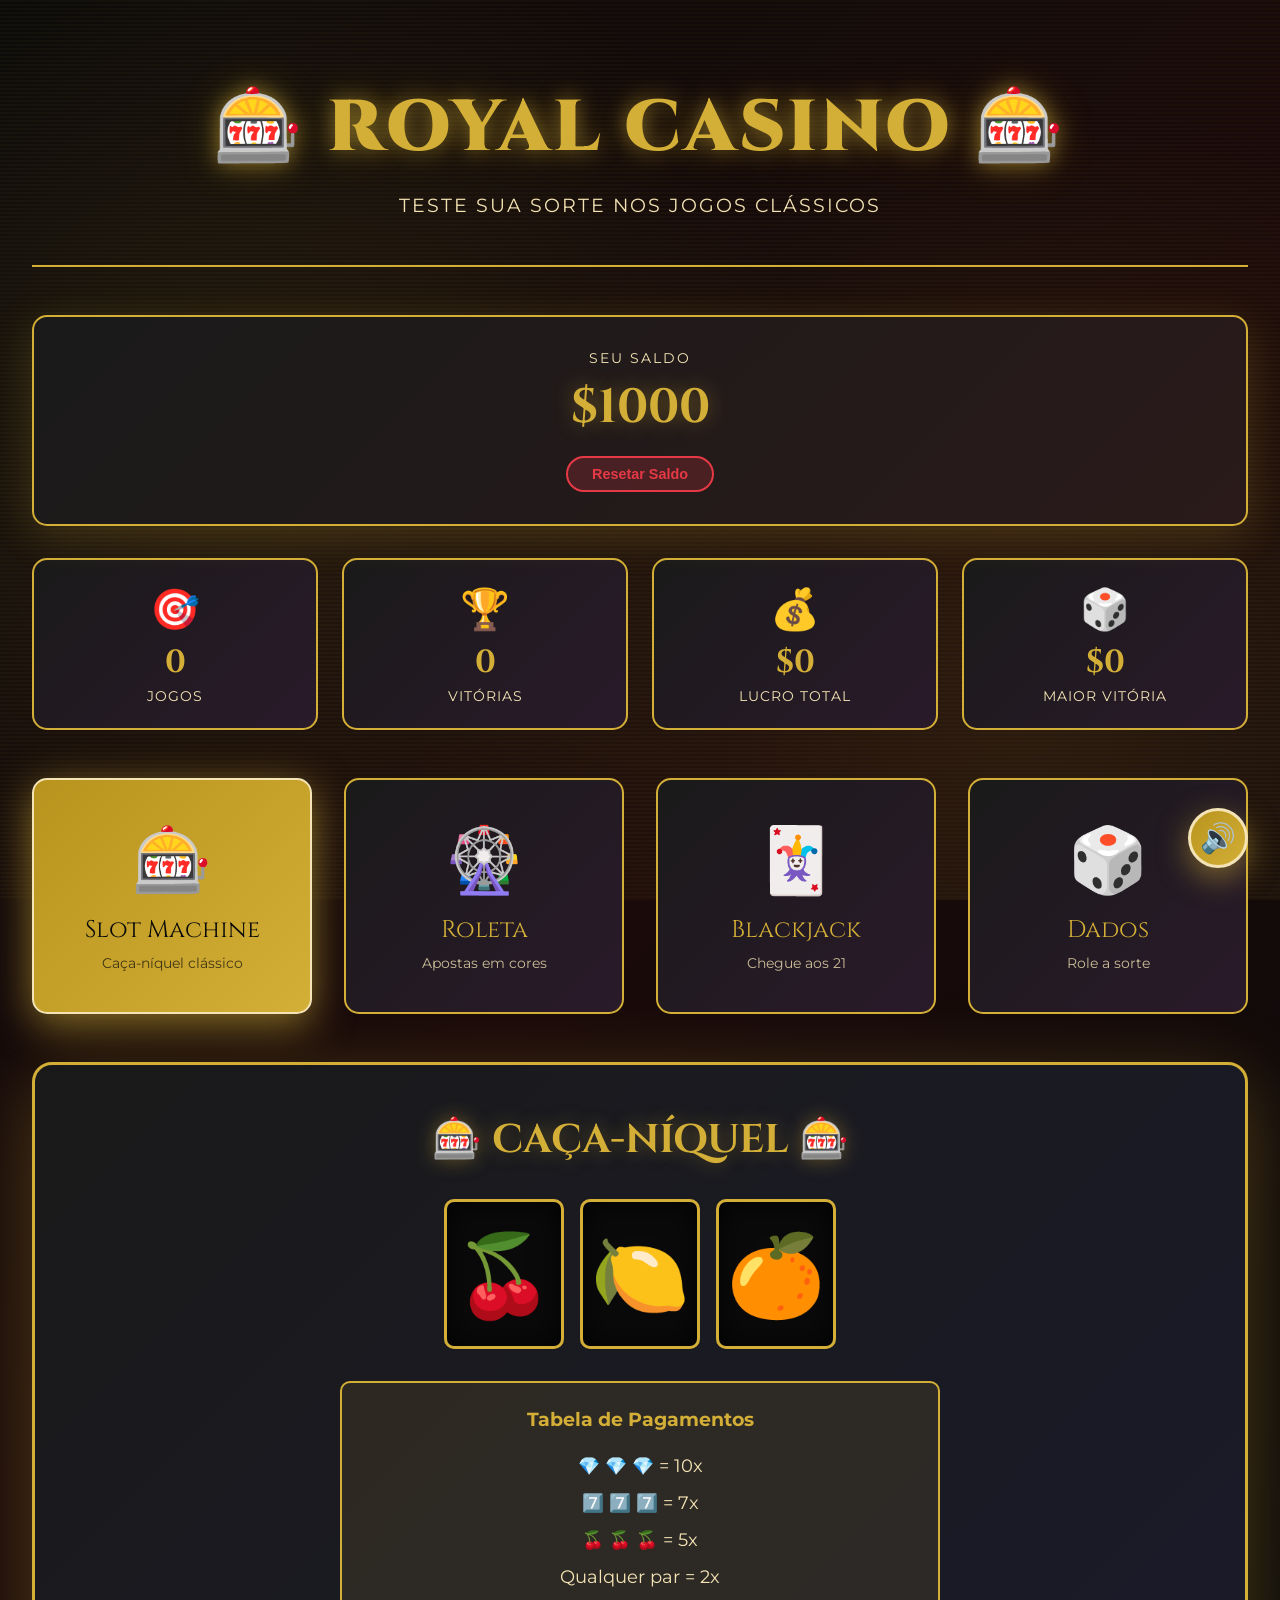
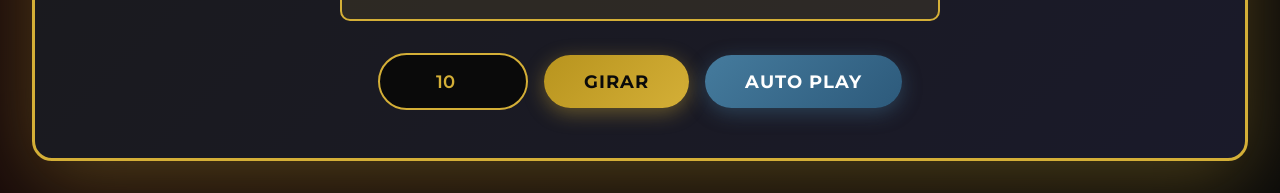
<file: cassino/index.html>
<!DOCTYPE html>
<html lang="pt-BR">
<head>
    <meta charset="UTF-8">
    <meta name="viewport" content="width=device-width, initial-scale=1.0">
    <meta name="description" content="Royal Casino - Jogue Slot Machine, Roleta, Blackjack e Dados online. Teste sua sorte nos melhores jogos de casino!">
    <meta name="keywords" content="casino, slots, roleta, blackjack, dados, jogos de azar">
    <title>🎰 Royal Casino - Jogos de Sorte Premium</title>
    
    <!-- Preconnect para performance -->
    <link rel="preconnect" href="https://fonts.googleapis.com">
    <link rel="preconnect" href="https://fonts.gstatic.com" crossorigin>
    
    <!-- Google Fonts -->
    <link href="https://fonts.googleapis.com/css2?family=Cinzel:wght@400;600;700;900&family=Montserrat:wght@300;400;500;600;700&display=swap" rel="stylesheet">
    
    <!-- CSS Externo -->
    <link rel="stylesheet" href="casino-style.css">
    
    <!-- Favicon -->
    <link rel="icon" href="data:image/svg+xml,<svg xmlns='http://www.w3.org/2000/svg' viewBox='0 0 100 100'><text y='.9em' font-size='90'>🎰</text></svg>">
</head>
<body>
    <div class="container">
        <!-- Header -->
        <header>
            <h1>🎰 ROYAL CASINO 🎰</h1>
            <p class="tagline">Teste sua sorte nos jogos clássicos</p>
        </header>

        <!-- Balance Display -->
        <div class="balance-container">
            <div class="balance-label">Seu Saldo</div>
            <div class="balance-amount" id="balance">$1000</div>
            <button class="reset-btn" onclick="resetBalance()">Resetar Saldo</button>
        </div>

        <!-- Statistics -->
        <div class="stats-container">
            <div class="stat-card">
                <div class="stat-icon">🎯</div>
                <div class="stat-value" id="total-games">0</div>
                <div class="stat-label">Jogos</div>
            </div>
            <div class="stat-card">
                <div class="stat-icon">🏆</div>
                <div class="stat-value" id="total-wins">0</div>
                <div class="stat-label">Vitórias</div>
            </div>
            <div class="stat-card">
                <div class="stat-icon">💰</div>
                <div class="stat-value" id="total-profit">$0</div>
                <div class="stat-label">Lucro Total</div>
            </div>
            <div class="stat-card">
                <div class="stat-icon">🎲</div>
                <div class="stat-value" id="biggest-win">$0</div>
                <div class="stat-label">Maior Vitória</div>
            </div>
        </div>

        <!-- Game Selection -->
        <div class="game-selection">
            <div class="game-btn" onclick="selectGame('slots')">
                <div class="game-icon">🎰</div>
                <div class="game-title">Slot Machine</div>
                <div class="game-desc">Caça-níquel clássico</div>
            </div>
            <div class="game-btn" onclick="selectGame('roulette')">
                <div class="game-icon">🎡</div>
                <div class="game-title">Roleta</div>
                <div class="game-desc">Apostas em cores</div>
            </div>
            <div class="game-btn" onclick="selectGame('blackjack')">
                <div class="game-icon">🃏</div>
                <div class="game-title">Blackjack</div>
                <div class="game-desc">Chegue aos 21</div>
            </div>
            <div class="game-btn" onclick="selectGame('craps')">
                <div class="game-icon">🎲</div>
                <div class="game-title">Dados</div>
                <div class="game-desc">Role a sorte</div>
            </div>
        </div>

        <!-- Slot Machine Game -->
        <div class="game-container" id="slots-game">
            <div class="slot-machine">
                <h2 class="game-header">🎰 CAÇA-NÍQUEL 🎰</h2>
                
                <div class="slots-display">
                    <div class="slot-reel" id="reel1">🍒</div>
                    <div class="slot-reel" id="reel2">🍋</div>
                    <div class="slot-reel" id="reel3">🍊</div>
                </div>

                <div class="payout-table">
                    <h3>Tabela de Pagamentos</h3>
                    <div class="payout-row">💎 💎 💎 = 10x</div>
                    <div class="payout-row">7️⃣ 7️⃣ 7️⃣ = 7x</div>
                    <div class="payout-row">🍒 🍒 🍒 = 5x</div>
                    <div class="payout-row">Qualquer par = 2x</div>
                </div>

                <div id="slot-message" class="message" style="display: none;"></div>

                <div class="game-controls">
                    <input type="number" class="bet-input" id="slot-bet" value="10" min="1" max="100">
                    <button class="control-btn" onclick="spinSlots()">GIRAR</button>
                    <button class="control-btn secondary" onclick="autoPlay('slots')">AUTO PLAY</button>
                </div>
            </div>
        </div>

        <!-- Roulette Game -->
        <div class="game-container" id="roulette-game">
            <div class="roulette-game">
                <h2 class="game-header">🎡 ROLETA 🎡</h2>
                
                <div class="roulette-wheel" id="roulette-wheel">
                    <div class="roulette-ball"></div>
                    <div class="roulette-center"></div>
                    <div class="roulette-pointer"></div>
                </div>

                <div class="betting-board">
                    <div class="bet-option red" onclick="betRoulette('red')">
                        <div class="bet-title">VERMELHO</div>
                        <div class="bet-multiplier">2x</div>
                    </div>
                    <div class="bet-option black" onclick="betRoulette('black')">
                        <div class="bet-title">PRETO</div>
                        <div class="bet-multiplier">2x</div>
                    </div>
                    <div class="bet-option green" onclick="betRoulette('green')">
                        <div class="bet-title">VERDE (0)</div>
                        <div class="bet-multiplier">35x</div>
                    </div>
                </div>

                <div class="roulette-history">
                    <div class="history-label">Últimos Resultados:</div>
                    <div class="history-items" id="roulette-history"></div>
                </div>

                <div id="roulette-message" class="message" style="display: none;"></div>

                <div class="game-controls">
                    <input type="number" class="bet-input" id="roulette-bet" value="10" min="1" max="100">
                    <span class="bet-label">Valor da Aposta</span>
                </div>
            </div>
        </div>

        <!-- Blackjack Game -->
        <div class="game-container" id="blackjack-game">
            <div class="blackjack-game">
                <h2 class="game-header">🃏 BLACKJACK 21 🃏</h2>
                
                <div class="blackjack-table">
                    <div class="hand-section">
                        <div class="hand-label">
                            <span>🎩 Dealer</span>
                            <span class="score" id="dealer-score"></span>
                        </div>
                        <div class="cards-container" id="dealer-cards"></div>
                    </div>

                    <div class="table-divider"></div>

                    <div class="hand-section">
                        <div class="hand-label">
                            <span>👤 Você</span>
                            <span class="score" id="player-score"></span>
                        </div>
                        <div class="cards-container" id="player-cards"></div>
                    </div>
                </div>

                <div class="blackjack-info">
                    <div class="info-box">
                        <strong>Regras:</strong> Chegue o mais perto de 21 sem estourar. 
                        Dealer para em 17. Blackjack paga 2x!
                    </div>
                </div>

                <div id="blackjack-message" class="message" style="display: none;"></div>

                <div class="game-controls">
                    <input type="number" class="bet-input" id="blackjack-bet" value="10" min="1" max="100">
                    <button class="control-btn" onclick="startBlackjack()" id="bj-start">JOGAR</button>
                    <button class="control-btn" onclick="hit()" id="bj-hit" style="display: none;">PEDIR CARTA</button>
                    <button class="control-btn secondary" onclick="stand()" id="bj-stand" style="display: none;">PARAR</button>
                    <button class="control-btn danger" onclick="surrender()" id="bj-surrender" style="display: none;">DESISTIR (50%)</button>
                </div>
            </div>
        </div>

        <!-- Craps/Dados Game -->
        <div class="game-container" id="craps-game">
            <div class="craps-game">
                <h2 class="game-header">🎲 DADOS (CRAPS) 🎲</h2>
                
                <div class="dice-container">
                    <div class="die" id="die1">⚀</div>
                    <div class="die" id="die2">⚀</div>
                </div>

                <div class="dice-result" id="dice-result">Role os dados!</div>

                <div class="craps-history">
                    <div class="history-label">Últimas Rodadas:</div>
                    <div class="history-items" id="craps-history"></div>
                </div>

                <div id="craps-message" class="message" style="display: none;"></div>

                <div class="craps-rules">
                    <h3>📋 Regras do Craps</h3>
                    <div class="rules-grid">
                        <div class="rule-item win">
                            <div class="rule-number">7 ou 11</div>
                            <div class="rule-result">Vitória (2x)</div>
                        </div>
                        <div class="rule-item lose">
                            <div class="rule-number">2, 3 ou 12</div>
                            <div class="rule-result">Derrota</div>
                        </div>
                        <div class="rule-item draw">
                            <div class="rule-number">4, 5, 6, 8, 9, 10</div>
                            <div class="rule-result">Empate (devolução)</div>
                        </div>
                    </div>
                </div>

                <div class="game-controls">
                    <input type="number" class="bet-input" id="craps-bet" value="10" min="1" max="100">
                    <button class="control-btn" onclick="rollDice()">ROLAR DADOS</button>
                </div>
            </div>
        </div>
    </div>

    <!-- Sound Toggle Button -->
    <button class="sound-toggle" onclick="toggleSound()" id="sound-toggle">
        🔊
    </button>

    <!-- JavaScript Externo -->
    <script src="casino-script.js"></script>
</body>
</html>
</file>
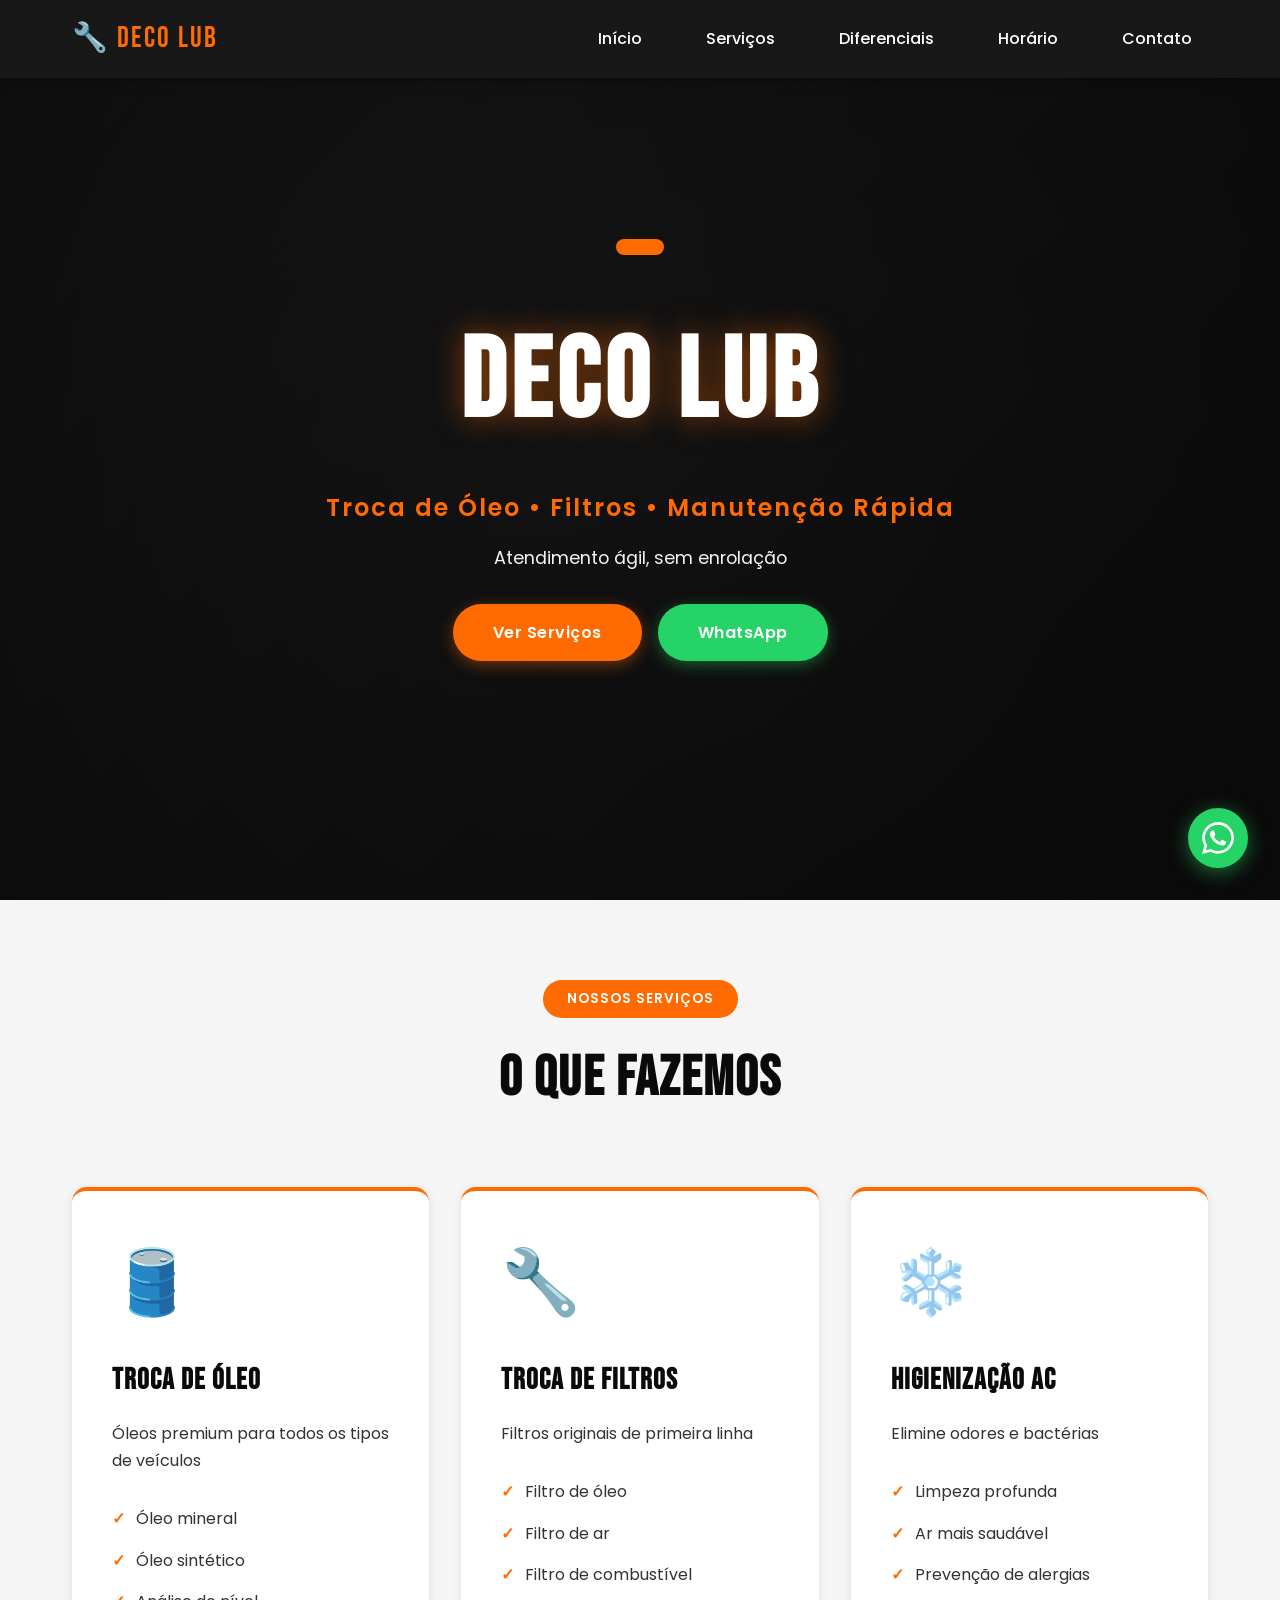
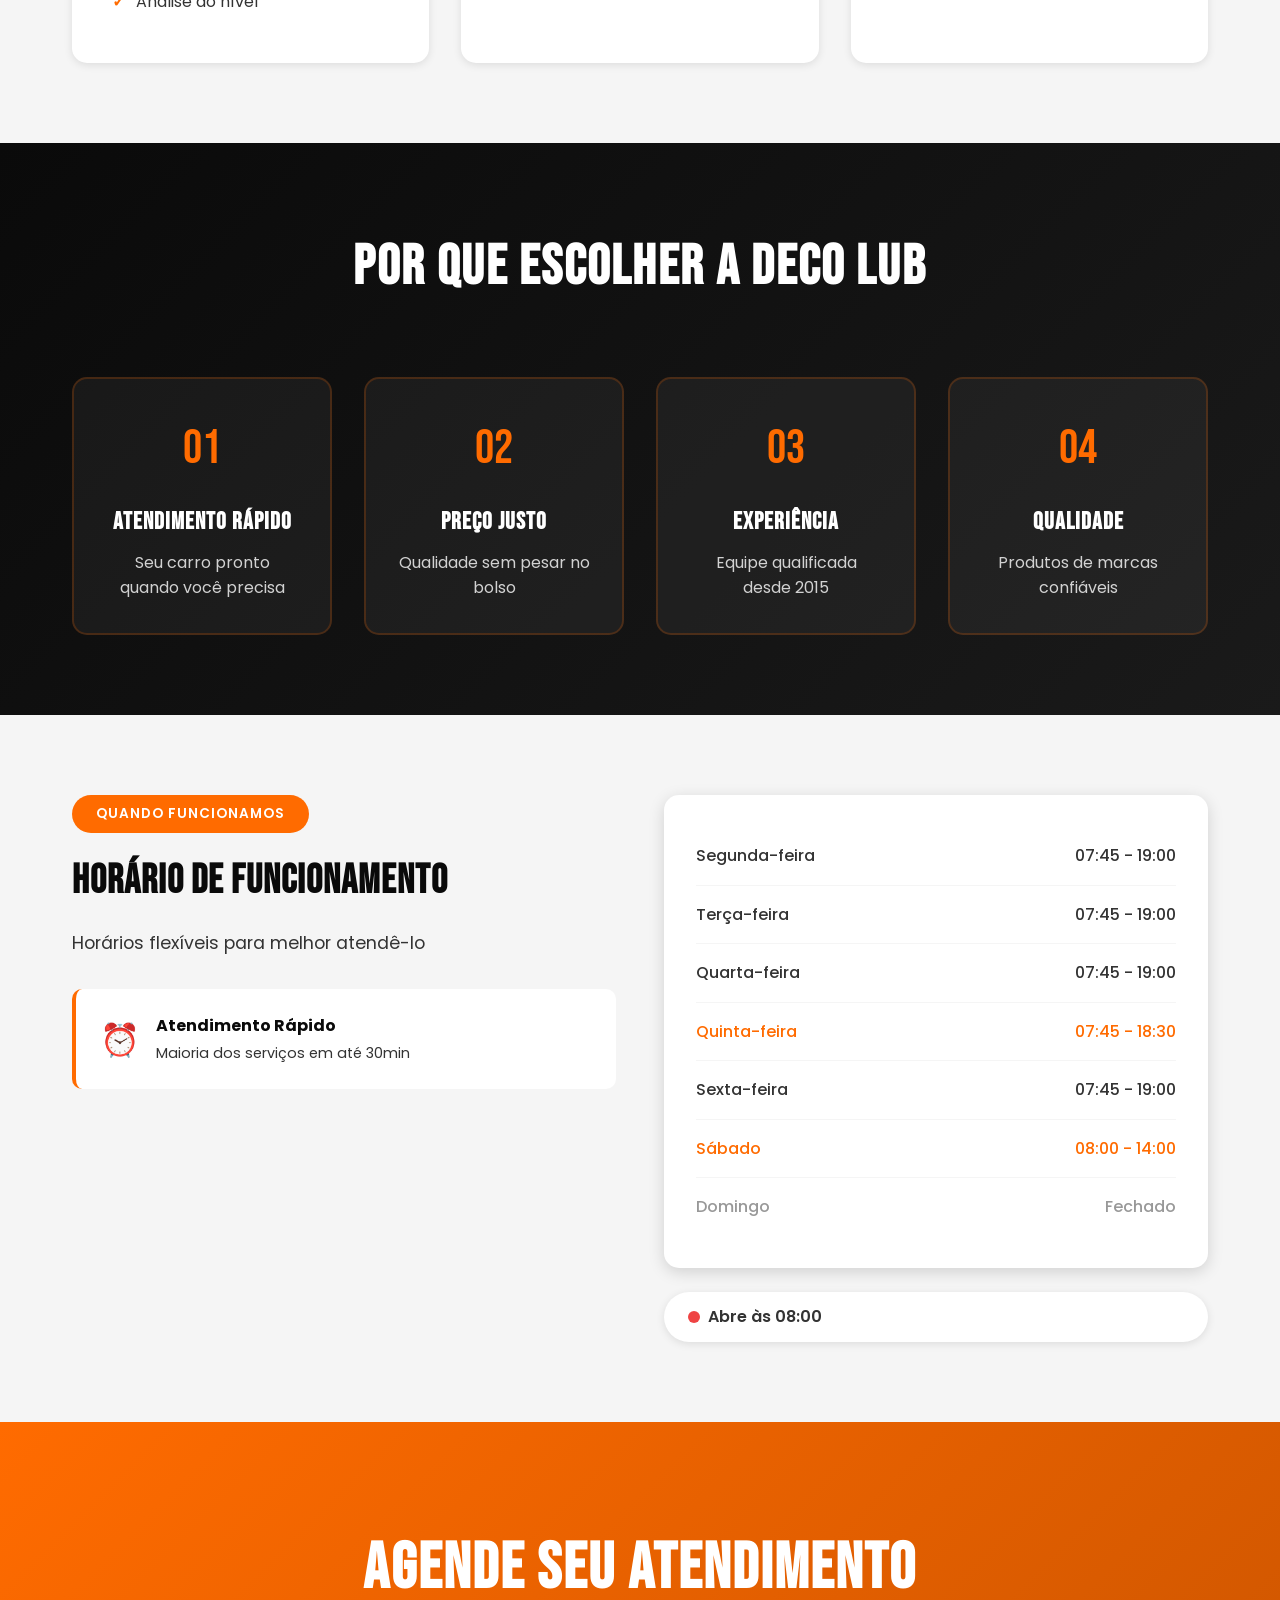
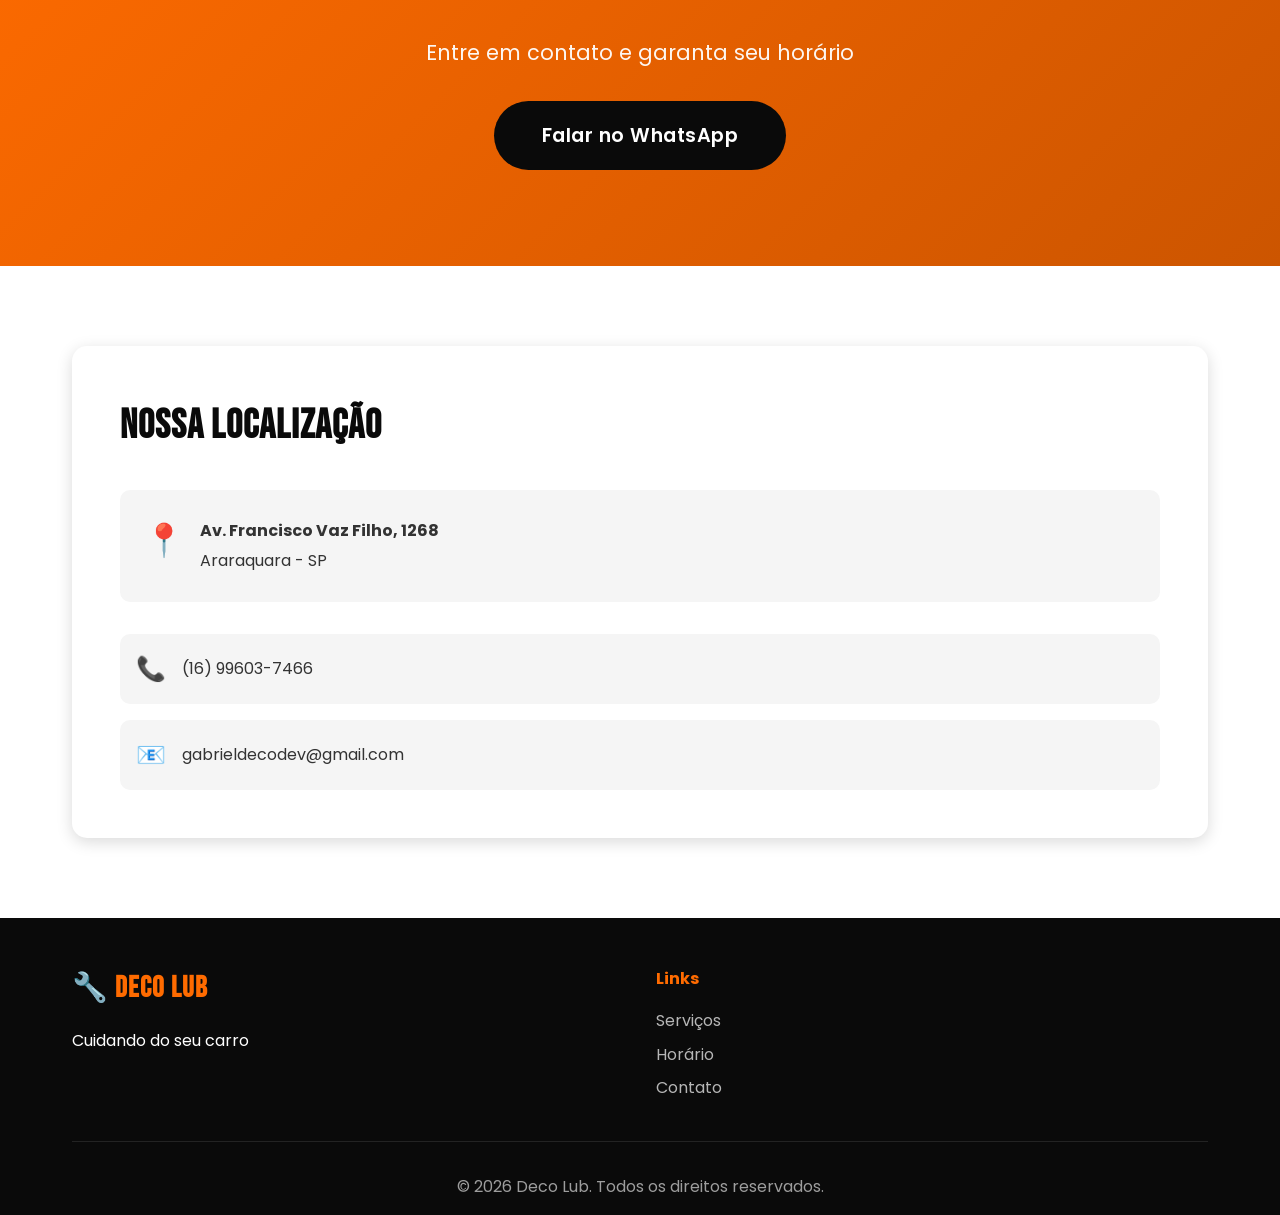
<file: Deco lub/index.html>
<!DOCTYPE html>
<html lang="pt-BR">
<head>
    <!-- Meta Tags Essenciais -->
    <meta charset="UTF-8">
    <meta name="viewport" content="width=device-width, initial-scale=1.0">
    <meta name="description" content="Deco Lub - Especialistas em troca de óleo, filtros e manutenção automotiva rápida em Ribeirão Preto. Atendimento ágil, preço justo e qualidade garantida.">
    <meta name="keywords" content="troca de óleo, filtros automotivos, manutenção de carro, Ribeirão Preto, oficina mecânica">
    
    <!-- Favicon -->
    <link rel="shortcut icon" href="favicon.ico" type="image/x-icon">
    
    <!-- Google Fonts -->
    <link rel="preconnect" href="https://fonts.googleapis.com">
    <link rel="preconnect" href="https://fonts.gstatic.com" crossorigin>
    <link href="https://fonts.googleapis.com/css2?family=Bebas+Neue&family=Poppins:wght@300;400;500;600;700&display=swap" rel="stylesheet">
    
    <!-- CSS Externo -->
    <link rel="stylesheet" href="decolub-style.css">
    
    <title>Deco Lub - Troca de Óleo e Manutenção Automotiva</title>
</head>
<body>
    <!-- Loading Screen -->
    <div class="loading-screen" id="loading">
        <div class="oil-drop"></div>
    </div>

    <!-- Navigation -->
    <nav class="navbar" id="navbar">
        <div class="nav-container">
            <div class="nav-logo">
                <span>🔧 DECO LUB</span>
            </div>
            <button class="nav-toggle" id="navToggle">
                <span></span>
                <span></span>
                <span></span>
            </button>
            <ul class="nav-menu" id="navMenu">
                <li><a href="#hero">Início</a></li>
                <li><a href="#servicos">Serviços</a></li>
                <li><a href="#diferenciais">Diferenciais</a></li>
                <li><a href="#horario">Horário</a></li>
                <li><a href="#contato">Contato</a></li>
            </ul>
        </div>
    </nav>

    <!-- Hero -->
    <header class="hero" id="hero">
        <div class="hero-overlay"></div>
        <div class="hero-content">
            <div class="hero-badge"></div>
            <h1>DECO LUB</h1>
            <p class="hero-subtitle">Troca de Óleo • Filtros • Manutenção Rápida</p>
            <p class="hero-description">Atendimento ágil, sem enrolação</p>
            <div class="hero-buttons">
                <a href="#servicos" class="btn btn-primary">Ver Serviços</a>
                <a href="https://wa.me/5516996037466?text=Olá!%20Gostaria%20de%20agendar" 
                   target="_blank" class="btn btn-whatsapp">WhatsApp</a>
            </div>
        </div>
    </header>

    <main>
        <!-- Serviços -->
        <section id="servicos" class="section services">
            <div class="container">
                <div class="section-header">
                    <span class="tag">Nossos Serviços</span>
                    <h2>O Que Fazemos</h2>
                </div>

                <div class="services-grid">
                    <div class="service-card">
                        <div class="service-icon">🛢️</div>
                        <h3>Troca de Óleo</h3>
                        <p>Óleos premium para todos os tipos de veículos</p>
                        <ul>
                            <li>Óleo mineral</li>
                            <li>Óleo sintético</li>
                            <li>Análise do nível</li>
                        </ul>
                    </div>

                    <div class="service-card">
                        <div class="service-icon">🔧</div>
                        <h3>Troca de Filtros</h3>
                        <p>Filtros originais de primeira linha</p>
                        <ul>
                            <li>Filtro de óleo</li>
                            <li>Filtro de ar</li>
                            <li>Filtro de combustível</li>
                        </ul>
                    </div>

                    <div class="service-card">
                        <div class="service-icon">❄️</div>
                        <h3>Higienização AC</h3>
                        <p>Elimine odores e bactérias</p>
                        <ul>
                            <li>Limpeza profunda</li>
                            <li>Ar mais saudável</li>
                            <li>Prevenção de alergias</li>
                        </ul>
                    </div>
                </div>
            </div>
        </section>

        <!-- Diferenciais -->
        <section id="diferenciais" class="section differentials">
            <div class="container">
                <div class="section-header">
                    <h2>Por Que Escolher a Deco Lub</h2>
                </div>

                <div class="diff-grid">
                    <div class="diff-item">
                        <div class="diff-number">01</div>
                        <h3>Atendimento Rápido</h3>
                        <p>Seu carro pronto quando você precisa</p>
                    </div>
                    <div class="diff-item">
                        <div class="diff-number">02</div>
                        <h3>Preço Justo</h3>
                        <p>Qualidade sem pesar no bolso</p>
                    </div>
                    <div class="diff-item">
                        <div class="diff-number">03</div>
                        <h3>Experiência</h3>
                        <p>Equipe qualificada desde 2015</p>
                    </div>
                    <div class="diff-item">
                        <div class="diff-number">04</div>
                        <h3>Qualidade</h3>
                        <p>Produtos de marcas confiáveis</p>
                    </div>
                </div>
            </div>
        </section>

        <!-- Horário -->
        <section id="horario" class="section schedule">
            <div class="container">
                <div class="schedule-wrapper">
                    <div class="schedule-info">
                        <span class="tag">Quando Funcionamos</span>
                        <h2>Horário de Funcionamento</h2>
                        <p>Horários flexíveis para melhor atendê-lo</p>
                        
                        <div class="highlight">
                            <span>⏰</span>
                            <div>
                                <strong>Atendimento Rápido</strong>
                                <p>Maioria dos serviços em até 30min</p>
                            </div>
                        </div>
                    </div>

                    <div class="schedule-hours">
                        <div class="hours-card">
                            <div class="day-row">
                                <span>Segunda-feira</span>
                                <span>07:45 - 19:00</span>
                            </div>
                            <div class="day-row">
                                <span>Terça-feira</span>
                                <span>07:45 - 19:00</span>
                            </div>
                            <div class="day-row">
                                <span>Quarta-feira</span>
                                <span>07:45 - 19:00</span>
                            </div>
                            <div class="day-row special">
                                <span>Quinta-feira</span>
                                <span>07:45 - 18:30</span>
                            </div>
                            <div class="day-row">
                                <span>Sexta-feira</span>
                                <span>07:45 - 19:00</span>
                            </div>
                            <div class="day-row special">
                                <span>Sábado</span>
                                <span>08:00 - 14:00</span>
                            </div>
                            <div class="day-row closed">
                                <span>Domingo</span>
                                <span>Fechado</span>
                            </div>
                        </div>

                        <div class="status-badge" id="statusBadge">
                            <div class="status-dot"></div>
                            <span>Verificando...</span>
                        </div>
                    </div>
                </div>
            </div>
        </section>

        <!-- CTA -->
        <section id="contato" class="section cta">
            <div class="cta-content">
                <h2>Agende seu Atendimento</h2>
                <p>Entre em contato e garanta seu horário</p>
                <a href="https://wa.me/5516996037466?text=Olá!%20Gostaria%20de%20agendar" 
                   target="_blank" class="btn btn-cta">
                    Falar no WhatsApp
                </a>
            </div>
        </section>

        <!-- Localização -->
        <section class="section location">
            <div class="container">
                <div class="location-wrapper">
                    <div class="location-info">
                        <h2>Nossa Localização</h2>
                        <div class="address">
                            <span>📍</span>
                            <div>
                                <p><strong>Av. Francisco Vaz Filho, 1268</strong></p>
                                <p>Araraquara - SP</p>
                            </div>
                        </div>
                        <div class="contact-info">
                            <div><span>📞</span> (16) 99603-7466</div>
                            <div><span>📧</span> gabrieldecodev@gmail.com</div>
                        </div>
                    </div>
                </div>
            </div>
        </section>
    </main>

    <!-- Footer -->
    <footer class="footer">
        <div class="container">
            <div class="footer-content">
                <div>
                    <h3>🔧 DECO LUB</h3>
                    <p>Cuidando do seu carro</p>
                </div>
                <div>
                    <h4>Links</h4>
                    <ul>
                        <li><a href="#servicos">Serviços</a></li>
                        <li><a href="#horario">Horário</a></li>
                        <li><a href="#contato">Contato</a></li>
                    </ul>
                </div>
            </div>
            <div class="footer-bottom">
                <p>&copy; 2026 Deco Lub. Todos os direitos reservados.</p>
            </div>
        </div>
    </footer>

    <!-- WhatsApp Flutuante -->
    <a href="https://wa.me/5516996037466" target="_blank" class="whatsapp-float">
        <svg width="32" height="32" viewBox="0 0 24 24" fill="white">
            <path d="M17.472 14.382c-.297-.149-1.758-.867-2.03-.967-.273-.099-.471-.148-.67.15-.197.297-.767.966-.94 1.164-.173.199-.347.223-.644.075-.297-.15-1.255-.463-2.39-1.475-.883-.788-1.48-1.761-1.653-2.059-.173-.297-.018-.458.13-.606.134-.133.298-.347.446-.52.149-.174.198-.298.298-.497.099-.198.05-.371-.025-.52-.075-.149-.669-1.612-.916-2.207-.242-.579-.487-.5-.669-.51-.173-.008-.371-.01-.57-.01-.198 0-.52.074-.792.372-.272.297-1.04 1.016-1.04 2.479 0 1.462 1.065 2.875 1.213 3.074.149.198 2.096 3.2 5.077 4.487.709.306 1.262.489 1.694.625.712.227 1.36.195 1.871.118.571-.085 1.758-.719 2.006-1.413.248-.694.248-1.289.173-1.413-.074-.124-.272-.198-.57-.347m-5.421 7.403h-.004a9.87 9.87 0 01-5.031-1.378l-.361-.214-3.741.982.998-3.648-.235-.374a9.86 9.86 0 01-1.51-5.26c.001-5.45 4.436-9.884 9.888-9.884 2.64 0 5.122 1.03 6.988 2.898a9.825 9.825 0 012.893 6.994c-.003 5.45-4.437 9.884-9.885 9.884m8.413-18.297A11.815 11.815 0 0012.05 0C5.495 0 .16 5.335.157 11.892c0 2.096.547 4.142 1.588 5.945L.057 24l6.305-1.654a11.882 11.882 0 005.683 1.448h.005c6.554 0 11.89-5.335 11.893-11.893a11.821 11.821 0 00-3.48-8.413Z"/>
        </svg>
    </a>

    <!-- Botão Topo -->
    <button class="back-to-top" id="backToTop">↑</button>

    <!-- JavaScript -->
    <script src="decolub-script.js"></script>
</body>
</html>
</file>
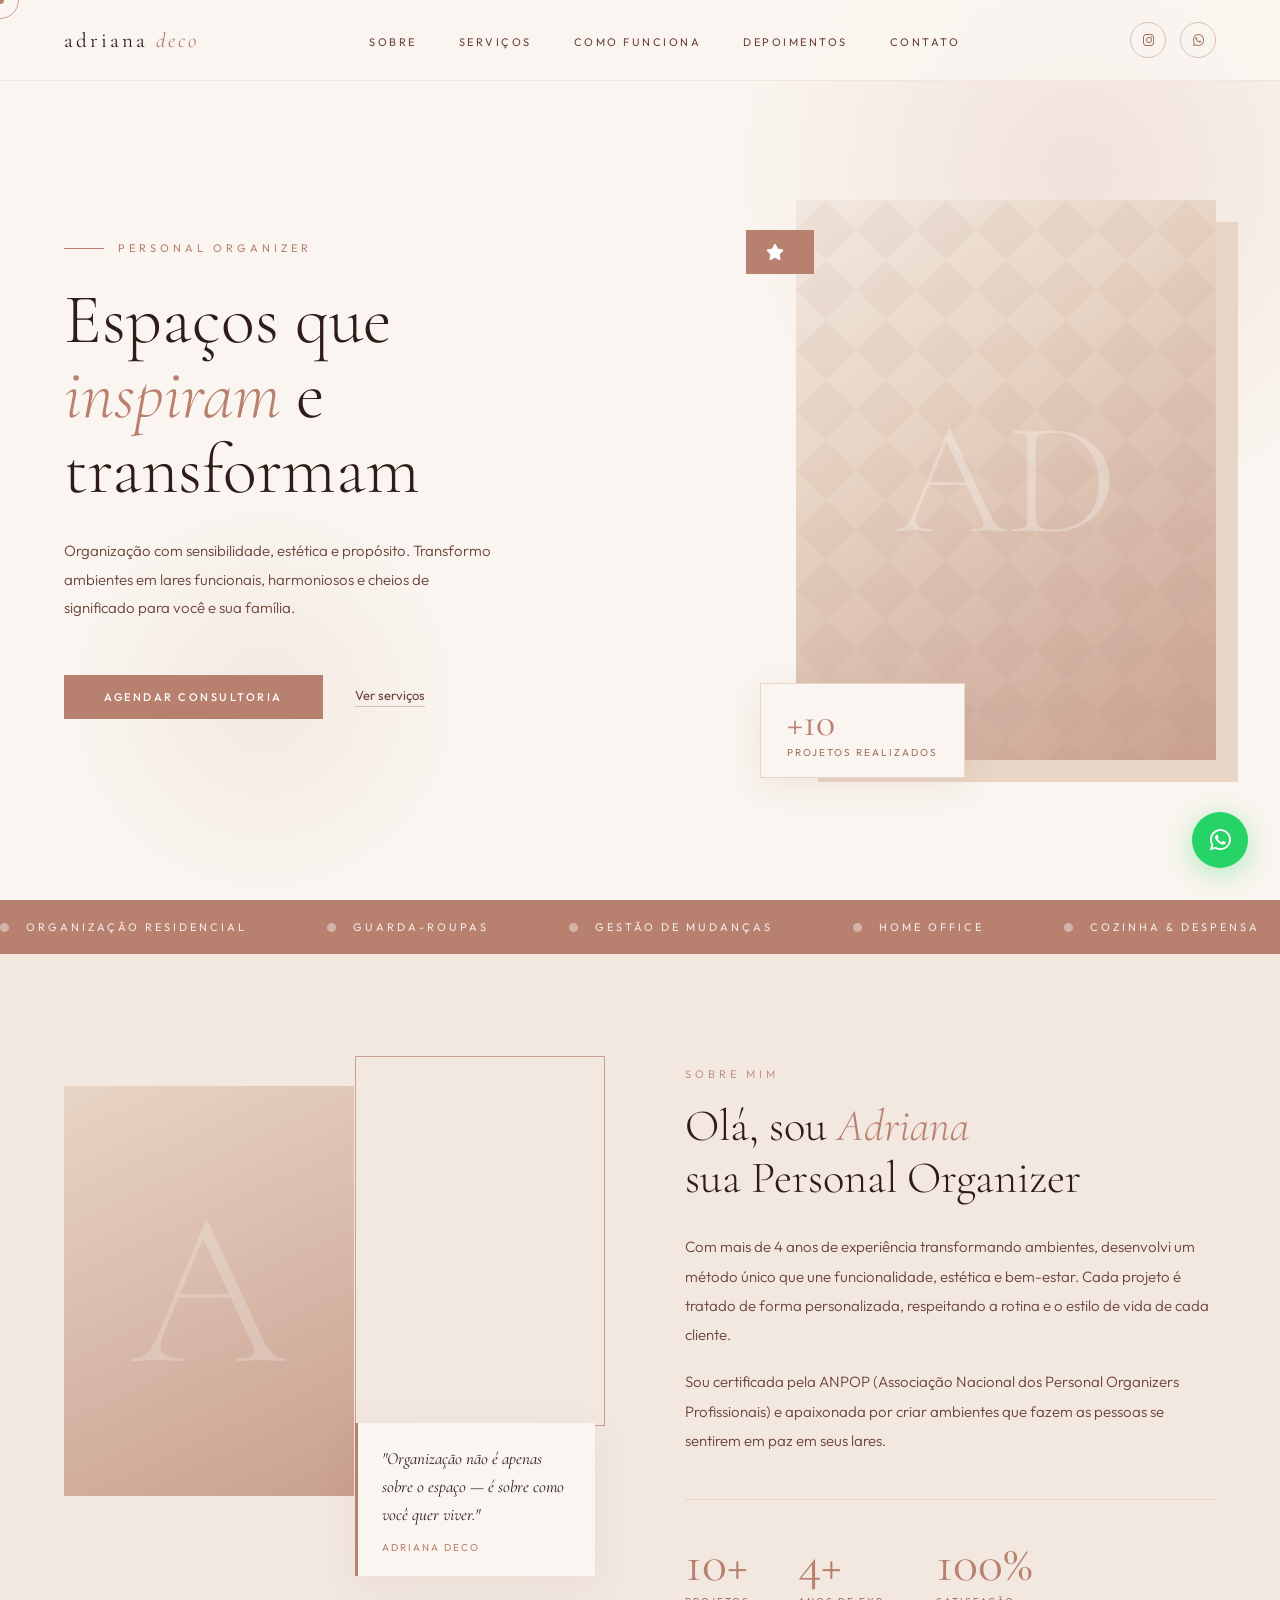
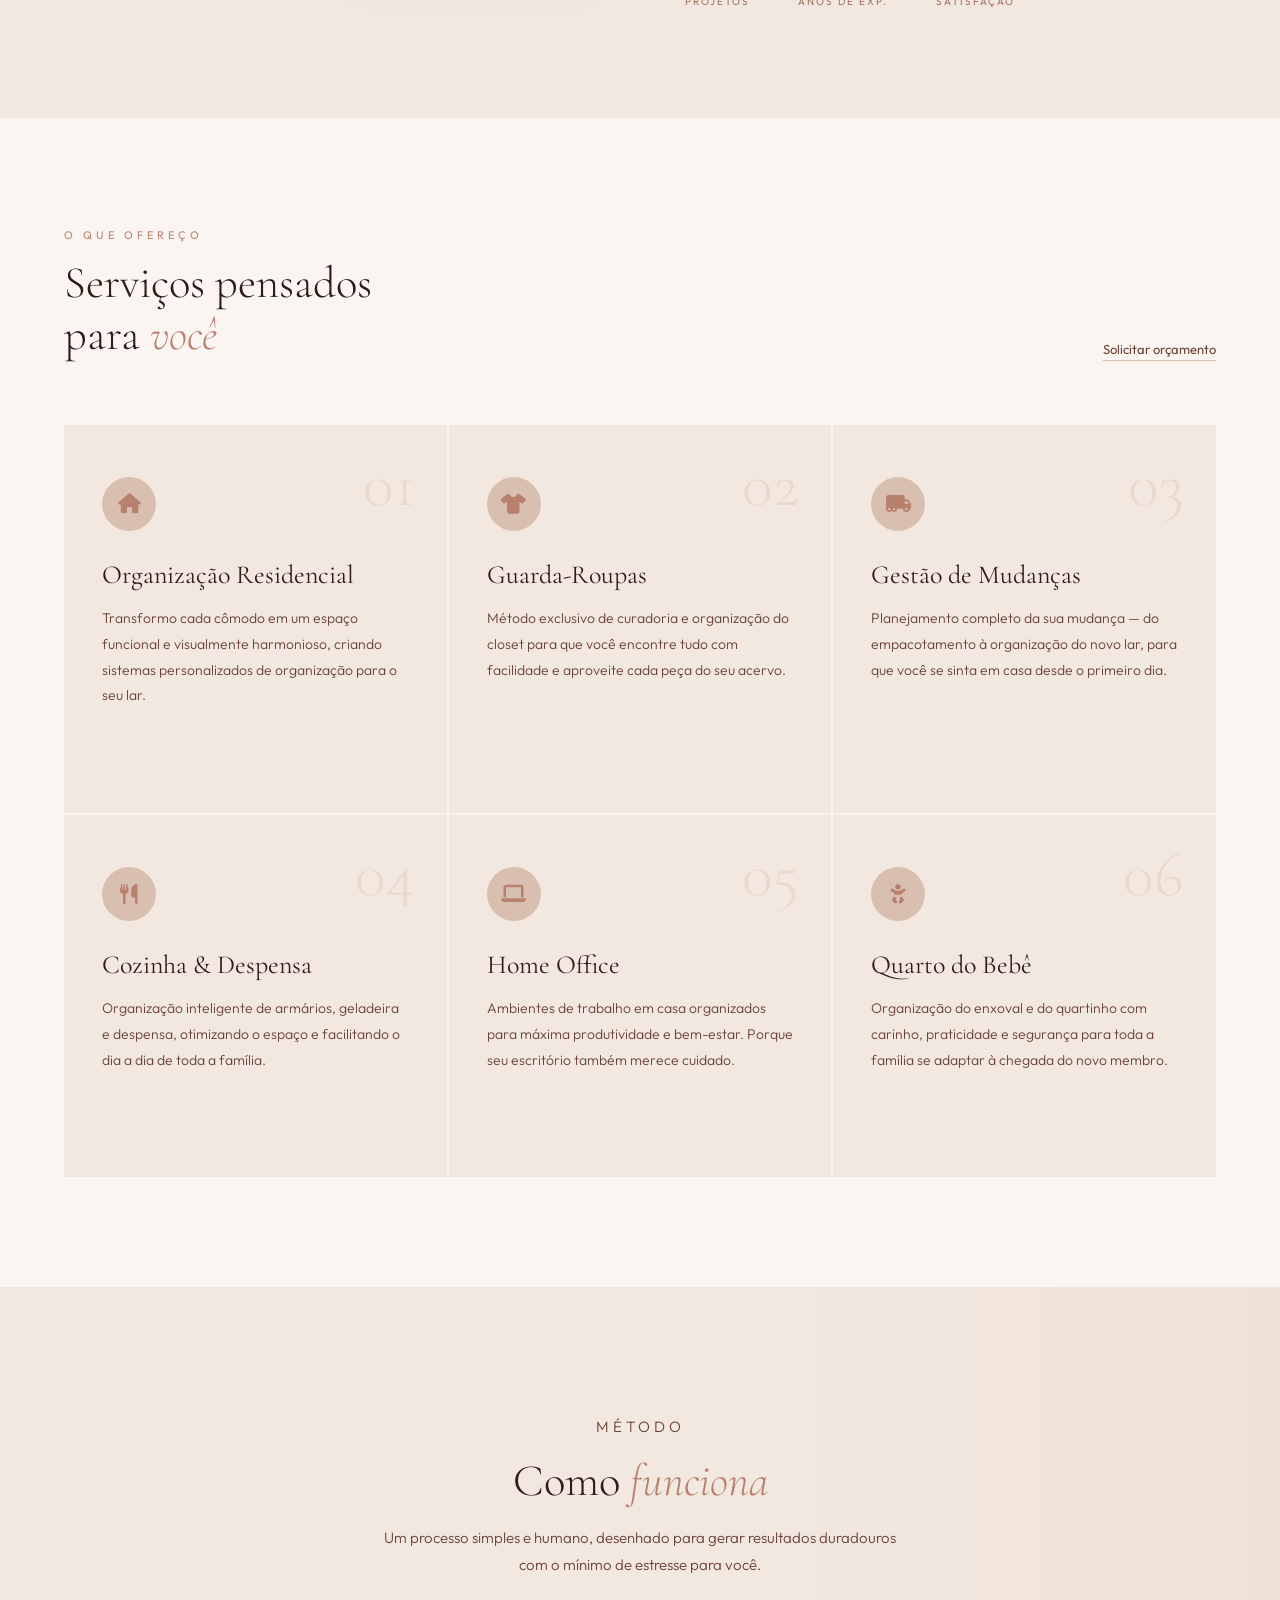
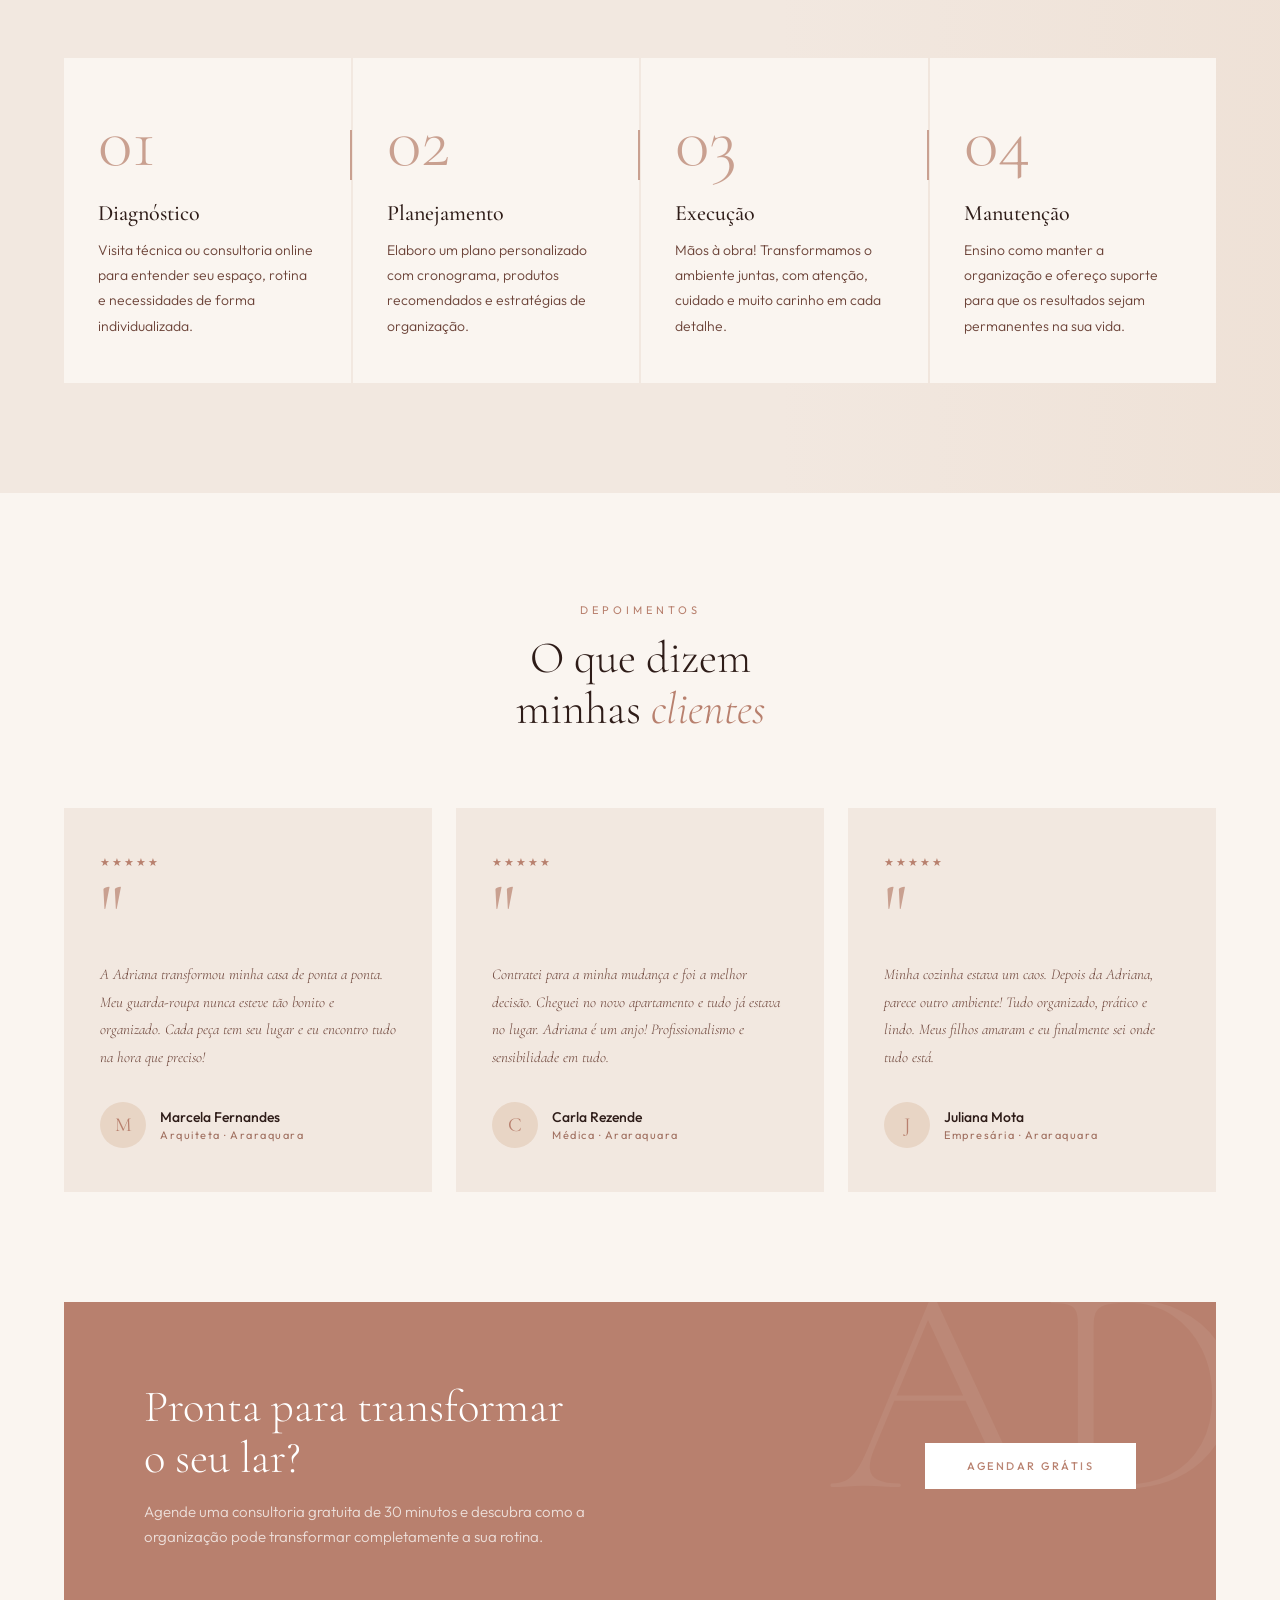
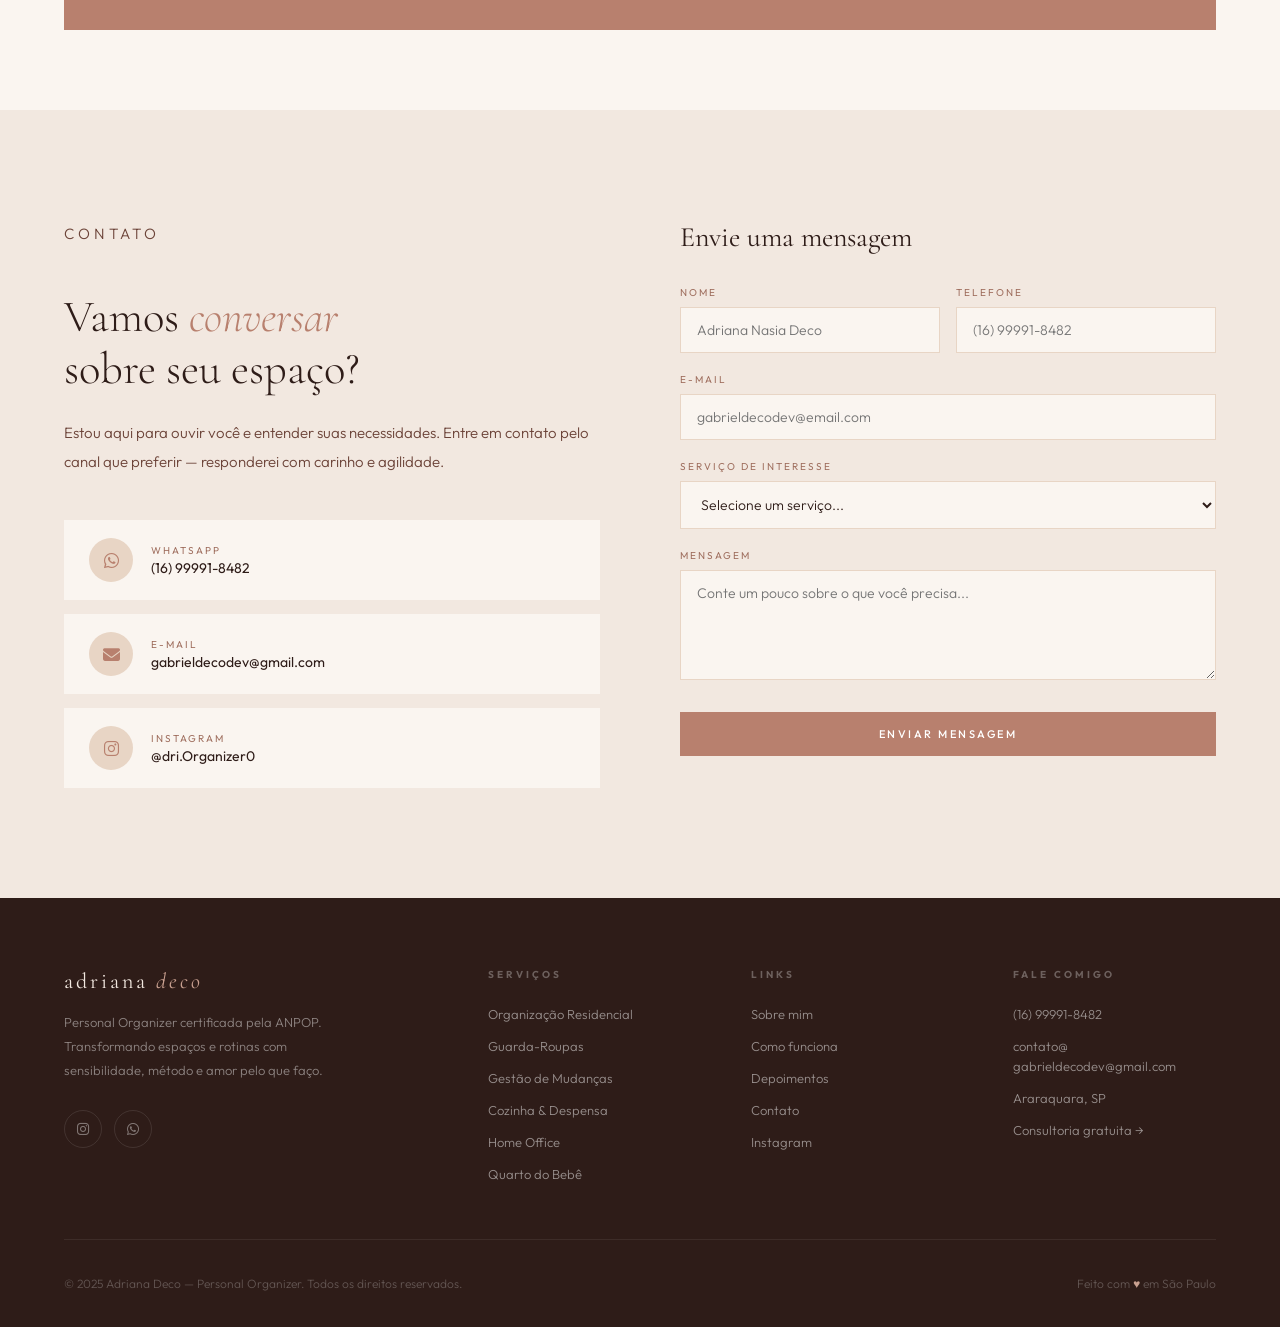
<file: dri/index.html>
<!DOCTYPE html>
<html lang="pt-BR">
<head>
<meta charset="UTF-8" />
<meta name="viewport" content="width=device-width, initial-scale=1.0" />
<title>Adriana Deco — Personal Organizer</title>
<link href="https://fonts.googleapis.com/css2?family=Cormorant+Garamond:ital,wght@0,300;0,400;0,500;0,600;1,300;1,400;1,500&family=Outfit:wght@300;400;500&display=swap" rel="stylesheet" />
<link rel="stylesheet" href="https://cdnjs.cloudflare.com/ajax/libs/font-awesome/6.5.0/css/all.min.css" />
<link rel="stylesheet" href="style.css">
</head>
<body>

<div id="cursor-dot"></div>
<div id="cursor-ring"></div>

<!-- WHATSAPP FLUTUANTE -->
<a href="https://wa.me/5516999918482?text=Olá%20Adriana!%20Gostaria%20de%20saber%20mais%20sobre%20seus%20serviços."
   target="_blank" rel="noopener" class="wa-float" title="WhatsApp">
  <i class="fab fa-whatsapp"></i>
</a>

<!-- NAV -->
<nav>
  <a href="#inicio" class="nav-logo">adriana <span>deco</span></a>
  <ul class="nav-links">
    <li><a href="#sobre">Sobre</a></li>
    <li><a href="#servicos">Serviços</a></li>
    <li><a href="#processo">Como Funciona</a></li>
    <li><a href="#depoimentos">Depoimentos</a></li>
    <li><a href="#contato">Contato</a></li>
  </ul>
  <div class="nav-social">
    <a href="https://instagram.com/dri.organizer0" target="_blank" rel="noopener" title="Instagram"><i class="fab fa-instagram"></i></a>
    <a href="https://wa.me/5516999918482" target="_blank" rel="noopener" title="WhatsApp"><i class="fab fa-whatsapp"></i></a>
  </div>
  <button class="hamburger" id="menuBtn" aria-label="Menu">
    <span></span><span></span><span></span>
  </button>
</nav>

<!-- HERO -->
<section class="hero" id="inicio">
  <div class="hero-bg-circle c1"></div>
  <div class="hero-bg-circle c2"></div>
  <div>
    <p class="hero-eyebrow">Personal Organizer</p>
    <h1 class="hero-title">Espaços que<br><em>inspiram</em> e<br>transformam</h1>
    <p class="hero-desc">Organização com sensibilidade, estética e propósito. Transformo ambientes em lares funcionais, harmoniosos e cheios de significado para você e sua família.</p>
    <div class="hero-cta-row">
      <a href="https://wa.me/5516999918482?text=Olá%20Adriana!%20Quero%20agendar%20uma%20consultoria!" target="_blank" rel="noopener" class="btn-fill">Agendar Consultoria</a>
      <a href="#servicos" class="btn-outline">Ver serviços</a>
    </div>
  </div>
  <div class="hero-right">
    <div class="hero-card-wrap">
      <div class="hero-card-bg"></div>
      <div class="hero-card-main"><span class="hero-mono">AD</span></div>
      <div class="hero-badge">
        <div class="hero-badge-num">+10</div>
        <div class="hero-badge-text">Projetos realizados</div>
      </div>
      <div class="hero-badge2">
        <i class="fas fa-star"></i>
        <span></span>
      </div>
    </div>
  </div>
</section>

<!-- STRIP MARQUEE -->
<div class="strip">
  <div class="strip-inner">
    <span class="strip-item"><i class="fas fa-circle"></i> Organização Residencial</span>
    <span class="strip-item"><i class="fas fa-circle"></i> Guarda-Roupas</span>
    <span class="strip-item"><i class="fas fa-circle"></i> Gestão de Mudanças</span>
    <span class="strip-item"><i class="fas fa-circle"></i> Home Office</span>
    <span class="strip-item"><i class="fas fa-circle"></i> Cozinha & Despensa</span>
    <span class="strip-item"><i class="fas fa-circle"></i> Quarto do Bebê</span>
    <span class="strip-item"><i class="fas fa-circle"></i> Organização Residencial</span>
    <span class="strip-item"><i class="fas fa-circle"></i> Guarda-Roupas</span>
    <span class="strip-item"><i class="fas fa-circle"></i> Gestão de Mudanças</span>
    <span class="strip-item"><i class="fas fa-circle"></i> Home Office</span>
    <span class="strip-item"><i class="fas fa-circle"></i> Cozinha & Despensa</span>
    <span class="strip-item"><i class="fas fa-circle"></i> Quarto do Bebê</span>
  </div>
</div>

<!-- SOBRE -->
<section class="about" id="sobre">
  <div class="about-visual reveal">
    <div class="about-deco-line"></div>
    <div class="about-main-img"><span class="about-letter">A</span></div>
    <div class="about-quote-box">
      <blockquote>"Organização não é apenas sobre o espaço — é sobre como você quer viver."</blockquote>
      <cite>Adriana Deco</cite>
    </div>
  </div>
  <div class="about-content reveal">
    <p class="eyebrow">Sobre mim</p>
    <h2>Olá, sou <em>Adriana</em><br>sua Personal Organizer</h2>
    <p>Com mais de 4 anos de experiência transformando ambientes, desenvolvi um método único que une funcionalidade, estética e bem-estar. Cada projeto é tratado de forma personalizada, respeitando a rotina e o estilo de vida de cada cliente.</p>
    <p>Sou certificada pela ANPOP (Associação Nacional dos Personal Organizers Profissionais) e apaixonada por criar ambientes que fazem as pessoas se sentirem em paz em seus lares.</p>
    <div class="about-stats">
      <div>
        <div class="stat-num">10+</div>
        <div class="stat-label">Projetos</div>
      </div>
      <div>
        <div class="stat-num">4+</div>
        <div class="stat-label">Anos de exp.</div>
      </div>
      <div>
        <div class="stat-num">100%</div>
        <div class="stat-label">Satisfação</div>
      </div>
    </div>
  </div>
</section>

<!-- SERVIÇOS -->
<section class="services" id="servicos">
  <div class="services-top reveal">
    <div>
      <p class="section-eyebrow">O que ofereço</p>
      <h2 class="section-title">Serviços pensados<br>para <em>você</em></h2>
    </div>
    <a href="https://wa.me/5516999918482text=Olá%20Adriana!%20Quero%20agendar%20uma%20consultoria!" class="btn-outline">Solicitar orçamento</a>
  </div>
  <div class="services-grid">
    <div class="svc-card reveal">
      <span class="svc-num">01</span>
      <div class="svc-icon"><i class="fas fa-home"></i></div>
      <h3>Organização Residencial</h3>
      <p>Transformo cada cômodo em um espaço funcional e visualmente harmonioso, criando sistemas personalizados de organização para o seu lar.</p>
      <i class="fas fa-arrow-up-right svc-arrow"></i>
    </div>
    <div class="svc-card reveal">
      <span class="svc-num">02</span>
      <div class="svc-icon"><i class="fas fa-shirt"></i></div>
      <h3>Guarda-Roupas</h3>
      <p>Método exclusivo de curadoria e organização do closet para que você encontre tudo com facilidade e aproveite cada peça do seu acervo.</p>
      <i class="fas fa-arrow-up-right svc-arrow"></i>
    </div>
    <div class="svc-card reveal">
      <span class="svc-num">03</span>
      <div class="svc-icon"><i class="fas fa-truck-moving"></i></div>
      <h3>Gestão de Mudanças</h3>
      <p>Planejamento completo da sua mudança — do empacotamento à organização do novo lar, para que você se sinta em casa desde o primeiro dia.</p>
      <i class="fas fa-arrow-up-right svc-arrow"></i>
    </div>
    <div class="svc-card reveal">
      <span class="svc-num">04</span>
      <div class="svc-icon"><i class="fas fa-utensils"></i></div>
      <h3>Cozinha & Despensa</h3>
      <p>Organização inteligente de armários, geladeira e despensa, otimizando o espaço e facilitando o dia a dia de toda a família.</p>
      <i class="fas fa-arrow-up-right svc-arrow"></i>
    </div>
    <div class="svc-card reveal">
      <span class="svc-num">05</span>
      <div class="svc-icon"><i class="fas fa-laptop"></i></div>
      <h3>Home Office</h3>
      <p>Ambientes de trabalho em casa organizados para máxima produtividade e bem-estar. Porque seu escritório também merece cuidado.</p>
      <i class="fas fa-arrow-up-right svc-arrow"></i>
    </div>
    <div class="svc-card reveal">
      <span class="svc-num">06</span>
      <div class="svc-icon"><i class="fas fa-baby"></i></div>
      <h3>Quarto do Bebê</h3>
      <p>Organização do enxoval e do quartinho com carinho, praticidade e segurança para toda a família se adaptar à chegada do novo membro.</p>
      <i class="fas fa-arrow-up-right svc-arrow"></i>
    </div>
  </div>
</section>

<!-- COMO FUNCIONA -->
<section class="process" id="processo">
  <div class="process-top reveal">
    <p class="section-eyebrow">Método</p>
    <h2 class="section-title">Como <em>funciona</em></h2>
    <p>Um processo simples e humano, desenhado para gerar resultados duradouros com o mínimo de estresse para você.</p>
  </div>
  <div class="process-steps">
    <div class="step reveal">
      <div class="step-num">01</div>
      <h4>Diagnóstico</h4>
      <p>Visita técnica ou consultoria online para entender seu espaço, rotina e necessidades de forma individualizada.</p>
      <div class="step-connector"></div>
    </div>
    <div class="step reveal">
      <div class="step-num">02</div>
      <h4>Planejamento</h4>
      <p>Elaboro um plano personalizado com cronograma, produtos recomendados e estratégias de organização.</p>
      <div class="step-connector"></div>
    </div>
    <div class="step reveal">
      <div class="step-num">03</div>
      <h4>Execução</h4>
      <p>Mãos à obra! Transformamos o ambiente juntas, com atenção, cuidado e muito carinho em cada detalhe.</p>
      <div class="step-connector"></div>
    </div>
    <div class="step reveal">
      <div class="step-num">04</div>
      <h4>Manutenção</h4>
      <p>Ensino como manter a organização e ofereço suporte para que os resultados sejam permanentes na sua vida.</p>
    </div>
  </div>
</section>

<!-- DEPOIMENTOS -->
<section class="testimonials" id="depoimentos">
  <div class="testi-top reveal">
    <p class="section-eyebrow">Depoimentos</p>
    <h2 class="section-title">O que dizem<br>minhas <em>clientes</em></h2>
  </div>
  <div class="testi-grid">
    <div class="testi-card reveal">
      <div class="stars">★★★★★</div>
      <div class="quote-mark">"</div>
      <p>A Adriana transformou minha casa de ponta a ponta. Meu guarda-roupa nunca esteve tão bonito e organizado. Cada peça tem seu lugar e eu encontro tudo na hora que preciso!</p>
      <div class="testi-author">
        <div class="testi-avatar">M</div>
        <div>
          <div class="testi-name">Marcela Fernandes</div>
          <div class="testi-role">Arquiteta · Araraquara</div>
        </div>
      </div>
    </div>
    <div class="testi-card reveal">
      <div class="stars">★★★★★</div>
      <div class="quote-mark">"</div>
      <p>Contratei para a minha mudança e foi a melhor decisão. Cheguei no novo apartamento e tudo já estava no lugar. Adriana é um anjo! Profissionalismo e sensibilidade em tudo.</p>
      <div class="testi-author">
        <div class="testi-avatar">C</div>
        <div>
          <div class="testi-name">Carla Rezende</div>
          <div class="testi-role">Médica · Araraquara</div>
        </div>
      </div>
    </div>
    <div class="testi-card reveal">
      <div class="stars">★★★★★</div>
      <div class="quote-mark">"</div>
      <p>Minha cozinha estava um caos. Depois da Adriana, parece outro ambiente! Tudo organizado, prático e lindo. Meus filhos amaram e eu finalmente sei onde tudo está.</p>
      <div class="testi-author">
        <div class="testi-avatar">J</div>
        <div>
          <div class="testi-name">Juliana Mota</div>
          <div class="testi-role">Empresária · Araraquara</div>
        </div>
      </div>
    </div>
  </div>
</section>

<!-- BANNER CTA -->
<div class="cta-banner reveal">
  <div class="cta-banner-text">
    <h2>Pronta para transformar<br>o seu lar?</h2>
    <p>Agende uma consultoria gratuita de 30 minutos e descubra como a organização pode transformar completamente a sua rotina.</p>
  </div>
  <a href="https://wa.me/5516999918482?text=Olá%20Adriana!%20Gostaria%20de%20agendar%20minha%20consultoria%20gratuita."
     target="_blank" rel="noopener" class="btn-white">Agendar grátis</a>
</div>

<!-- CONTATO -->
<section class="contact" id="contato">
  <div class="contact-grid">
    <div class="contact-info reveal">
      <p class="section-eyebrow">Contato</p>
      <h2>Vamos <em>conversar</em><br>sobre seu espaço?</h2>
      <p>Estou aqui para ouvir você e entender suas necessidades. Entre em contato pelo canal que preferir — responderei com carinho e agilidade.</p>
      <div class="contact-links">
        <a href="https://wa.me/5516999918482" target="_blank" rel="noopener" class="contact-link-item">
          <div class="cli-icon"><i class="fab fa-whatsapp"></i></div>
          <div><div class="cli-label">WhatsApp</div><div class="cli-value">(16) 99991-8482</div></div>
        </a>
        <a href="gabrieldecodev@gmail.com" class="contact-link-item">
          <div class="cli-icon"><i class="fas fa-envelope"></i></div>
          <div><div class="cli-label">E-mail</div><div class="cli-value">gabrieldecodev@gmail.com</div></div>
        </a>
        <a href="https://instagram.com/dri.organizer0" target="_blank" rel="noopener" class="contact-link-item">
          <div class="cli-icon"><i class="fab fa-instagram"></i></div>
          <div><div class="cli-label">Instagram</div><div class="cli-value">@dri.Organizer0</div></div>
        </a>
      </div>
    </div>
    <div class="contact-form-wrap reveal">
      <h3>Envie uma mensagem</h3>
      <form onsubmit="handleForm(event)">
        <div class="form-row">
          <div class="form-group">
            <label>Nome</label>
            <input type="text" placeholder="Adriana Nasia Deco" required />
          </div>
          <div class="form-group">
            <label>Telefone</label>
            <input type="tel" placeholder="(16) 99991-8482" />
          </div>
        </div>
        <div class="form-group">
          <label>E-mail</label>
          <input type="email" placeholder="gabrieldecodev@email.com" required />
        </div>
        <div class="form-group">
          <label>Serviço de interesse</label>
          <select>
            <option value="">Selecione um serviço...</option>
            <option>Organização Residencial</option>
            <option>Guarda-Roupas</option>
            <option>Gestão de Mudanças</option>
            <option>Cozinha & Despensa</option>
            <option>Home Office</option>
            <option>Quarto do Bebê</option>
          </select>
        </div>
        <div class="form-group">
          <label>Mensagem</label>
          <textarea placeholder="Conte um pouco sobre o que você precisa..."></textarea>
        </div>
        <button type="submit" class="form-submit">Enviar mensagem</button>
      </form>
    </div>
  </div>
</section>

<!-- FOOTER -->
<footer>
  <div class="footer-top">
    <div class="footer-brand">
      <span class="logo-f">adriana <span>deco</span></span>
      <p>Personal Organizer certificada pela ANPOP. Transformando espaços e rotinas com sensibilidade, método e amor pelo que faço.</p>
      <div class="footer-social">
        <a href="https://instagram.com/dri.organizer0" target="_blank" rel="noopener" title="Instagram"><i class="fab fa-instagram"></i></a>
        <a href="https://wa.me/5516999918482" target="_blank" rel="noopener" title="WhatsApp"><i class="fab fa-whatsapp"></i></a>
        
      </div>
    </div>
    <div class="footer-col">
      <h4>Serviços</h4>
      <ul>
        <li><a href="#servicos">Organização Residencial</a></li>
        <li><a href="#servicos">Guarda-Roupas</a></li>
        <li><a href="#servicos">Gestão de Mudanças</a></li>
        <li><a href="#servicos">Cozinha & Despensa</a></li>
        <li><a href="#servicos">Home Office</a></li>
        <li><a href="#servicos">Quarto do Bebê</a></li>
      </ul>
    </div>
    <div class="footer-col">
      <h4>Links</h4>
      <ul>
        <li><a href="#sobre">Sobre mim</a></li>
        <li><a href="#processo">Como funciona</a></li>
        <li><a href="#depoimentos">Depoimentos</a></li>
        <li><a href="#contato">Contato</a></li>
        <li><a href="https://instagram.com/dri.Organizer0" target="_blank" rel="noopener">Instagram</a></li>
      </ul>
    </div>
    <div class="footer-col">
      <h4>Fale comigo</h4>
      <ul>
        <li><a href="https://wa.me/5516999918482" target="_blank" rel="noopener">(16) 99991-8482</a></li>
        <li><a href="gabrieldecodev@gmail.com">contato@<br>gabrieldecodev@gmail.com</a></li>
        <li><a href="#">Araraquara, SP</a></li>
        <li><a href="https://wa.me/5516999918482?text=Consultoria%20gratuita" target="_blank" rel="noopener">Consultoria gratuita →</a></li>
      </ul>
    </div>
  </div>
  <div class="footer-bottom">
    <p>© 2025 Adriana Deco — Personal Organizer. Todos os direitos reservados.</p>
    <p>Feito com <span style="color:var(--rose-1)">♥</span> em São Paulo</p>
  </div>
</footer>

<script>
// Cursor
const dot=document.getElementById('cursor-dot'),ring=document.getElementById('cursor-ring');
let mx=0,my=0,rx=0,ry=0;
document.addEventListener('mousemove',e=>{mx=e.clientX;my=e.clientY;dot.style.left=mx+'px';dot.style.top=my+'px';});
(function loop(){rx+=(mx-rx)*.14;ry+=(my-ry)*.14;ring.style.left=rx+'px';ring.style.top=ry+'px';requestAnimationFrame(loop);})();
document.querySelectorAll('a,button,.svc-card,.testi-card,.contact-link-item').forEach(el=>{
  el.addEventListener('mouseenter',()=>{ring.style.width='54px';ring.style.height='54px';ring.style.borderColor='var(--rose-2)';});
  el.addEventListener('mouseleave',()=>{ring.style.width='38px';ring.style.height='38px';ring.style.borderColor='var(--rose-1)';});
});

// Scroll reveal
const obs=new IntersectionObserver(entries=>entries.forEach(e=>{if(e.isIntersecting)e.target.classList.add('visible');}),{threshold:.12});
document.querySelectorAll('.reveal').forEach(el=>obs.observe(el));

// Form
function handleForm(e){
  e.preventDefault();
  const btn=e.target.querySelector('.form-submit');
  btn.textContent='Enviando...';
  setTimeout(()=>{
    btn.textContent='✓ Mensagem enviada!';
    btn.style.background='var(--rose-3)';
    e.target.reset();
    setTimeout(()=>{btn.textContent='Enviar mensagem';btn.style.background='';},3500);
  },1000);
}

// Nav highlight
const secs=document.querySelectorAll('section[id]');
const navAs=document.querySelectorAll('.nav-links a');
window.addEventListener('scroll',()=>{
  let cur='';
  secs.forEach(s=>{if(window.scrollY>=s.offsetTop-130)cur=s.id;});
  navAs.forEach(a=>a.style.color=a.getAttribute('href')==='#'+cur?'var(--rose-2)':'');
});
</script>
</body>
</html>
</file>
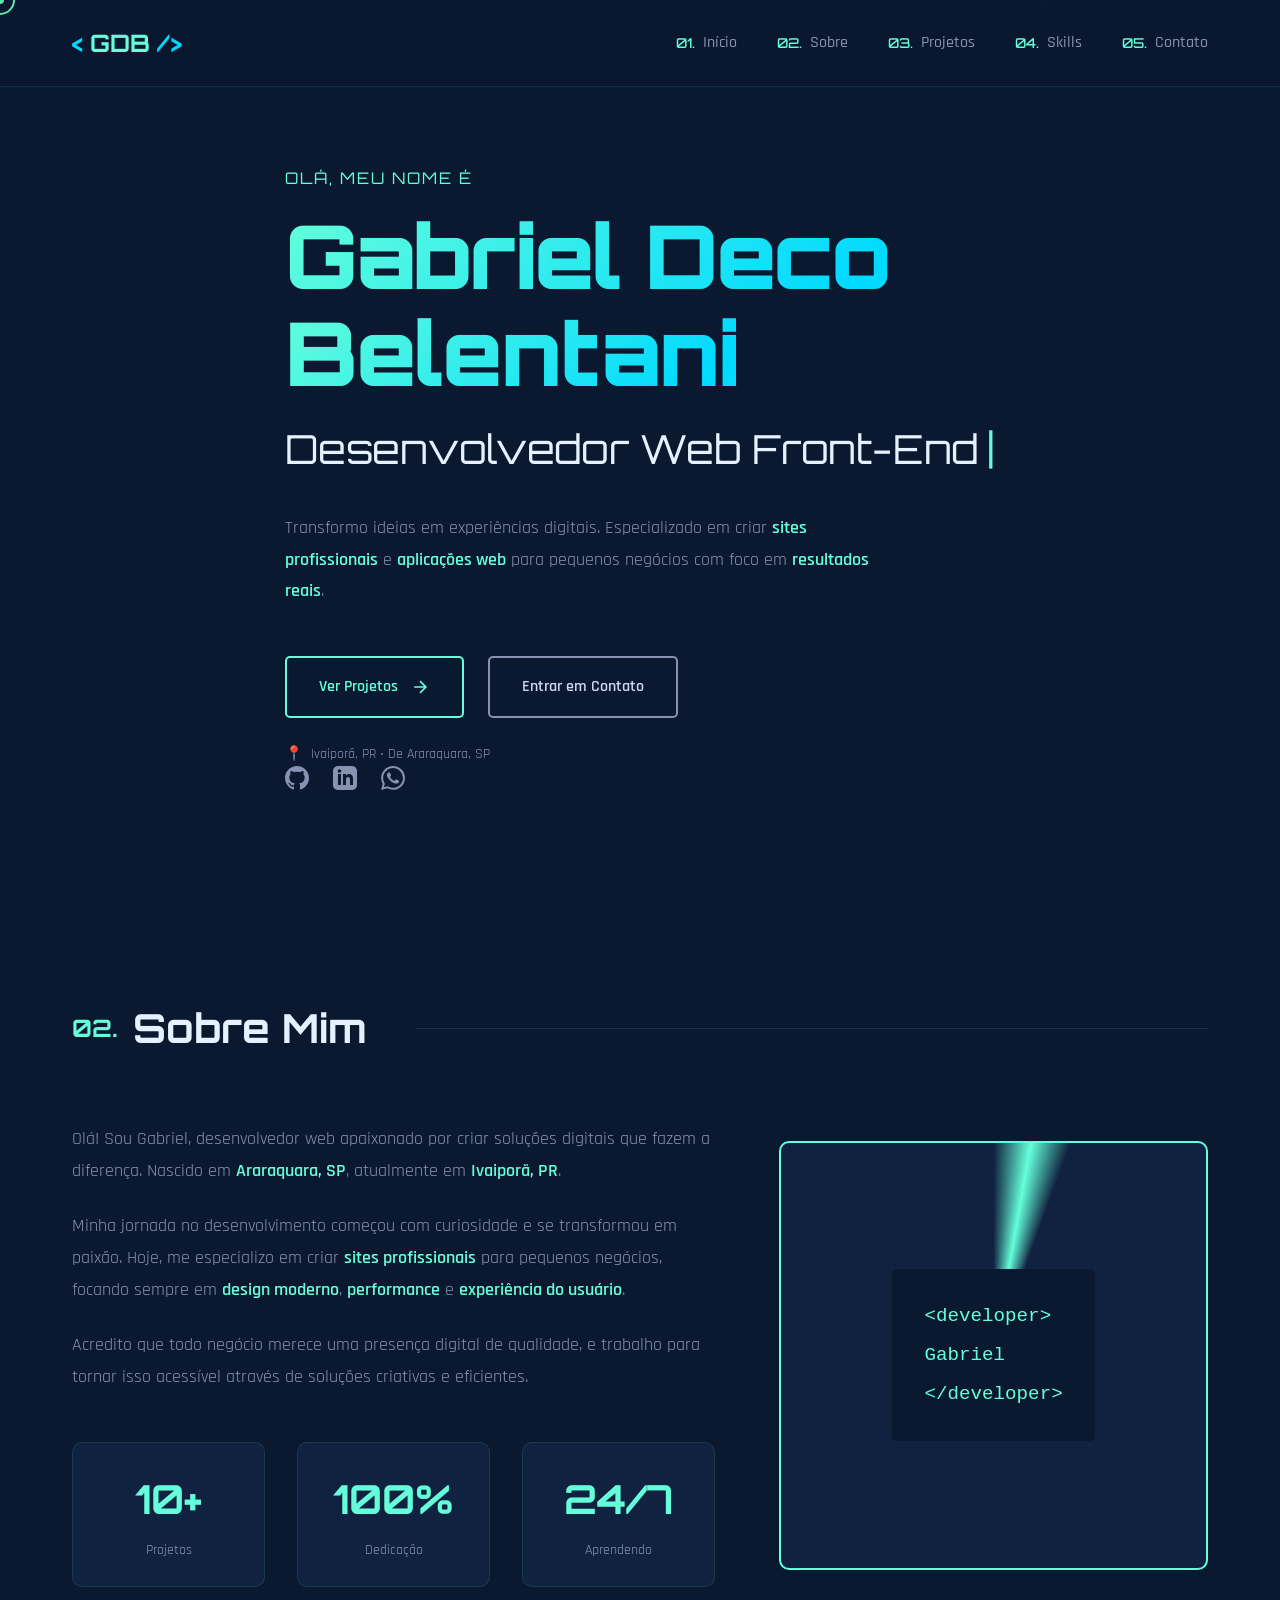
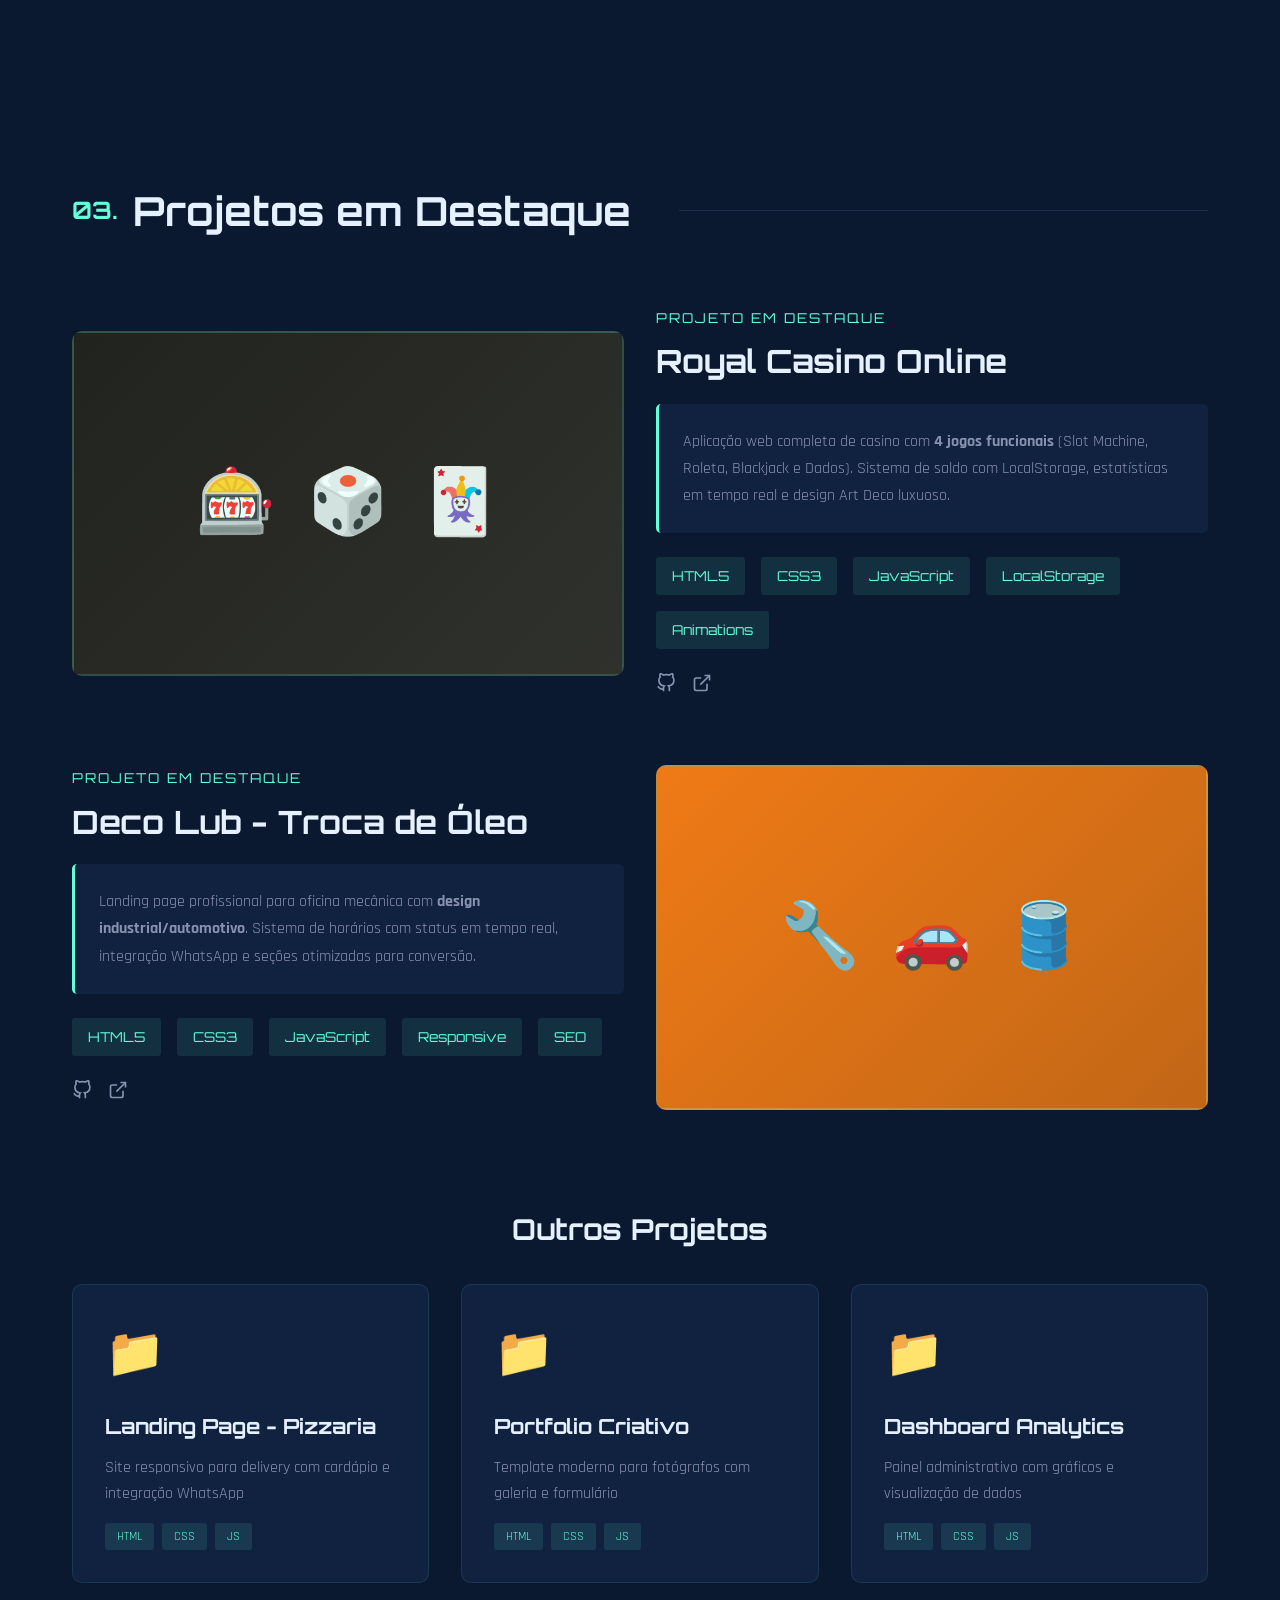
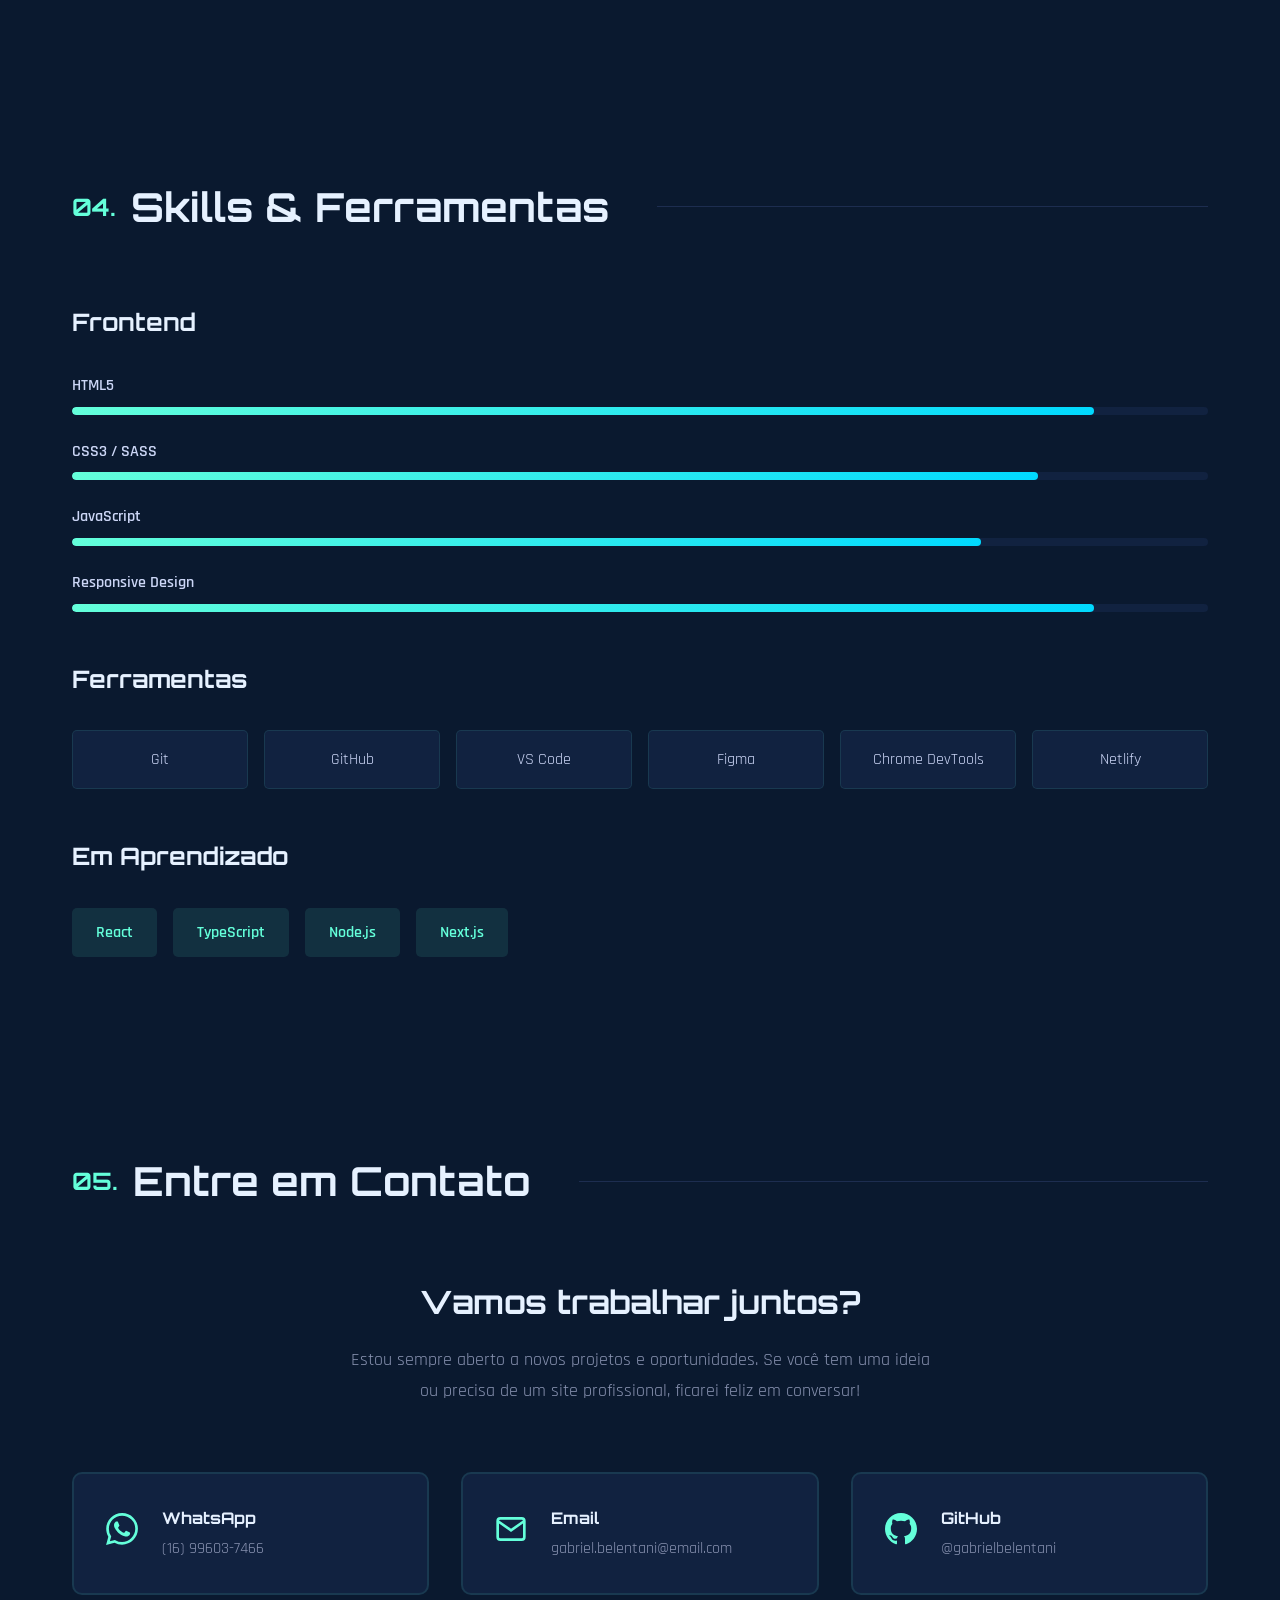
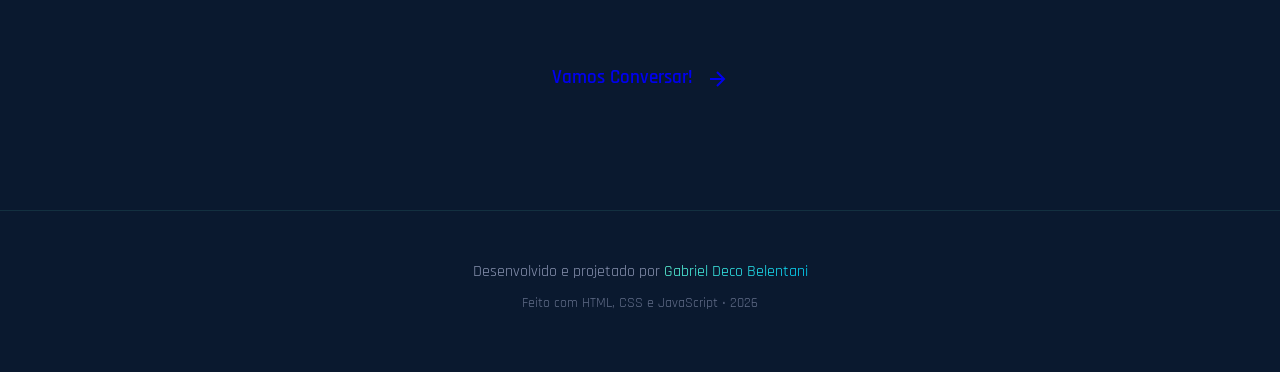
<file: portfolio-index.html>
<!DOCTYPE html>
<html lang="pt-BR">
<head>
    <meta charset="UTF-8">
    <meta name="viewport" content="width=device-width, initial-scale=1.0">
    <meta name="description" content="Gabriel Deco Belentani - Desenvolvedor Web Front-End especializado em criar sites profissionais para pequenos negócios.">
    <meta name="keywords" content="desenvolvedor web, front-end, sites profissionais, HTML, CSS, JavaScript">
    <meta name="author" content="Gabriel Deco Belentani">
    
    <!-- Open Graph -->
    <meta property="og:title" content="Gabriel Deco Belentani - Desenvolvedor Web">
    <meta property="og:description" content="Criando sites profissionais que geram resultados">
    <meta property="og:type" content="website">
    
    <title>Gabriel Deco Belentani | Desenvolvedor Web Front-End</title>
    
    <!-- Google Fonts -->
    <link rel="preconnect" href="https://fonts.googleapis.com">
    <link rel="preconnect" href="https://fonts.gstatic.com" crossorigin>
    <link href="https://fonts.googleapis.com/css2?family=Orbitron:wght@400;700;900&family=Rajdhani:wght@300;400;500;600;700&display=swap" rel="stylesheet">
    
    <!-- CSS -->
    <link rel="stylesheet" href="portfolio-style.css">
    
    <!-- Favicon -->
    <link rel="icon" href="data:image/svg+xml,<svg xmlns='http://www.w3.org/2000/svg' viewBox='0 0 100 100'><text y='.9em' font-size='90'>💻</text></svg>">
</head>
<body>
    <!-- Cursor customizado -->
    <div class="cursor-dot" id="cursorDot"></div>
    <div class="cursor-outline" id="cursorOutline"></div>

    <!-- Particles Background -->
    <div class="particles" id="particles"></div>

    <!-- Navigation -->
    <nav class="navbar" id="navbar">
        <div class="nav-container">
            <a href="#" class="nav-logo">
                <span class="logo-brackets">&lt;</span>
                GDB
                <span class="logo-brackets">/&gt;</span>
            </a>
            <button class="nav-toggle" id="navToggle" aria-label="Menu">
                <span></span>
                <span></span>
                <span></span>
            </button>
            <ul class="nav-menu" id="navMenu">
                <li><a href="#home" class="nav-link"><span>01.</span> Início</a></li>
                <li><a href="#about" class="nav-link"><span>02.</span> Sobre</a></li>
                <li><a href="#projects" class="nav-link"><span>03.</span> Projetos</a></li>
                <li><a href="#skills" class="nav-link"><span>04.</span> Skills</a></li>
                <li><a href="#contact" class="nav-link"><span>05.</span> Contato</a></li>
            </ul>
        </div>
    </nav>

    <!-- Hero Section -->
    <section class="hero" id="home">
        <div class="container">
            <div class="hero-content">
                <div class="glitch-wrapper">
                    <p class="hero-greeting" data-text="Olá, meu nome é">Olá, meu nome é</p>
                </div>
                <h1 class="hero-name">
                    <span class="gradient-text">Gabriel Deco</span><br>
                    <span class="gradient-text">Belentani</span>
                </h1>
                <h2 class="hero-title">
                    <span class="typing-text">Desenvolvedor Web Front-End</span>
                    <span class="cursor-blink">|</span>
                </h2>
                <p class="hero-description">
                    Transformo ideias em experiências digitais. Especializado em criar 
                    <span class="highlight">sites profissionais</span> e 
                    <span class="highlight">aplicações web</span> para pequenos negócios com 
                    foco em <span class="highlight">resultados reais</span>.
                </p>
                <div class="hero-cta">
                    <a href="#projects" class="btn btn-primary">
                        <span>Ver Projetos</span>
                        <svg width="20" height="20" viewBox="0 0 24 24" fill="none" stroke="currentColor" stroke-width="2">
                            <path d="M5 12h14M12 5l7 7-7 7"/>
                        </svg>
                    </a>
                    <a href="#contact" class="btn btn-outline">
                        <span>Entrar em Contato</span>
                    </a>
                </div>
                <div class="hero-social">
                    <a href="https://github.com/gabrielbelentani" target="_blank" rel="noopener" aria-label="GitHub">
                        <svg width="24" height="24" viewBox="0 0 24 24" fill="currentColor">
                            <path d="M12 0c-6.626 0-12 5.373-12 12 0 5.302 3.438 9.8 8.207 11.387.599.111.793-.261.793-.577v-2.234c-3.338.726-4.033-1.416-4.033-1.416-.546-1.387-1.333-1.756-1.333-1.756-1.089-.745.083-.729.083-.729 1.205.084 1.839 1.237 1.839 1.237 1.07 1.834 2.807 1.304 3.492.997.107-.775.418-1.305.762-1.604-2.665-.305-5.467-1.334-5.467-5.931 0-1.311.469-2.381 1.236-3.221-.124-.303-.535-1.524.117-3.176 0 0 1.008-.322 3.301 1.23.957-.266 1.983-.399 3.003-.404 1.02.005 2.047.138 3.006.404 2.291-1.552 3.297-1.23 3.297-1.23.653 1.653.242 2.874.118 3.176.77.84 1.235 1.911 1.235 3.221 0 4.609-2.807 5.624-5.479 5.921.43.372.823 1.102.823 2.222v3.293c0 .319.192.694.801.576 4.765-1.589 8.199-6.086 8.199-11.386 0-6.627-5.373-12-12-12z"/>
                        </svg>
                    </a>
                    <a href="https://linkedin.com/in/gabrielbelentani" target="_blank" rel="noopener" aria-label="LinkedIn">
                        <svg width="24" height="24" viewBox="0 0 24 24" fill="currentColor">
                            <path d="M19 0h-14c-2.761 0-5 2.239-5 5v14c0 2.761 2.239 5 5 5h14c2.762 0 5-2.239 5-5v-14c0-2.761-2.238-5-5-5zm-11 19h-3v-11h3v11zm-1.5-12.268c-.966 0-1.75-.79-1.75-1.764s.784-1.764 1.75-1.764 1.75.79 1.75 1.764-.783 1.764-1.75 1.764zm13.5 12.268h-3v-5.604c0-3.368-4-3.113-4 0v5.604h-3v-11h3v1.765c1.396-2.586 7-2.777 7 2.476v6.759z"/>
                        </svg>
                    </a>
                    <a href="https://wa.me/5516996037466" target="_blank" rel="noopener" aria-label="WhatsApp">
                        <svg width="24" height="24" viewBox="0 0 24 24" fill="currentColor">
                            <path d="M17.472 14.382c-.297-.149-1.758-.867-2.03-.967-.273-.099-.471-.148-.67.15-.197.297-.767.966-.94 1.164-.173.199-.347.223-.644.075-.297-.15-1.255-.463-2.39-1.475-.883-.788-1.48-1.761-1.653-2.059-.173-.297-.018-.458.13-.606.134-.133.298-.347.446-.52.149-.174.198-.298.298-.497.099-.198.05-.371-.025-.52-.075-.149-.669-1.612-.916-2.207-.242-.579-.487-.5-.669-.51-.173-.008-.371-.01-.57-.01-.198 0-.52.074-.792.372-.272.297-1.04 1.016-1.04 2.479 0 1.462 1.065 2.875 1.213 3.074.149.198 2.096 3.2 5.077 4.487.709.306 1.262.489 1.694.625.712.227 1.36.195 1.871.118.571-.085 1.758-.719 2.006-1.413.248-.694.248-1.289.173-1.413-.074-.124-.272-.198-.57-.347m-5.421 7.403h-.004a9.87 9.87 0 01-5.031-1.378l-.361-.214-3.741.982.998-3.648-.235-.374a9.86 9.86 0 01-1.51-5.26c.001-5.45 4.436-9.884 9.888-9.884 2.64 0 5.122 1.03 6.988 2.898a9.825 9.825 0 012.893 6.994c-.003 5.45-4.437 9.884-9.885 9.884m8.413-18.297A11.815 11.815 0 0012.05 0C5.495 0 .16 5.335.157 11.892c0 2.096.547 4.142 1.588 5.945L.057 24l6.305-1.654a11.882 11.882 0 005.683 1.448h.005c6.554 0 11.89-5.335 11.893-11.893a11.821 11.821 0 00-3.48-8.413Z"/>
                        </svg>
                    </a>
                </div>
            </div>
            <div class="hero-location">
                <span>📍</span>
                <span>Ivaiporã, PR • De Araraquara, SP</span>
            </div>
        </div>
    </section>

    <!-- About Section -->
    <section class="section about" id="about">
        <div class="container">
            <div class="section-header">
                <span class="section-number">02.</span>
                <h2 class="section-title">Sobre Mim</h2>
                <div class="section-line"></div>
            </div>
            
            <div class="about-content">
                <div class="about-text">
                    <p>
                        Olá! Sou Gabriel, desenvolvedor web apaixonado por criar soluções digitais 
                        que fazem a diferença. Nascido em <span class="highlight">Araraquara, SP</span>, 
                        atualmente em <span class="highlight">Ivaiporã, PR</span>.
                    </p>
                    <p>
                        Minha jornada no desenvolvimento começou com curiosidade e se transformou 
                        em paixão. Hoje, me especializo em criar <span class="highlight">sites profissionais</span> 
                        para pequenos negócios, focando sempre em <span class="highlight">design moderno</span>, 
                        <span class="highlight">performance</span> e <span class="highlight">experiência do usuário</span>.
                    </p>
                    <p>
                        Acredito que todo negócio merece uma presença digital de qualidade, 
                        e trabalho para tornar isso acessível através de soluções criativas e eficientes.
                    </p>
                    
                    <div class="about-stats">
                        <div class="stat-item">
                            <span class="stat-number">10+</span>
                            <span class="stat-label">Projetos</span>
                        </div>
                        <div class="stat-item">
                            <span class="stat-number">100%</span>
                            <span class="stat-label">Dedicação</span>
                        </div>
                        <div class="stat-item">
                            <span class="stat-number">24/7</span>
                            <span class="stat-label">Aprendendo</span>
                        </div>
                    </div>
                </div>
                
                <div class="about-image">
                    <div class="image-placeholder">
                        <div class="code-animation">
                            <span>&lt;developer&gt;</span>
                            <span>  Gabriel</span>
                            <span>&lt;/developer&gt;</span>
                        </div>
                    </div>
                </div>
            </div>
        </div>
    </section>

    <!-- Projects Section -->
    <section class="section projects" id="projects">
        <div class="container">
            <div class="section-header">
                <span class="section-number">03.</span>
                <h2 class="section-title">Projetos em Destaque</h2>
                <div class="section-line"></div>
            </div>

            <div class="projects-grid">
                <!-- Projeto 1: Royal Casino -->
                <article class="project-card featured">
                    <div class="project-image">
                        <div class="project-overlay"></div>
                        <div class="project-preview casino-preview">
                            <div class="casino-elements">
                                <span class="casino-icon">🎰</span>
                                <span class="casino-icon">🎲</span>
                                <span class="casino-icon">🃏</span>
                            </div>
                        </div>
                    </div>
                    <div class="project-content">
                        <span class="project-featured">Projeto em Destaque</span>
                        <h3 class="project-title">Royal Casino Online</h3>
                        <div class="project-description">
                            <p>
                                Aplicação web completa de casino com <strong>4 jogos funcionais</strong> 
                                (Slot Machine, Roleta, Blackjack e Dados). Sistema de saldo com 
                                LocalStorage, estatísticas em tempo real e design Art Deco luxuoso.
                            </p>
                        </div>
                        <ul class="project-tech">
                            <li>HTML5</li>
                            <li>CSS3</li>
                            <li>JavaScript</li>
                            <li>LocalStorage</li>
                            <li>Animations</li>
                        </ul>
                        <div class="project-links">
                            <a href="#" class="project-link" aria-label="Ver código">
                                <svg width="20" height="20" viewBox="0 0 24 24" fill="none" stroke="currentColor" stroke-width="2">
                                    <path d="M9 19c-5 1.5-5-2.5-7-3m14 6v-3.87a3.37 3.37 0 0 0-.94-2.61c3.14-.35 6.44-1.54 6.44-7A5.44 5.44 0 0 0 20 4.77 5.07 5.07 0 0 0 19.91 1S18.73.65 16 2.48a13.38 13.38 0 0 0-7 0C6.27.65 5.09 1 5.09 1A5.07 5.07 0 0 0 5 4.77a5.44 5.44 0 0 0-1.5 3.78c0 5.42 3.3 6.61 6.44 7A3.37 3.37 0 0 0 9 18.13V22"/>
                                </svg>
                            </a>
                            <a href="#" class="project-link" aria-label="Ver demo">
                                <svg width="20" height="20" viewBox="0 0 24 24" fill="none" stroke="currentColor" stroke-width="2">
                                    <path d="M18 13v6a2 2 0 0 1-2 2H5a2 2 0 0 1-2-2V8a2 2 0 0 1 2-2h6"/>
                                    <polyline points="15 3 21 3 21 9"/>
                                    <line x1="10" y1="14" x2="21" y2="3"/>
                                </svg>
                            </a>
                        </div>
                    </div>
                </article>

                <!-- Projeto 2: Deco Lub -->
                <article class="project-card featured">
                    <div class="project-image">
                        <div class="project-overlay"></div>
                        <div class="project-preview decolub-preview">
                            <div class="decolub-elements">
                                <span class="decolub-icon">🔧</span>
                                <span class="decolub-icon">🚗</span>
                                <span class="decolub-icon">🛢️</span>
                            </div>
                        </div>
                    </div>
                    <div class="project-content">
                        <span class="project-featured">Projeto em Destaque</span>
                        <h3 class="project-title">Deco Lub - Troca de Óleo</h3>
                        <div class="project-description">
                            <p>
                                Landing page profissional para oficina mecânica com <strong>design 
                                industrial/automotivo</strong>. Sistema de horários com status em tempo real, 
                                integração WhatsApp e seções otimizadas para conversão.
                            </p>
                        </div>
                        <ul class="project-tech">
                            <li>HTML5</li>
                            <li>CSS3</li>
                            <li>JavaScript</li>
                            <li>Responsive</li>
                            <li>SEO</li>
                        </ul>
                        <div class="project-links">
                            <a href="#" class="project-link" aria-label="Ver código">
                                <svg width="20" height="20" viewBox="0 0 24 24" fill="none" stroke="currentColor" stroke-width="2">
                                    <path d="M9 19c-5 1.5-5-2.5-7-3m14 6v-3.87a3.37 3.37 0 0 0-.94-2.61c3.14-.35 6.44-1.54 6.44-7A5.44 5.44 0 0 0 20 4.77 5.07 5.07 0 0 0 19.91 1S18.73.65 16 2.48a13.38 13.38 0 0 0-7 0C6.27.65 5.09 1 5.09 1A5.07 5.07 0 0 0 5 4.77a5.44 5.44 0 0 0-1.5 3.78c0 5.42 3.3 6.61 6.44 7A3.37 3.37 0 0 0 9 18.13V22"/>
                                </svg>
                            </a>
                            <a href="#" class="project-link" aria-label="Ver demo">
                                <svg width="20" height="20" viewBox="0 0 24 24" fill="none" stroke="currentColor" stroke-width="2">
                                    <path d="M18 13v6a2 2 0 0 1-2 2H5a2 2 0 0 1-2-2V8a2 2 0 0 1 2-2h6"/>
                                    <polyline points="15 3 21 3 21 9"/>
                                    <line x1="10" y1="14" x2="21" y2="3"/>
                                </svg>
                            </a>
                        </div>
                    </div>
                </article>
            </div>

            <div class="more-projects">
                <h3>Outros Projetos</h3>
                <div class="other-projects-grid">
                    <div class="other-project">
                        <div class="project-icon">📁</div>
                        <h4>Landing Page - Pizzaria</h4>
                        <p>Site responsivo para delivery com cardápio e integração WhatsApp</p>
                        <div class="project-tech-small">
                            <span>HTML</span>
                            <span>CSS</span>
                            <span>JS</span>
                        </div>
                    </div>
                    <div class="other-project">
                        <div class="project-icon">📁</div>
                        <h4>Portfolio Criativo</h4>
                        <p>Template moderno para fotógrafos com galeria e formulário</p>
                        <div class="project-tech-small">
                            <span>HTML</span>
                            <span>CSS</span>
                            <span>JS</span>
                        </div>
                    </div>
                    <div class="other-project">
                        <div class="project-icon">📁</div>
                        <h4>Dashboard Analytics</h4>
                        <p>Painel administrativo com gráficos e visualização de dados</p>
                        <div class="project-tech-small">
                            <span>HTML</span>
                            <span>CSS</span>
                            <span>JS</span>
                        </div>
                    </div>
                </div>
            </div>
        </div>
    </section>

    <!-- Skills Section -->
    <section class="section skills" id="skills">
        <div class="container">
            <div class="section-header">
                <span class="section-number">04.</span>
                <h2 class="section-title">Skills & Ferramentas</h2>
                <div class="section-line"></div>
            </div>

            <div class="skills-content">
                <div class="skills-category">
                    <h3>Frontend</h3>
                    <div class="skills-list">
                        <div class="skill-item">
                            <span class="skill-name">HTML5</span>
                            <div class="skill-bar">
                                <div class="skill-progress" style="width: 90%"></div>
                            </div>
                        </div>
                        <div class="skill-item">
                            <span class="skill-name">CSS3 / SASS</span>
                            <div class="skill-bar">
                                <div class="skill-progress" style="width: 85%"></div>
                            </div>
                        </div>
                        <div class="skill-item">
                            <span class="skill-name">JavaScript</span>
                            <div class="skill-bar">
                                <div class="skill-progress" style="width: 80%"></div>
                            </div>
                        </div>
                        <div class="skill-item">
                            <span class="skill-name">Responsive Design</span>
                            <div class="skill-bar">
                                <div class="skill-progress" style="width: 90%"></div>
                            </div>
                        </div>
                    </div>
                </div>

                <div class="skills-category">
                    <h3>Ferramentas</h3>
                    <div class="tools-grid">
                        <div class="tool-item">
                            <span>Git</span>
                        </div>
                        <div class="tool-item">
                            <span>GitHub</span>
                        </div>
                        <div class="tool-item">
                            <span>VS Code</span>
                        </div>
                        <div class="tool-item">
                            <span>Figma</span>
                        </div>
                        <div class="tool-item">
                            <span>Chrome DevTools</span>
                        </div>
                        <div class="tool-item">
                            <span>Netlify</span>
                        </div>
                    </div>
                </div>

                <div class="skills-category">
                    <h3>Em Aprendizado</h3>
                    <div class="learning-list">
                        <span>React</span>
                        <span>TypeScript</span>
                        <span>Node.js</span>
                        <span>Next.js</span>
                    </div>
                </div>
            </div>
        </div>
    </section>

    <!-- Contact Section -->
    <section class="section contact" id="contact">
        <div class="container">
            <div class="section-header">
                <span class="section-number">05.</span>
                <h2 class="section-title">Entre em Contato</h2>
                <div class="section-line"></div>
            </div>

            <div class="contact-content">
                <div class="contact-text">
                    <h3>Vamos trabalhar juntos?</h3>
                    <p>
                        Estou sempre aberto a novos projetos e oportunidades. 
                        Se você tem uma ideia ou precisa de um site profissional, 
                        ficarei feliz em conversar!
                    </p>
                </div>

                <div class="contact-methods">
                    <a href="https://wa.me/5516996037466?text=Olá%20Gabriel!%20Vi%20seu%20portfólio" 
                       target="_blank" 
                       class="contact-card whatsapp">
                        <div class="contact-icon">
                            <svg width="32" height="32" viewBox="0 0 24 24" fill="currentColor">
                                <path d="M17.472 14.382c-.297-.149-1.758-.867-2.03-.967-.273-.099-.471-.148-.67.15-.197.297-.767.966-.94 1.164-.173.199-.347.223-.644.075-.297-.15-1.255-.463-2.39-1.475-.883-.788-1.48-1.761-1.653-2.059-.173-.297-.018-.458.13-.606.134-.133.298-.347.446-.52.149-.174.198-.298.298-.497.099-.198.05-.371-.025-.52-.075-.149-.669-1.612-.916-2.207-.242-.579-.487-.5-.669-.51-.173-.008-.371-.01-.57-.01-.198 0-.52.074-.792.372-.272.297-1.04 1.016-1.04 2.479 0 1.462 1.065 2.875 1.213 3.074.149.198 2.096 3.2 5.077 4.487.709.306 1.262.489 1.694.625.712.227 1.36.195 1.871.118.571-.085 1.758-.719 2.006-1.413.248-.694.248-1.289.173-1.413-.074-.124-.272-.198-.57-.347m-5.421 7.403h-.004a9.87 9.87 0 01-5.031-1.378l-.361-.214-3.741.982.998-3.648-.235-.374a9.86 9.86 0 01-1.51-5.26c.001-5.45 4.436-9.884 9.888-9.884 2.64 0 5.122 1.03 6.988 2.898a9.825 9.825 0 012.893 6.994c-.003 5.45-4.437 9.884-9.885 9.884m8.413-18.297A11.815 11.815 0 0012.05 0C5.495 0 .16 5.335.157 11.892c0 2.096.547 4.142 1.588 5.945L.057 24l6.305-1.654a11.882 11.882 0 005.683 1.448h.005c6.554 0 11.89-5.335 11.893-11.893a11.821 11.821 0 00-3.48-8.413Z"/>
                            </svg>
                        </div>
                        <div class="contact-info">
                            <h4>WhatsApp</h4>
                            <p>(16) 99603-7466</p>
                        </div>
                    </a>

                    <a href="mailto:gabriel.belentani@email.com" class="contact-card email">
                        <div class="contact-icon">
                            <svg width="32" height="32" viewBox="0 0 24 24" fill="none" stroke="currentColor" stroke-width="2">
                                <path d="M4 4h16c1.1 0 2 .9 2 2v12c0 1.1-.9 2-2 2H4c-1.1 0-2-.9-2-2V6c0-1.1.9-2 2-2z"/>
                                <polyline points="22,6 12,13 2,6"/>
                            </svg>
                        </div>
                        <div class="contact-info">
                            <h4>Email</h4>
                            <p>gabriel.belentani@email.com</p>
                        </div>
                    </a>

                    <a href="https://github.com/gabrielbelentani" target="_blank" class="contact-card github">
                        <div class="contact-icon">
                            <svg width="32" height="32" viewBox="0 0 24 24" fill="currentColor">
                                <path d="M12 0c-6.626 0-12 5.373-12 12 0 5.302 3.438 9.8 8.207 11.387.599.111.793-.261.793-.577v-2.234c-3.338.726-4.033-1.416-4.033-1.416-.546-1.387-1.333-1.756-1.333-1.756-1.089-.745.083-.729.083-.729 1.205.084 1.839 1.237 1.839 1.237 1.07 1.834 2.807 1.304 3.492.997.107-.775.418-1.305.762-1.604-2.665-.305-5.467-1.334-5.467-5.931 0-1.311.469-2.381 1.236-3.221-.124-.303-.535-1.524.117-3.176 0 0 1.008-.322 3.301 1.23.957-.266 1.983-.399 3.003-.404 1.02.005 2.047.138 3.006.404 2.291-1.552 3.297-1.23 3.297-1.23.653 1.653.242 2.874.118 3.176.77.84 1.235 1.911 1.235 3.221 0 4.609-2.807 5.624-5.479 5.921.43.372.823 1.102.823 2.222v3.293c0 .319.192.694.801.576 4.765-1.589 8.199-6.086 8.199-11.386 0-6.627-5.373-12-12-12z"/>
                            </svg>
                        </div>
                        <div class="contact-info">
                            <h4>GitHub</h4>
                            <p>@gabrielbelentani</p>
                        </div>
                    </a>
                </div>

                <div class="cta-final">
                    <a href="https://wa.me/5516996037466?text=Olá%20Gabriel!%20Vi%20seu%20portfólio" 
                       target="_blank" 
                       class="btn btn-large">
                        <span>Vamos Conversar!</span>
                        <svg width="24" height="24" viewBox="0 0 24 24" fill="none" stroke="currentColor" stroke-width="2">
                            <path d="M5 12h14M12 5l7 7-7 7"/>
                        </svg>
                    </a>
                </div>
            </div>
        </div>
    </section>

    <!-- Footer -->
    <footer class="footer">
        <div class="container">
            <div class="footer-content">
                <p>Desenvolvido e projetado por <span class="gradient-text">Gabriel Deco Belentani</span></p>
                <p class="footer-tech">Feito com HTML, CSS e JavaScript • 2026</p>
            </div>
        </div>
    </footer>

    <!-- JavaScript -->
    <script src="portfolio-script.js"></script>
</body>
</html>
</file>
<file: cassino/casino-style.css>
/* ============================================
   VARIÁVEIS CSS
   ============================================ */
:root {
    --gold: #D4AF37;
    --gold-light: #F4E4B5;
    --gold-dark: #B8941E;
    --dark: #0a0a0a;
    --dark-card: #1a1a1a;
    --red: #E63946;
    --green: #2A9D8F;
    --blue: #457B9D;
    --white: #ffffff;
    --purple: #9D4EDD;
    
    --transition: all 0.3s cubic-bezier(0.4, 0, 0.2, 1);
    --shadow-sm: 0 5px 15px rgba(0, 0, 0, 0.3);
    --shadow-md: 0 10px 40px rgba(212, 175, 55, 0.2);
    --shadow-lg: 0 20px 80px rgba(212, 175, 55, 0.3);
}

/* ============================================
   RESET E BASE
   ============================================ */
* {
    margin: 0;
    padding: 0;
    box-sizing: border-box;
}

body {
    font-family: 'Montserrat', sans-serif;
    background: linear-gradient(135deg, #0a0a0a 0%, #1a0a0a 50%, #0a0a0a 100%);
    color: var(--white);
    min-height: 100vh;
    overflow-x: hidden;
    position: relative;
}

body::before {
    content: '';
    position: fixed;
    top: 0;
    left: 0;
    right: 0;
    bottom: 0;
    background: 
        repeating-linear-gradient(0deg, transparent, transparent 2px, rgba(212, 175, 55, 0.03) 2px, rgba(212, 175, 55, 0.03) 4px),
        radial-gradient(circle at 20% 50%, rgba(212, 175, 55, 0.1) 0%, transparent 50%),
        radial-gradient(circle at 80% 80%, rgba(212, 175, 55, 0.1) 0%, transparent 50%);
    pointer-events: none;
    z-index: 0;
}

.container {
    max-width: 1400px;
    margin: 0 auto;
    padding: 2rem;
    position: relative;
    z-index: 1;
}

/* ============================================
   HEADER
   ============================================ */
header {
    text-align: center;
    padding: 3rem 0;
    border-bottom: 2px solid var(--gold);
    margin-bottom: 3rem;
    animation: fadeIn 1s ease;
}

h1 {
    font-family: 'Cinzel', serif;
    font-size: clamp(2.5rem, 6vw, 4.5rem);
    font-weight: 900;
    color: var(--gold);
    text-shadow: 0 0 20px rgba(212, 175, 55, 0.5),
                 0 0 40px rgba(212, 175, 55, 0.3);
    letter-spacing: 3px;
    margin-bottom: 1rem;
    animation: glow 2s ease-in-out infinite alternate;
}

@keyframes glow {
    from { text-shadow: 0 0 20px rgba(212, 175, 55, 0.5), 0 0 40px rgba(212, 175, 55, 0.3); }
    to { text-shadow: 0 0 30px rgba(212, 175, 55, 0.8), 0 0 60px rgba(212, 175, 55, 0.5); }
}

.tagline {
    font-size: 1.2rem;
    color: var(--gold-light);
    letter-spacing: 2px;
    text-transform: uppercase;
}

/* ============================================
   BALANCE DISPLAY
   ============================================ */
.balance-container {
    background: linear-gradient(135deg, var(--dark-card) 0%, #2a1a1a 100%);
    border: 2px solid var(--gold);
    border-radius: 15px;
    padding: 2rem;
    margin-bottom: 2rem;
    text-align: center;
    box-shadow: var(--shadow-md);
    animation: slideDown 0.8s ease;
    position: relative;
}

.balance-label {
    font-size: 0.9rem;
    color: var(--gold-light);
    text-transform: uppercase;
    letter-spacing: 2px;
    margin-bottom: 0.5rem;
}

.balance-amount {
    font-family: 'Cinzel', serif;
    font-size: 3rem;
    color: var(--gold);
    font-weight: 700;
    text-shadow: 0 0 20px rgba(212, 175, 55, 0.4);
    margin-bottom: 1rem;
}

.reset-btn {
    background: rgba(230, 57, 70, 0.2);
    border: 2px solid var(--red);
    color: var(--red);
    padding: 0.5rem 1.5rem;
    border-radius: 25px;
    cursor: pointer;
    font-weight: 600;
    font-size: 0.9rem;
    transition: var(--transition);
}

.reset-btn:hover {
    background: var(--red);
    color: var(--white);
    transform: scale(1.05);
}

/* ============================================
   STATISTICS
   ============================================ */
.stats-container {
    display: grid;
    grid-template-columns: repeat(auto-fit, minmax(200px, 1fr));
    gap: 1.5rem;
    margin-bottom: 3rem;
    animation: slideDown 0.8s ease 0.2s backwards;
}

.stat-card {
    background: linear-gradient(135deg, var(--dark-card) 0%, #2a1a2a 100%);
    border: 2px solid var(--gold);
    border-radius: 15px;
    padding: 1.5rem;
    text-align: center;
    transition: var(--transition);
}

.stat-card:hover {
    transform: translateY(-5px);
    box-shadow: var(--shadow-md);
}

.stat-icon {
    font-size: 2.5rem;
    margin-bottom: 0.5rem;
}

.stat-value {
    font-family: 'Cinzel', serif;
    font-size: 2rem;
    color: var(--gold);
    font-weight: 700;
    margin-bottom: 0.25rem;
}

.stat-label {
    font-size: 0.85rem;
    color: var(--gold-light);
    text-transform: uppercase;
    letter-spacing: 1px;
}

/* ============================================
   GAME SELECTION
   ============================================ */
.game-selection {
    display: grid;
    grid-template-columns: repeat(auto-fit, minmax(280px, 1fr));
    gap: 2rem;
    margin-bottom: 3rem;
}

.game-btn {
    background: linear-gradient(135deg, var(--dark-card) 0%, #2a1a2a 100%);
    border: 2px solid var(--gold);
    border-radius: 15px;
    padding: 2.5rem 2rem;
    cursor: pointer;
    transition: var(--transition);
    text-align: center;
    position: relative;
    overflow: hidden;
}

.game-btn::before {
    content: '';
    position: absolute;
    top: 50%;
    left: 50%;
    width: 0;
    height: 0;
    border-radius: 50%;
    background: rgba(212, 175, 55, 0.2);
    transform: translate(-50%, -50%);
    transition: width 0.6s, height 0.6s;
}

.game-btn:hover::before {
    width: 300px;
    height: 300px;
}

.game-btn:hover {
    transform: translateY(-10px);
    box-shadow: 0 20px 60px rgba(212, 175, 55, 0.4);
    border-color: var(--gold-light);
}

.game-btn.active {
    background: linear-gradient(135deg, var(--gold-dark) 0%, var(--gold) 100%);
    border-color: var(--gold-light);
    box-shadow: 0 10px 40px rgba(212, 175, 55, 0.6);
}

.game-icon {
    font-size: 4rem;
    margin-bottom: 1rem;
    position: relative;
    z-index: 1;
}

.game-title {
    font-family: 'Cinzel', serif;
    font-size: 1.5rem;
    color: var(--gold);
    margin-bottom: 0.5rem;
    position: relative;
    z-index: 1;
}

.game-btn.active .game-title {
    color: var(--dark);
}

.game-desc {
    font-size: 0.9rem;
    color: var(--gold-light);
    opacity: 0.8;
    position: relative;
    z-index: 1;
}

.game-btn.active .game-desc {
    color: var(--dark);
    opacity: 0.7;
}

/* ============================================
   GAME CONTAINER
   ============================================ */
.game-container {
    background: linear-gradient(135deg, var(--dark-card) 0%, #1a1a2a 100%);
    border: 3px solid var(--gold);
    border-radius: 20px;
    padding: 3rem;
    min-height: 500px;
    display: none;
    box-shadow: var(--shadow-lg);
    animation: fadeInScale 0.5s ease;
}

.game-container.active {
    display: block;
}

@keyframes fadeInScale {
    from {
        opacity: 0;
        transform: scale(0.95);
    }
    to {
        opacity: 1;
        transform: scale(1);
    }
}

.game-header {
    font-family: 'Cinzel', serif;
    color: var(--gold);
    text-align: center;
    margin-bottom: 2rem;
    font-size: 2.5rem;
    text-shadow: 0 0 20px rgba(212, 175, 55, 0.4);
}

/* ============================================
   SLOT MACHINE
   ============================================ */
.slot-machine {
    max-width: 600px;
    margin: 0 auto;
}

.slots-display {
    display: flex;
    justify-content: center;
    gap: 1rem;
    margin: 2rem 0;
}

.slot-reel {
    width: 120px;
    height: 150px;
    background: var(--dark);
    border: 3px solid var(--gold);
    border-radius: 10px;
    display: flex;
    align-items: center;
    justify-content: center;
    font-size: 5rem;
    box-shadow: inset 0 0 30px rgba(0, 0, 0, 0.8);
    position: relative;
    overflow: hidden;
}

.slot-reel.spinning {
    animation: spin 0.1s linear infinite;
}

@keyframes spin {
    0% { transform: translateY(0); }
    100% { transform: translateY(-100%); }
}

.payout-table {
    background: rgba(212, 175, 55, 0.1);
    border: 2px solid var(--gold);
    border-radius: 10px;
    padding: 1.5rem;
    margin: 2rem 0;
    text-align: center;
}

.payout-table h3 {
    color: var(--gold);
    margin-bottom: 1rem;
    font-size: 1.2rem;
}

.payout-row {
    padding: 0.5rem;
    color: var(--gold-light);
    font-size: 1.1rem;
}

/* ============================================
   ROULETTE
   ============================================ */
.roulette-game {
    max-width: 700px;
    margin: 0 auto;
}

.roulette-wheel {
    width: 300px;
    height: 300px;
    border-radius: 50%;
    background: conic-gradient(
        #E63946 0deg 30deg,
        #0a0a0a 30deg 60deg,
        #E63946 60deg 90deg,
        #0a0a0a 90deg 120deg,
        #E63946 120deg 150deg,
        #0a0a0a 150deg 180deg,
        #E63946 180deg 210deg,
        #0a0a0a 210deg 240deg,
        #E63946 240deg 270deg,
        #0a0a0a 270deg 300deg,
        #E63946 300deg 330deg,
        #0a0a0a 330deg 360deg
    );
    border: 8px solid var(--gold);
    margin: 2rem auto;
    position: relative;
    box-shadow: 0 0 50px rgba(212, 175, 55, 0.5);
    transition: transform 3s cubic-bezier(0.25, 0.1, 0.25, 1);
}

.roulette-center {
    position: absolute;
    top: 50%;
    left: 50%;
    transform: translate(-50%, -50%);
    width: 60px;
    height: 60px;
    background: var(--gold);
    border-radius: 50%;
    box-shadow: 0 0 20px rgba(212, 175, 55, 0.8);
}

.roulette-ball {
    position: absolute;
    width: 15px;
    height: 15px;
    background: white;
    border-radius: 50%;
    top: 10%;
    left: 50%;
    transform: translateX(-50%);
    box-shadow: 0 0 10px rgba(255, 255, 255, 0.8);
}

.roulette-pointer {
    position: absolute;
    top: -15px;
    left: 50%;
    transform: translateX(-50%);
    width: 0;
    height: 0;
    border-left: 15px solid transparent;
    border-right: 15px solid transparent;
    border-top: 25px solid var(--gold);
    filter: drop-shadow(0 0 10px rgba(212, 175, 55, 0.8));
}

.betting-board {
    display: grid;
    grid-template-columns: repeat(3, 1fr);
    gap: 1rem;
    margin: 2rem 0;
}

.bet-option {
    background: var(--dark);
    border: 2px solid var(--gold);
    padding: 2rem 1.5rem;
    text-align: center;
    cursor: pointer;
    border-radius: 10px;
    transition: var(--transition);
    font-weight: 600;
}

.bet-option:hover {
    background: var(--gold-dark);
    transform: scale(1.05);
}

.bet-option.red {
    border-color: var(--red);
}

.bet-option.red .bet-title {
    color: var(--red);
}

.bet-option.black {
    border-color: var(--white);
}

.bet-option.green {
    border-color: var(--green);
}

.bet-option.green .bet-title {
    color: var(--green);
}

.bet-title {
    font-size: 1.2rem;
    margin-bottom: 0.5rem;
}

.bet-multiplier {
    font-size: 1.5rem;
    color: var(--gold);
    font-weight: 700;
}

/* ============================================
   BLACKJACK
   ============================================ */
.blackjack-game {
    max-width: 800px;
    margin: 0 auto;
}

.blackjack-table {
    background: linear-gradient(135deg, #2A5F2D 0%, #1a4a1e 100%);
    border: 5px solid var(--gold);
    border-radius: 200px;
    padding: 3rem;
    margin: 2rem 0;
    box-shadow: inset 0 0 50px rgba(0, 0, 0, 0.5);
}

.hand-section {
    margin: 2rem 0;
}

.hand-label {
    font-family: 'Cinzel', serif;
    font-size: 1.5rem;
    color: var(--gold);
    margin-bottom: 1rem;
    display: flex;
    justify-content: space-between;
    align-items: center;
}

.cards-container {
    display: flex;
    gap: 1rem;
    justify-content: center;
    flex-wrap: wrap;
    min-height: 120px;
}

.card {
    width: 80px;
    height: 120px;
    background: white;
    border: 2px solid #333;
    border-radius: 8px;
    display: flex;
    align-items: center;
    justify-content: center;
    font-size: 2rem;
    font-weight: bold;
    color: #333;
    box-shadow: var(--shadow-sm);
    animation: dealCard 0.3s ease;
}

@keyframes dealCard {
    from {
        transform: translateY(-100px) rotate(-10deg);
        opacity: 0;
    }
    to {
        transform: translateY(0) rotate(0);
        opacity: 1;
    }
}

.card.red {
    color: var(--red);
}

.card.hidden {
    background: linear-gradient(135deg, #1a1a4a 0%, #0a0a2a 100%);
    border-color: var(--gold);
    color: var(--gold);
}

.score {
    font-size: 1.2rem;
    color: var(--gold-light);
    font-weight: 600;
}

.table-divider {
    height: 3px;
    background: linear-gradient(90deg, transparent, var(--gold), transparent);
    margin: 2rem 0;
}

.blackjack-info {
    margin: 2rem 0;
}

.info-box {
    background: rgba(212, 175, 55, 0.1);
    border: 2px solid var(--gold);
    border-radius: 10px;
    padding: 1rem;
    text-align: center;
    color: var(--gold-light);
    font-size: 0.95rem;
    line-height: 1.6;
}

/* ============================================
   CRAPS/DADOS
   ============================================ */
.craps-game {
    max-width: 600px;
    margin: 0 auto;
}

.dice-container {
    display: flex;
    gap: 2rem;
    justify-content: center;
    margin: 3rem 0;
}

.die {
    width: 100px;
    height: 100px;
    background: white;
    border: 3px solid var(--gold);
    border-radius: 15px;
    display: flex;
    align-items: center;
    justify-content: center;
    font-size: 3rem;
    font-weight: bold;
    color: #333;
    box-shadow: 0 10px 30px rgba(212, 175, 55, 0.4);
    transition: transform 0.3s ease;
}

.die.rolling {
    animation: rollDice 0.5s ease infinite;
}

@keyframes rollDice {
    0%, 100% { transform: rotate(0deg); }
    25% { transform: rotate(90deg); }
    50% { transform: rotate(180deg); }
    75% { transform: rotate(270deg); }
}

.dice-result {
    text-align: center;
    font-family: 'Cinzel', serif;
    font-size: 2rem;
    color: var(--gold);
    margin: 2rem 0;
}

.craps-rules {
    background: rgba(212, 175, 55, 0.1);
    border: 2px solid var(--gold);
    border-radius: 15px;
    padding: 2rem;
    margin: 2rem 0;
}

.craps-rules h3 {
    color: var(--gold);
    text-align: center;
    margin-bottom: 1.5rem;
    font-size: 1.5rem;
}

.rules-grid {
    display: grid;
    grid-template-columns: repeat(auto-fit, minmax(200px, 1fr));
    gap: 1rem;
}

.rule-item {
    padding: 1rem;
    border-radius: 10px;
    text-align: center;
    border: 2px solid;
}

.rule-item.win {
    background: rgba(42, 157, 143, 0.1);
    border-color: var(--green);
}

.rule-item.lose {
    background: rgba(230, 57, 70, 0.1);
    border-color: var(--red);
}

.rule-item.draw {
    background: rgba(212, 175, 55, 0.1);
    border-color: var(--gold);
}

.rule-number {
    font-size: 1.5rem;
    font-weight: 700;
    margin-bottom: 0.5rem;
}

.rule-item.win .rule-number {
    color: var(--green);
}

.rule-item.lose .rule-number {
    color: var(--red);
}

.rule-item.draw .rule-number {
    color: var(--gold);
}

.rule-result {
    font-size: 0.9rem;
    color: var(--gold-light);
}

/* ============================================
   HISTORY
   ============================================ */
.roulette-history,
.craps-history {
    margin: 2rem 0;
    text-align: center;
}

.history-label {
    color: var(--gold);
    font-weight: 600;
    margin-bottom: 1rem;
    font-size: 1.1rem;
}

.history-items {
    display: flex;
    gap: 0.5rem;
    justify-content: center;
    flex-wrap: wrap;
}

.history-item {
    width: 40px;
    height: 40px;
    border-radius: 50%;
    display: flex;
    align-items: center;
    justify-content: center;
    font-weight: 700;
    font-size: 0.9rem;
    border: 2px solid;
    animation: popIn 0.3s ease;
}

@keyframes popIn {
    0% {
        transform: scale(0);
        opacity: 0;
    }
    100% {
        transform: scale(1);
        opacity: 1;
    }
}

.history-item.red {
    background: var(--red);
    border-color: var(--red);
    color: white;
}

.history-item.black {
    background: var(--dark);
    border-color: var(--white);
    color: white;
}

.history-item.green {
    background: var(--green);
    border-color: var(--green);
    color: white;
}

/* ============================================
   CONTROLS
   ============================================ */
.game-controls {
    display: flex;
    gap: 1rem;
    justify-content: center;
    margin-top: 2rem;
    flex-wrap: wrap;
    align-items: center;
}

.control-btn {
    background: linear-gradient(135deg, var(--gold-dark) 0%, var(--gold) 100%);
    color: var(--dark);
    border: none;
    padding: 1rem 2.5rem;
    font-size: 1.1rem;
    font-weight: 700;
    border-radius: 50px;
    cursor: pointer;
    transition: var(--transition);
    font-family: 'Montserrat', sans-serif;
    text-transform: uppercase;
    letter-spacing: 1px;
    box-shadow: 0 5px 20px rgba(212, 175, 55, 0.4);
}

.control-btn:hover {
    transform: translateY(-3px) scale(1.05);
    box-shadow: 0 10px 30px rgba(212, 175, 55, 0.6);
}

.control-btn:active {
    transform: translateY(-1px);
}

.control-btn:disabled {
    opacity: 0.5;
    cursor: not-allowed;
    transform: none;
}

.control-btn.secondary {
    background: linear-gradient(135deg, var(--blue) 0%, #2d5a7b 100%);
    color: white;
    box-shadow: 0 5px 20px rgba(69, 123, 157, 0.4);
}

.control-btn.secondary:hover {
    box-shadow: 0 10px 30px rgba(69, 123, 157, 0.6);
}

.control-btn.danger {
    background: linear-gradient(135deg, var(--red) 0%, #c62e3a 100%);
    color: white;
    box-shadow: 0 5px 20px rgba(230, 57, 70, 0.4);
}

.control-btn.danger:hover {
    box-shadow: 0 10px 30px rgba(230, 57, 70, 0.6);
}

.bet-input {
    background: var(--dark);
    border: 2px solid var(--gold);
    color: var(--gold);
    padding: 1rem 1.5rem;
    font-size: 1.1rem;
    border-radius: 50px;
    text-align: center;
    font-weight: 600;
    width: 150px;
    font-family: 'Montserrat', sans-serif;
}

.bet-input:focus {
    outline: none;
    border-color: var(--gold-light);
    box-shadow: 0 0 20px rgba(212, 175, 55, 0.3);
}

.bet-label {
    color: var(--gold);
    font-size: 1.2rem;
    font-weight: 600;
}

/* ============================================
   MESSAGES
   ============================================ */
.message {
    text-align: center;
    font-size: 1.5rem;
    font-weight: 600;
    margin: 2rem 0;
    padding: 1rem;
    border-radius: 10px;
    animation: pulse 0.5s ease;
}

@keyframes pulse {
    0%, 100% { transform: scale(1); }
    50% { transform: scale(1.05); }
}

.message.win {
    background: rgba(42, 157, 143, 0.2);
    color: var(--green);
    border: 2px solid var(--green);
}

.message.lose {
    background: rgba(230, 57, 70, 0.2);
    color: var(--red);
    border: 2px solid var(--red);
}

.message.info {
    background: rgba(212, 175, 55, 0.2);
    color: var(--gold);
    border: 2px solid var(--gold);
}

/* ============================================
   SOUND TOGGLE
   ============================================ */
.sound-toggle {
    position: fixed;
    bottom: 2rem;
    right: 2rem;
    width: 60px;
    height: 60px;
    border-radius: 50%;
    background: linear-gradient(135deg, var(--gold-dark) 0%, var(--gold) 100%);
    border: 3px solid var(--gold-light);
    font-size: 1.8rem;
    cursor: pointer;
    box-shadow: 0 10px 30px rgba(212, 175, 55, 0.5);
    transition: var(--transition);
    z-index: 1000;
}

.sound-toggle:hover {
    transform: scale(1.1);
    box-shadow: 0 15px 40px rgba(212, 175, 55, 0.7);
}

.sound-toggle.muted {
    opacity: 0.5;
}

/* ============================================
   ANIMATIONS
   ============================================ */
@keyframes fadeIn {
    from { opacity: 0; }
    to { opacity: 1; }
}

@keyframes slideDown {
    from {
        opacity: 0;
        transform: translateY(-30px);
    }
    to {
        opacity: 1;
        transform: translateY(0);
    }
}

/* ============================================
   RESPONSIVE
   ============================================ */
@media (max-width: 768px) {
    .container {
        padding: 1rem;
    }

    h1 {
        font-size: 2.5rem;
    }

    .balance-amount {
        font-size: 2.5rem;
    }

    .stats-container {
        grid-template-columns: repeat(2, 1fr);
    }

    .game-selection {
        grid-template-columns: 1fr;
    }

    .slots-display {
        flex-direction: column;
        align-items: center;
    }

    .slot-reel {
        width: 100px;
        height: 130px;
        font-size: 4rem;
    }

    .roulette-wheel {
        width: 250px;
        height: 250px;
    }

    .betting-board {
        grid-template-columns: 1fr;
    }

    .dice-container {
        gap: 1rem;
    }

    .die {
        width: 80px;
        height: 80px;
        font-size: 2.5rem;
    }

    .game-controls {
        flex-direction: column;
        width: 100%;
    }

    .control-btn {
        width: 100%;
        max-width: 300px;
    }

    .bet-input {
        width: 100%;
        max-width: 300px;
    }

    .rules-grid {
        grid-template-columns: 1fr;
    }

    .sound-toggle {
        bottom: 1rem;
        right: 1rem;
        width: 50px;
        height: 50px;
        font-size: 1.5rem;
    }
}
</file>
<file: Deco lub/decolub-style.css>
/* ==========================================
   DECO LUB - CSS PROFISSIONAL
   Design Industrial Automotivo
   ========================================== */

/* VARIÁVEIS */
:root {
    /* Cores Principais */
    --primary: #FF6B00;
    --primary-dark: #CC5500;
    --secondary: #1a1a1a;
    --accent: #FFA500;
    
    /* Cores Neutras */
    --dark: #0a0a0a;
    --dark-gray: #1a1a1a;
    --gray: #333333;
    --light-gray: #f5f5f5;
    --white: #ffffff;
    
    /* Fontes */
    --font-display: 'Bebas Neue', cursive;
    --font-body: 'Poppins', sans-serif;
    
    /* Sombras */
    --shadow-sm: 0 2px 8px rgba(0, 0, 0, 0.1);
    --shadow-md: 0 4px 16px rgba(0, 0, 0, 0.15);
    --shadow-lg: 0 8px 32px rgba(0, 0, 0, 0.2);
    
    /* Transições */
    --transition: all 0.3s cubic-bezier(0.4, 0, 0.2, 1);
}

/* RESET */
* {
    margin: 0;
    padding: 0;
    box-sizing: border-box;
}

html {
    scroll-behavior: smooth;
    font-size: 16px;
}

body {
    font-family: var(--font-body);
    color: var(--gray);
    line-height: 1.6;
    overflow-x: hidden;
    background: var(--white);
}

img {
    max-width: 100%;
    display: block;
}

a {
    text-decoration: none;
    color: inherit;
}

ul {
    list-style: none;
}

/* LOADING SCREEN */
.loading-screen {
    position: fixed;
    top: 0;
    left: 0;
    width: 100%;
    height: 100%;
    background: var(--dark);
    display: flex;
    align-items: center;
    justify-content: center;
    z-index: 9999;
    transition: opacity 0.5s, visibility 0.5s;
}

.loading-screen.hidden {
    opacity: 0;
    visibility: hidden;
}

.oil-drop {
    width: 60px;
    height: 60px;
    background: var(--primary);
    border-radius: 50% 50% 50% 0;
    transform: rotate(45deg);
    animation: oilDrop 1.5s ease infinite;
}

@keyframes oilDrop {
    0%, 100% { transform: rotate(45deg) translateY(0); }
    50% { transform: rotate(45deg) translateY(-20px); }
}

/* CONTAINER */
.container {
    max-width: 1200px;
    margin: 0 auto;
    padding: 0 2rem;
}

/* NAVIGATION */
.navbar {
    position: fixed;
    top: 0;
    width: 100%;
    background: rgba(26, 26, 26, 0.95);
    backdrop-filter: blur(10px);
    z-index: 1000;
    transition: var(--transition);
    box-shadow: 0 2px 10px rgba(0, 0, 0, 0.3);
}

.navbar.scrolled {
    background: rgba(10, 10, 10, 0.98);
}

.nav-container {
    max-width: 1200px;
    margin: 0 auto;
    padding: 1rem 2rem;
    display: flex;
    justify-content: space-between;
    align-items: center;
}

.nav-logo {
    font-family: var(--font-display);
    font-size: 1.8rem;
    color: var(--primary);
    letter-spacing: 2px;
}

.nav-toggle {
    display: none;
    flex-direction: column;
    gap: 5px;
    background: none;
    border: none;
    cursor: pointer;
}

.nav-toggle span {
    width: 25px;
    height: 3px;
    background: var(--primary);
    transition: var(--transition);
}

.nav-menu {
    display: flex;
    gap: 2rem;
}

.nav-menu a {
    color: var(--white);
    font-weight: 500;
    padding: 0.5rem 1rem;
    border-radius: 5px;
    transition: var(--transition);
    position: relative;
}

.nav-menu a::after {
    content: '';
    position: absolute;
    bottom: 0;
    left: 50%;
    width: 0;
    height: 2px;
    background: var(--primary);
    transition: var(--transition);
    transform: translateX(-50%);
}

.nav-menu a:hover::after {
    width: 80%;
}

.nav-menu a:hover {
    color: var(--primary);
}

/* HERO */
.hero {
    height: 100vh;
    min-height: 600px;
    background: linear-gradient(135deg, #1a1a1a 0%, #0a0a0a 100%),
                url('data:image/svg+xml,<svg width="100" height="100" xmlns="http://www.w3.org/2000/svg"><defs><pattern id="grid" width="50" height="50" patternUnits="userSpaceOnUse"><path d="M 50 0 L 0 0 0 50" fill="none" stroke="rgba(255,107,0,0.1)" stroke-width="1"/></pattern></defs><rect width="100" height="100" fill="url(%23grid)"/></svg>');
    position: relative;
    display: flex;
    align-items: center;
    justify-content: center;
    text-align: center;
    overflow: hidden;
}

.hero-overlay {
    position: absolute;
    top: 0;
    left: 0;
    right: 0;
    bottom: 0;
    background: radial-gradient(circle at center, transparent 0%, rgba(10,10,10,0.8) 100%);
}

.hero-content {
    position: relative;
    z-index: 1;
    max-width: 800px;
    padding: 2rem;
    animation: fadeInUp 1s ease;
}

.hero-badge {
    display: inline-block;
    background: var(--primary);
    color: var(--white);
    padding: 0.5rem 1.5rem;
    border-radius: 25px;
    font-weight: 600;
    margin-bottom: 2rem;
    font-size: 0.9rem;
    letter-spacing: 1px;
}

.hero h1 {
    font-family: var(--font-display);
    font-size: clamp(4rem, 10vw, 7rem);
    color: var(--white);
    letter-spacing: 5px;
    margin-bottom: 1rem;
    text-shadow: 0 0 30px rgba(255, 107, 0, 0.5);
}

.hero-subtitle {
    font-size: clamp(1.2rem, 3vw, 1.5rem);
    color: var(--primary);
    margin-bottom: 1rem;
    font-weight: 600;
    letter-spacing: 2px;
}

.hero-description {
    color: var(--light-gray);
    font-size: 1.1rem;
    margin-bottom: 2rem;
}

.hero-buttons {
    display: flex;
    gap: 1rem;
    justify-content: center;
    flex-wrap: wrap;
}

/* BOTÕES */
.btn {
    padding: 1rem 2.5rem;
    border-radius: 50px;
    font-weight: 600;
    font-size: 1rem;
    cursor: pointer;
    transition: var(--transition);
    display: inline-flex;
    align-items: center;
    gap: 0.5rem;
    border: none;
    letter-spacing: 0.5px;
}

.btn-primary {
    background: var(--primary);
    color: var(--white);
    box-shadow: 0 4px 15px rgba(255, 107, 0, 0.4);
}

.btn-primary:hover {
    background: var(--primary-dark);
    transform: translateY(-3px);
    box-shadow: 0 6px 20px rgba(255, 107, 0, 0.6);
}

.btn-whatsapp {
    background: #25D366;
    color: var(--white);
    box-shadow: 0 4px 15px rgba(37, 211, 102, 0.4);
}

.btn-whatsapp:hover {
    background: #128C7E;
    transform: translateY(-3px);
    box-shadow: 0 6px 20px rgba(37, 211, 102, 0.6);
}

.btn-cta {
    background: var(--dark);
    color: var(--white);
    padding: 1.2rem 3rem;
    font-size: 1.2rem;
}

.btn-cta:hover {
    background: var(--primary);
    transform: scale(1.05);
}

/* SECTIONS */
.section {
    padding: 5rem 0;
}

.section-header {
    text-align: center;
    margin-bottom: 4rem;
}

.tag {
    display: inline-block;
    background: var(--primary);
    color: var(--white);
    padding: 0.5rem 1.5rem;
    border-radius: 25px;
    font-size: 0.85rem;
    font-weight: 600;
    letter-spacing: 1px;
    margin-bottom: 1rem;
    text-transform: uppercase;
}

.section-header h2 {
    font-family: var(--font-display);
    font-size: clamp(2.5rem, 5vw, 3.5rem);
    color: var(--dark);
    letter-spacing: 2px;
    margin-bottom: 1rem;
}

/* SERVIÇOS */
.services {
    background: var(--light-gray);
}

.services-grid {
    display: grid;
    grid-template-columns: repeat(auto-fit, minmax(300px, 1fr));
    gap: 2rem;
}

.service-card {
    background: var(--white);
    padding: 2.5rem;
    border-radius: 15px;
    box-shadow: var(--shadow-sm);
    transition: var(--transition);
    border-top: 4px solid var(--primary);
}

.service-card:hover {
    transform: translateY(-10px);
    box-shadow: var(--shadow-lg);
}

.service-icon {
    font-size: 4rem;
    margin-bottom: 1.5rem;
}

.service-card h3 {
    font-family: var(--font-display);
    font-size: 1.8rem;
    color: var(--dark);
    margin-bottom: 1rem;
    letter-spacing: 1px;
}

.service-card p {
    color: var(--gray);
    margin-bottom: 1.5rem;
    line-height: 1.7;
}

.service-card ul {
    padding-left: 0;
}

.service-card ul li {
    color: var(--gray);
    padding: 0.5rem 0;
    padding-left: 1.5rem;
    position: relative;
}

.service-card ul li::before {
    content: '✓';
    position: absolute;
    left: 0;
    color: var(--primary);
    font-weight: bold;
}

/* DIFERENCIAIS */
.differentials {
    background: linear-gradient(135deg, var(--dark) 0%, var(--dark-gray) 100%);
    color: var(--white);
}

.differentials .section-header h2 {
    color: var(--white);
}

.diff-grid {
    display: grid;
    grid-template-columns: repeat(auto-fit, minmax(250px, 1fr));
    gap: 2rem;
}

.diff-item {
    text-align: center;
    padding: 2rem;
    background: rgba(255, 255, 255, 0.05);
    border-radius: 15px;
    border: 2px solid rgba(255, 107, 0, 0.2);
    transition: var(--transition);
}

.diff-item:hover {
    background: rgba(255, 107, 0, 0.1);
    border-color: var(--primary);
    transform: translateY(-5px);
}

.diff-number {
    font-family: var(--font-display);
    font-size: 3rem;
    color: var(--primary);
    margin-bottom: 1rem;
}

.diff-item h3 {
    font-family: var(--font-display);
    font-size: 1.5rem;
    color: var(--white);
    margin-bottom: 0.5rem;
    letter-spacing: 1px;
}

.diff-item p {
    color: rgba(255, 255, 255, 0.8);
}

/* HORÁRIO */
.schedule {
    background: var(--light-gray);
}

.schedule-wrapper {
    display: grid;
    grid-template-columns: 1fr 1fr;
    gap: 3rem;
    align-items: start;
}

.schedule-info h2 {
    font-family: var(--font-display);
    font-size: 2.5rem;
    color: var(--dark);
    margin-bottom: 1rem;
    letter-spacing: 1px;
}

.schedule-info p {
    color: var(--gray);
    font-size: 1.1rem;
    margin-bottom: 2rem;
}

.highlight {
    display: flex;
    align-items: center;
    gap: 1rem;
    background: var(--white);
    padding: 1.5rem;
    border-radius: 10px;
    border-left: 4px solid var(--primary);
}

.highlight span:first-child {
    font-size: 2rem;
}

.highlight strong {
    display: block;
    color: var(--dark);
    margin-bottom: 0.25rem;
}

.highlight p {
    margin: 0;
    font-size: 0.9rem;
}

.hours-card {
    background: var(--white);
    border-radius: 15px;
    padding: 2rem;
    box-shadow: var(--shadow-md);
}

.day-row {
    display: flex;
    justify-content: space-between;
    padding: 1rem 0;
    border-bottom: 1px solid var(--light-gray);
    font-weight: 500;
}

.day-row:last-child {
    border-bottom: none;
}

.day-row.special {
    color: var(--primary);
}

.day-row.closed {
    opacity: 0.5;
}

.status-badge {
    display: flex;
    align-items: center;
    gap: 0.5rem;
    margin-top: 1.5rem;
    padding: 0.75rem 1.5rem;
    background: var(--white);
    border-radius: 25px;
    font-weight: 600;
    box-shadow: var(--shadow-sm);
}

.status-dot {
    width: 12px;
    height: 12px;
    border-radius: 50%;
    background: #ccc;
    animation: pulse 2s ease infinite;
}

.status-badge.open .status-dot {
    background: #22c55e;
}

.status-badge.closed .status-dot {
    background: #ef4444;
}

@keyframes pulse {
    0%, 100% { opacity: 1; }
    50% { opacity: 0.5; }
}

/* CTA */
.cta {
    background: linear-gradient(135deg, var(--primary) 0%, var(--primary-dark) 100%);
    text-align: center;
    color: var(--white);
    padding: 6rem 2rem;
}

.cta-content h2 {
    font-family: var(--font-display);
    font-size: clamp(2.5rem, 5vw, 4rem);
    margin-bottom: 1rem;
    letter-spacing: 2px;
}

.cta-content p {
    font-size: 1.3rem;
    margin-bottom: 2rem;
    opacity: 0.95;
}

/* LOCALIZAÇÃO */
.location {
    padding: 5rem 0;
}

.location-wrapper {
    background: var(--white);
    padding: 3rem;
    border-radius: 15px;
    box-shadow: var(--shadow-md);
}

.location-info h2 {
    font-family: var(--font-display);
    font-size: 2.5rem;
    color: var(--dark);
    margin-bottom: 2rem;
    letter-spacing: 1px;
}

.address {
    display: flex;
    align-items: start;
    gap: 1rem;
    margin-bottom: 2rem;
    padding: 1.5rem;
    background: var(--light-gray);
    border-radius: 10px;
}

.address span {
    font-size: 2rem;
}

.address p {
    margin: 0.25rem 0;
}

.contact-info {
    display: flex;
    flex-direction: column;
    gap: 1rem;
}

.contact-info div {
    display: flex;
    align-items: center;
    gap: 1rem;
    padding: 1rem;
    background: var(--light-gray);
    border-radius: 10px;
}

.contact-info span {
    font-size: 1.5rem;
}

/* FOOTER */
.footer {
    background: var(--dark);
    color: var(--white);
    padding: 3rem 0 1rem;
}

.footer-content {
    display: grid;
    grid-template-columns: repeat(auto-fit, minmax(250px, 1fr));
    gap: 2rem;
    margin-bottom: 2rem;
}

.footer h3 {
    font-family: var(--font-display);
    font-size: 1.8rem;
    color: var(--primary);
    margin-bottom: 1rem;
    letter-spacing: 1px;
}

.footer h4 {
    color: var(--primary);
    margin-bottom: 1rem;
}

.footer ul li {
    margin-bottom: 0.5rem;
}

.footer ul li a {
    color: rgba(255, 255, 255, 0.7);
    transition: var(--transition);
}

.footer ul li a:hover {
    color: var(--primary);
}

.footer-bottom {
    border-top: 1px solid rgba(255, 255, 255, 0.1);
    padding-top: 2rem;
    text-align: center;
    color: rgba(255, 255, 255, 0.6);
}

/* WHATSAPP FLUTUANTE */
.whatsapp-float {
    position: fixed;
    bottom: 2rem;
    right: 2rem;
    width: 60px;
    height: 60px;
    background: #25D366;
    border-radius: 50%;
    display: flex;
    align-items: center;
    justify-content: center;
    box-shadow: 0 4px 20px rgba(37, 211, 102, 0.5);
    z-index: 999;
    transition: var(--transition);
    animation: floating 3s ease-in-out infinite;
}

.whatsapp-float:hover {
    background: #128C7E;
    transform: scale(1.1);
}

@keyframes floating {
    0%, 100% { transform: translateY(0); }
    50% { transform: translateY(-10px); }
}

/* BOTÃO VOLTAR AO TOPO */
.back-to-top {
    position: fixed;
    bottom: 2rem;
    left: 2rem;
    width: 50px;
    height: 50px;
    background: var(--primary);
    color: var(--white);
    border: none;
    border-radius: 50%;
    font-size: 1.5rem;
    cursor: pointer;
    opacity: 0;
    visibility: hidden;
    transition: var(--transition);
    z-index: 999;
}

.back-to-top.visible {
    opacity: 1;
    visibility: visible;
}

.back-to-top:hover {
    background: var(--primary-dark);
    transform: translateY(-5px);
}

/* ANIMAÇÕES */
@keyframes fadeInUp {
    from {
        opacity: 0;
        transform: translateY(30px);
    }
    to {
        opacity: 1;
        transform: translateY(0);
    }
}

/* RESPONSIVE */
@media (max-width: 768px) {
    .container {
        padding: 0 1rem;
    }

    .nav-toggle {
        display: flex;
    }

    .nav-menu {
        position: fixed;
        top: 70px;
        left: -100%;
        width: 100%;
        height: calc(100vh - 70px);
        background: rgba(26, 26, 26, 0.98);
        flex-direction: column;
        align-items: center;
        justify-content: center;
        gap: 2rem;
        transition: var(--transition);
    }

    .nav-menu.active {
        left: 0;
    }

    .hero {
        height: auto;
        min-height: 100vh;
        padding: 6rem 1rem 4rem;
    }

    .hero h1 {
        font-size: 4rem;
    }

    .hero-buttons {
        flex-direction: column;
        width: 100%;
    }

    .btn {
        width: 100%;
        justify-content: center;
    }

    .services-grid,
    .diff-grid {
        grid-template-columns: 1fr;
    }

    .schedule-wrapper {
        grid-template-columns: 1fr;
    }

    .whatsapp-float {
        bottom: 1rem;
        right: 1rem;
        width: 55px;
        height: 55px;
    }

    .back-to-top {
        bottom: 1rem;
        left: 1rem;
        width: 45px;
        height: 45px;
    }
}
</file>
<file: dri/style.css>
:root {
    --cream: #faf5f0;
    --nude-0: #f2e8e0;
    --nude-1: #e8d5c5;
    --nude-2: #d9bfaf;
    --rose-1: #c9a090;
    --rose-2: #b8806e;
    --rose-3: #9d6254;
    --rose-deep: #7a4438;
    --text-dark: #2e1c18;
    --text-mid: #6b4237;
    --text-light: #a07060;
}

*,
*::before,
*::after {
    margin: 0;
    padding: 0;
    box-sizing: border-box;
}

html {
    scroll-behavior: smooth;
}

body {
    font-family: 'Outfit', sans-serif;
    background: var(--cream);
    color: var(--text-dark);
    overflow-x: hidden;
    cursor: none;
}

/* CURSOR */
#cursor-dot {
    position: fixed;
    width: 8px;
    height: 8px;
    background: var(--rose-2);
    border-radius: 50%;
    pointer-events: none;
    z-index: 9999;
    transform: translate(-50%, -50%);
    transition: transform .08s;
}

#cursor-ring {
    position: fixed;
    width: 38px;
    height: 38px;
    border: 1.5px solid var(--rose-1);
    border-radius: 50%;
    pointer-events: none;
    z-index: 9998;
    transform: translate(-50%, -50%);
    transition: all .22s ease;
}

/* NAV */
nav {
    position: fixed;
    inset: 0 0 auto;
    display: flex;
    align-items: center;
    justify-content: space-between;
    padding: 22px 64px;
    background: rgba(250, 245, 240, .9);
    backdrop-filter: blur(18px);
    border-bottom: 1px solid rgba(209, 159, 143, .18);
    z-index: 800;
    animation: navSlide .7s ease forwards;
}

@keyframes navSlide {
    from {
        opacity: 0;
        transform: translateY(-100%)
    }

    to {
        opacity: 1;
        transform: translateY(0)
    }
}

.nav-logo {
    font-family: 'Cormorant Garamond', serif;
    font-size: 21px;
    font-weight: 400;
    letter-spacing: 3px;
    text-decoration: none;
    color: var(--text-dark);
}

.nav-logo span {
    color: var(--rose-2);
    font-style: italic;
}

.nav-links {
    display: flex;
    align-items: center;
    gap: 42px;
    list-style: none;
}

.nav-links a {
    font-size: 11px;
    letter-spacing: 2.5px;
    text-transform: uppercase;
    color: var(--text-mid);
    text-decoration: none;
    transition: color .25s;
}

.nav-links a:hover {
    color: var(--rose-2);
}

.nav-social {
    display: flex;
    align-items: center;
    gap: 14px;
}

.nav-social a {
    width: 36px;
    height: 36px;
    border-radius: 50%;
    border: 1px solid var(--nude-2);
    display: flex;
    align-items: center;
    justify-content: center;
    color: var(--text-light);
    text-decoration: none;
    font-size: 13px;
    transition: all .25s;
}

.nav-social a:hover {
    background: var(--rose-2);
    border-color: var(--rose-2);
    color: #fff;
}

.hamburger {
    display: none;
    flex-direction: column;
    gap: 5px;
    cursor: none;
    background: none;
    border: none;
}

.hamburger span {
    display: block;
    width: 24px;
    height: 1.5px;
    background: var(--text-dark);
}

/* HERO */
.hero {
    min-height: 100vh;
    display: grid;
    grid-template-columns: 1fr 1fr;
    align-items: center;
    padding: 140px 64px 80px;
    position: relative;
    overflow: hidden;
}

.hero-bg-circle {
    position: absolute;
    border-radius: 50%;
    pointer-events: none;
}

.c1 {
    width: 700px;
    height: 700px;
    right: -150px;
    top: -180px;
    background: radial-gradient(circle, rgba(209, 159, 143, .22) 0%, transparent 70%);
}

.c2 {
    width: 400px;
    height: 400px;
    left: 5%;
    bottom: 0%;
    background: radial-gradient(circle, rgba(184, 128, 110, .1) 0%, transparent 70%);
}

.hero-eyebrow {
    font-size: 11px;
    letter-spacing: 4px;
    text-transform: uppercase;
    color: var(--rose-2);
    margin-bottom: 28px;
    opacity: 0;
    animation: fadeUp .9s .2s ease forwards;
    display: flex;
    align-items: center;
    gap: 14px;
}

.hero-eyebrow::before {
    content: '';
    display: inline-block;
    width: 40px;
    height: 1px;
    background: var(--rose-2);
}

.hero-title {
    font-family: 'Cormorant Garamond', serif;
    font-size: clamp(50px, 5.5vw, 82px);
    line-height: 1.06;
    font-weight: 300;
    margin-bottom: 30px;
    opacity: 0;
    animation: fadeUp .9s .38s ease forwards;
}

.hero-title em {
    font-style: italic;
    color: var(--rose-2);
}

.hero-desc {
    font-size: 15px;
    line-height: 1.9;
    font-weight: 300;
    color: var(--text-mid);
    max-width: 430px;
    margin-bottom: 52px;
    opacity: 0;
    animation: fadeUp .9s .55s ease forwards;
}

.hero-cta-row {
    display: flex;
    align-items: center;
    gap: 32px;
    opacity: 0;
    animation: fadeUp .9s .7s ease forwards;
}

.btn-fill {
    background: var(--rose-2);
    color: #fff;
    padding: 15px 40px;
    text-decoration: none;
    font-size: 11px;
    letter-spacing: 2.5px;
    text-transform: uppercase;
    font-weight: 500;
    transition: all .3s;
    display: inline-block;
    position: relative;
    overflow: hidden;
}

.btn-fill::after {
    content: '';
    position: absolute;
    inset: 0;
    background: rgba(255, 255, 255, .1);
    transform: translateX(-101%);
    transition: transform .35s ease;
}

.btn-fill:hover::after {
    transform: translateX(0);
}

.btn-fill:hover {
    background: var(--rose-3);
    transform: translateY(-2px);
    box-shadow: 0 12px 30px rgba(154, 98, 84, .25);
}

.btn-outline {
    font-size: 13px;
    color: var(--text-mid);
    text-decoration: none;
    border-bottom: 1px solid var(--nude-2);
    padding-bottom: 3px;
    transition: all .25s;
}

.btn-outline:hover {
    color: var(--rose-2);
    border-color: var(--rose-2);
}

.hero-right {
    display: flex;
    justify-content: flex-end;
    align-items: center;
    position: relative;
    z-index: 2;
    opacity: 0;
    animation: fadeLeft 1s .45s ease forwards;
}

.hero-card-wrap {
    position: relative;
    width: 420px;
    height: 560px;
}

.hero-card-bg {
    position: absolute;
    top: 22px;
    left: 22px;
    width: 100%;
    height: 100%;
    background: var(--nude-1);
}

.hero-card-main {
    position: relative;
    z-index: 1;
    width: 100%;
    height: 100%;
    background: linear-gradient(145deg, var(--nude-0) 0%, var(--nude-1) 35%, var(--rose-1) 100%);
    display: flex;
    align-items: center;
    justify-content: center;
    overflow: hidden;
}

.hero-card-main::after {
    content: '';
    position: absolute;
    inset: 0;
    background: url("data:image/svg+xml,%3Csvg width='60' height='60' viewBox='0 0 60 60' xmlns='http://www.w3.org/2000/svg'%3E%3Cg fill='%23b07d72' fill-opacity='0.07'%3E%3Cpath d='M30 0l30 30-30 30L0 30z'/%3E%3C/g%3E%3C/svg%3E");
}

.hero-mono {
    font-family: 'Cormorant Garamond', serif;
    font-size: 160px;
    font-weight: 300;
    color: rgba(255, 255, 255, .28);
    line-height: 1;
    user-select: none;
    z-index: 1;
}

.hero-badge {
    position: absolute;
    bottom: -18px;
    left: -36px;
    background: var(--cream);
    border: 1px solid var(--nude-1);
    padding: 18px 26px;
    z-index: 3;
    box-shadow: 0 8px 32px rgba(138, 92, 84, .1);
}

.hero-badge-num {
    font-family: 'Cormorant Garamond', serif;
    font-size: 40px;
    color: var(--rose-2);
    line-height: 1;
}

.hero-badge-text {
    font-size: 10px;
    letter-spacing: 2px;
    text-transform: uppercase;
    color: var(--text-light);
    margin-top: 4px;
}

.hero-badge2 {
    position: absolute;
    top: 30px;
    left: -50px;
    background: var(--rose-2);
    padding: 14px 20px;
    z-index: 3;
    display: flex;
    align-items: center;
    gap: 10px;
}

.hero-badge2 i {
    color: #fff;
    font-size: 16px;
}

.hero-badge2 span {
    font-size: 10px;
    letter-spacing: 2px;
    text-transform: uppercase;
    color: rgba(255, 255, 255, .85);
}

/* STRIP */
.strip {
    background: var(--rose-2);
    padding: 20px 0;
    display: flex;
    overflow: hidden;
}

.strip-inner {
    display: flex;
    gap: 80px;
    align-items: center;
    animation: marquee 22s linear infinite;
    white-space: nowrap;
}

@keyframes marquee {
    from {
        transform: translateX(0)
    }

    to {
        transform: translateX(-50%)
    }
}

.strip-item {
    display: flex;
    align-items: center;
    gap: 14px;
    font-size: 11px;
    letter-spacing: 3px;
    text-transform: uppercase;
    color: rgba(255, 255, 255, .85);
    flex-shrink: 0;
}

.strip-item i {
    font-size: 9px;
    color: rgba(255, 255, 255, .4);
}

/* ABOUT */
.about {
    padding: 110px 64px;
    background: var(--nude-0);
    display: grid;
    grid-template-columns: 1fr 1fr;
    gap: 90px;
    align-items: center;
}

.about-visual {
    position: relative;
    height: 540px;
}

.about-deco-line {
    position: absolute;
    top: -10px;
    right: -10px;
    width: 250px;
    height: 370px;
    border: 1px solid var(--rose-1);
    z-index: 0;
}

.about-main-img {
    position: absolute;
    top: 20px;
    left: 0;
    width: 290px;
    height: 410px;
    background: linear-gradient(155deg, var(--nude-1) 0%, var(--rose-1) 100%);
    z-index: 1;
    display: flex;
    align-items: center;
    justify-content: center;
    overflow: hidden;
}

.about-letter {
    font-family: 'Cormorant Garamond', serif;
    font-size: 220px;
    font-weight: 300;
    color: rgba(255, 255, 255, .22);
    line-height: 1;
    user-select: none;
}

.about-quote-box {
    position: absolute;
    bottom: 30px;
    right: 0;
    width: 240px;
    background: var(--cream);
    border-left: 3px solid var(--rose-2);
    padding: 22px 24px;
    z-index: 2;
    box-shadow: 0 8px 36px rgba(138, 92, 84, .08);
}

.about-quote-box blockquote {
    font-family: 'Cormorant Garamond', serif;
    font-size: 17px;
    line-height: 1.65;
    font-style: italic;
    color: var(--text-dark);
}

.about-quote-box cite {
    display: block;
    margin-top: 12px;
    font-size: 10px;
    letter-spacing: 2px;
    text-transform: uppercase;
    color: var(--rose-2);
    font-style: normal;
    font-family: 'Outfit', sans-serif;
}

.about-content .eyebrow {
    font-size: 11px;
    letter-spacing: 4px;
    text-transform: uppercase;
    color: var(--rose-2);
    margin-bottom: 16px;
}

.about-content h2 {
    font-family: 'Cormorant Garamond', serif;
    font-size: clamp(36px, 3.5vw, 52px);
    font-weight: 300;
    line-height: 1.15;
    margin-bottom: 28px;
}

.about-content h2 em {
    font-style: italic;
    color: var(--rose-2);
}

.about-content p {
    font-size: 15px;
    line-height: 1.95;
    font-weight: 300;
    color: var(--text-mid);
    margin-bottom: 18px;
}

.about-stats {
    display: flex;
    gap: 48px;
    margin-top: 44px;
    padding-top: 38px;
    border-top: 1px solid var(--nude-1);
}

.stat-num {
    font-family: 'Cormorant Garamond', serif;
    font-size: 52px;
    color: var(--rose-2);
    line-height: 1;
}

.stat-label {
    font-size: 10px;
    letter-spacing: 2px;
    text-transform: uppercase;
    color: var(--text-light);
    margin-top: 5px;
}

/* SERVICES */
.services {
    padding: 110px 64px;
    background: var(--cream);
}

.services-top {
    display: flex;
    justify-content: space-between;
    align-items: flex-end;
    margin-bottom: 64px;
}

.section-eyebrow {
    font-size: 11px;
    letter-spacing: 4px;
    text-transform: uppercase;
    color: var(--rose-2);
    margin-bottom: 16px;
}

.section-title {
    font-family: 'Cormorant Garamond', serif;
    font-size: clamp(36px, 3.5vw, 52px);
    font-weight: 300;
    line-height: 1.15;
}

.section-title em {
    font-style: italic;
    color: var(--rose-2);
}

.services-grid {
    display: grid;
    grid-template-columns: repeat(3, 1fr);
    gap: 2px;
}

.svc-card {
    background: var(--nude-0);
    padding: 52px 38px;
    position: relative;
    overflow: hidden;
    transition: background .35s;
    cursor: none;
}

.svc-card:hover {
    background: var(--nude-1);
}

.svc-card:hover .svc-icon {
    background: var(--rose-2);
    color: #fff;
}

.svc-card:hover .svc-arrow {
    transform: translate(5px, -5px);
}

.svc-num {
    font-family: 'Cormorant Garamond', serif;
    font-size: 64px;
    font-weight: 300;
    color: rgba(184, 128, 110, .15);
    line-height: 1;
    position: absolute;
    top: 28px;
    right: 32px;
}

.svc-icon {
    width: 54px;
    height: 54px;
    border-radius: 50%;
    background: var(--nude-2);
    display: flex;
    align-items: center;
    justify-content: center;
    font-size: 20px;
    color: var(--rose-2);
    margin-bottom: 28px;
    transition: all .3s;
}

.svc-card h3 {
    font-family: 'Cormorant Garamond', serif;
    font-size: 26px;
    font-weight: 400;
    margin-bottom: 14px;
    line-height: 1.25;
}

.svc-card p {
    font-size: 14px;
    line-height: 1.85;
    color: var(--text-mid);
    font-weight: 300;
    margin-bottom: 32px;
}

.svc-arrow {
    font-size: 20px;
    color: var(--rose-2);
    transition: transform .3s;
}

/* PROCESS */
.process {
    padding: 110px 64px;
    background: var(--nude-0);
    position: relative;
    overflow: hidden;
}

.process::before {
    content: '';
    position: absolute;
    top: 0;
    right: 0;
    width: 500px;
    height: 100%;
    pointer-events: none;
    background: linear-gradient(to left, rgba(232, 213, 197, .35), transparent);
}

.process-top {
    text-align: center;
    max-width: 520px;
    margin: 0 auto 80px;
}

.process-top p {
    font-size: 15px;
    color: var(--text-mid);
    font-weight: 300;
    line-height: 1.8;
    margin-top: 16px;
}

.process-steps {
    display: grid;
    grid-template-columns: repeat(4, 1fr);
    gap: 2px;
    position: relative;
    z-index: 1;
}

.step {
    background: var(--cream);
    padding: 48px 34px 44px;
    position: relative;
}

.step-num {
    font-family: 'Cormorant Garamond', serif;
    font-size: 72px;
    font-weight: 300;
    color: var(--rose-1);
    line-height: 1;
    margin-bottom: 22px;
}

.step h4 {
    font-family: 'Cormorant Garamond', serif;
    font-size: 22px;
    font-weight: 500;
    margin-bottom: 12px;
}

.step p {
    font-size: 14px;
    line-height: 1.8;
    color: var(--text-mid);
    font-weight: 300;
}

.step-connector {
    position: absolute;
    top: 72px;
    right: -1px;
    width: 2px;
    height: 50px;
    background: var(--rose-1);
    z-index: 2;
}

.step:last-child .step-connector {
    display: none;
}

/* TESTIMONIALS */
.testimonials {
    padding: 110px 64px;
    background: var(--cream);
}

.testi-top {
    text-align: center;
    max-width: 520px;
    margin: 0 auto 72px;
}

.testi-grid {
    display: grid;
    grid-template-columns: repeat(3, 1fr);
    gap: 24px;
}

.testi-card {
    background: var(--nude-0);
    padding: 44px 36px;
    position: relative;
    border-top: 3px solid transparent;
    transition: border-color .3s;
}

.testi-card:hover {
    border-color: var(--rose-2);
}

.testi-card .quote-mark {
    font-family: 'Cormorant Garamond', serif;
    font-size: 80px;
    line-height: .7;
    color: var(--rose-1);
    margin-bottom: 20px;
}

.testi-card p {
    font-size: 15px;
    line-height: 1.85;
    font-weight: 300;
    color: var(--text-mid);
    margin-bottom: 30px;
    font-style: italic;
    font-family: 'Cormorant Garamond', serif;
}

.testi-author {
    display: flex;
    align-items: center;
    gap: 14px;
}

.testi-avatar {
    width: 46px;
    height: 46px;
    border-radius: 50%;
    background: var(--nude-1);
    display: flex;
    align-items: center;
    justify-content: center;
    font-family: 'Cormorant Garamond', serif;
    font-size: 20px;
    color: var(--rose-2);
}

.testi-name {
    font-size: 14px;
    font-weight: 500;
    color: var(--text-dark);
}

.testi-role {
    font-size: 11px;
    letter-spacing: 1.5px;
    color: var(--text-light);
    margin-top: 2px;
}

.stars {
    color: var(--rose-2);
    font-size: 11px;
    margin-bottom: 16px;
    letter-spacing: 2px;
}

/* CTA BANNER */
.cta-banner {
    margin: 0 64px 80px;
    background: var(--rose-2);
    padding: 80px;
    display: flex;
    align-items: center;
    justify-content: space-between;
    gap: 40px;
    position: relative;
    overflow: hidden;
}

.cta-banner::before {
    content: 'AD';
    font-family: 'Cormorant Garamond', serif;
    font-size: 300px;
    font-weight: 300;
    color: rgba(255, 255, 255, .06);
    position: absolute;
    right: -30px;
    top: -60px;
    line-height: 1;
    pointer-events: none;
    user-select: none;
}

.cta-banner-text h2 {
    font-family: 'Cormorant Garamond', serif;
    font-size: clamp(34px, 3.5vw, 52px);
    font-weight: 300;
    color: #fff;
    line-height: 1.15;
    margin-bottom: 14px;
}

.cta-banner-text p {
    font-size: 15px;
    line-height: 1.7;
    color: rgba(255, 255, 255, .75);
    font-weight: 300;
    max-width: 460px;
}

.btn-white {
    background: #fff;
    color: var(--rose-2);
    padding: 16px 42px;
    text-decoration: none;
    font-size: 11px;
    letter-spacing: 2.5px;
    text-transform: uppercase;
    font-weight: 500;
    transition: all .3s;
    flex-shrink: 0;
    white-space: nowrap;
    display: inline-block;
}

.btn-white:hover {
    background: var(--cream);
    transform: translateY(-2px);
    box-shadow: 0 12px 32px rgba(0, 0, 0, .12);
}

/* CONTACT */
.contact {
    padding: 110px 64px;
    background: var(--nude-0);
}

.contact-grid {
    display: grid;
    grid-template-columns: 1fr 1fr;
    gap: 80px;
    align-items: start;
}

.contact-info h2 {
    font-family: 'Cormorant Garamond', serif;
    font-size: clamp(36px, 3.5vw, 52px);
    font-weight: 300;
    margin-bottom: 24px;
    line-height: 1.15;
}

.contact-info h2 em {
    font-style: italic;
    color: var(--rose-2);
}

.contact-info>p {
    font-size: 15px;
    line-height: 1.9;
    font-weight: 300;
    color: var(--text-mid);
    margin-bottom: 44px;
}

.contact-links {
    display: flex;
    flex-direction: column;
    gap: 14px;
}

.contact-link-item {
    display: flex;
    align-items: center;
    gap: 18px;
    text-decoration: none;
    color: var(--text-dark);
    padding: 18px 22px;
    background: var(--cream);
    border-left: 3px solid transparent;
    transition: all .3s;
}

.contact-link-item:hover {
    border-color: var(--rose-2);
    color: var(--rose-2);
    background: rgba(184, 128, 110, .06);
}

.cli-icon {
    width: 44px;
    height: 44px;
    border-radius: 50%;
    background: var(--nude-1);
    display: flex;
    align-items: center;
    justify-content: center;
    font-size: 17px;
    color: var(--rose-2);
    flex-shrink: 0;
    transition: background .3s;
}

.contact-link-item:hover .cli-icon {
    background: var(--rose-2);
    color: #fff;
}

.cli-label {
    font-size: 10px;
    letter-spacing: 2px;
    text-transform: uppercase;
    color: var(--text-light);
}

.cli-value {
    font-size: 14px;
    font-weight: 400;
    margin-top: 2px;
}

.contact-form-wrap h3 {
    font-family: 'Cormorant Garamond', serif;
    font-size: 28px;
    font-weight: 400;
    margin-bottom: 32px;
}

.form-group {
    margin-bottom: 20px;
}

.form-group label {
    display: block;
    font-size: 10px;
    letter-spacing: 2px;
    text-transform: uppercase;
    color: var(--text-light);
    margin-bottom: 8px;
}

.form-group input,
.form-group select,
.form-group textarea {
    width: 100%;
    padding: 13px 16px;
    background: var(--cream);
    border: 1px solid var(--nude-1);
    font-family: 'Outfit', sans-serif;
    font-size: 14px;
    color: var(--text-dark);
    outline: none;
    transition: border-color .25s;
    resize: vertical;
    font-weight: 300;
}

.form-group input:focus,
.form-group select:focus,
.form-group textarea:focus {
    border-color: var(--rose-2);
}

.form-group textarea {
    min-height: 110px;
}

.form-row {
    display: grid;
    grid-template-columns: 1fr 1fr;
    gap: 16px;
}

.form-submit {
    width: 100%;
    padding: 15px;
    background: var(--rose-2);
    color: #fff;
    border: none;
    font-family: 'Outfit', sans-serif;
    font-size: 11px;
    letter-spacing: 2.5px;
    text-transform: uppercase;
    font-weight: 500;
    cursor: none;
    transition: all .3s;
    margin-top: 8px;
}

.form-submit:hover {
    background: var(--rose-3);
}

/* FOOTER */
footer {
    background: var(--text-dark);
    padding: 70px 64px 36px;
}

.footer-top {
    display: grid;
    grid-template-columns: 1.8fr 1fr 1fr 1fr;
    gap: 60px;
    padding-bottom: 56px;
    border-bottom: 1px solid rgba(255, 255, 255, .07);
    margin-bottom: 36px;
}

.logo-f {
    font-family: 'Cormorant Garamond', serif;
    font-size: 22px;
    letter-spacing: 3px;
    color: var(--nude-0);
    margin-bottom: 16px;
    display: block;
}

.logo-f span {
    color: var(--rose-1);
    font-style: italic;
}

.footer-brand p {
    font-size: 13px;
    line-height: 1.85;
    color: rgba(255, 255, 255, .45);
    font-weight: 300;
    max-width: 260px;
    margin-bottom: 28px;
}

.footer-social {
    display: flex;
    gap: 12px;
}

.footer-social a {
    width: 38px;
    height: 38px;
    border-radius: 50%;
    border: 1px solid rgba(255, 255, 255, .1);
    display: flex;
    align-items: center;
    justify-content: center;
    color: rgba(255, 255, 255, .4);
    text-decoration: none;
    font-size: 14px;
    transition: all .25s;
}

.footer-social a:hover {
    background: var(--rose-2);
    border-color: var(--rose-2);
    color: #fff;
}

.footer-col h4 {
    font-size: 10px;
    letter-spacing: 3px;
    text-transform: uppercase;
    color: rgba(255, 255, 255, .3);
    margin-bottom: 22px;
}

.footer-col ul {
    list-style: none;
    display: flex;
    flex-direction: column;
    gap: 12px;
}

.footer-col ul a {
    font-size: 13px;
    color: rgba(255, 255, 255, .5);
    text-decoration: none;
    transition: color .25s;
    font-weight: 300;
}

.footer-col ul a:hover {
    color: var(--rose-1);
}

.footer-bottom {
    display: flex;
    justify-content: space-between;
    align-items: center;
}

.footer-bottom p {
    font-size: 12px;
    color: rgba(255, 255, 255, .25);
    font-weight: 300;
}

.footer-bottom a {
    color: var(--rose-1);
    text-decoration: none;
}

/* SCROLL REVEAL */
.reveal {
    opacity: 0;
    transform: translateY(32px);
    transition: opacity .75s ease, transform .75s ease;
}

.reveal.visible {
    opacity: 1;
    transform: translateY(0);
}

/* ANIMATIONS */
@keyframes fadeUp {
    from {
        opacity: 0;
        transform: translateY(28px)
    }

    to {
        opacity: 1;
        transform: translateY(0)
    }
}

@keyframes fadeLeft {
    from {
        opacity: 0;
        transform: translateX(40px)
    }

    to {
        opacity: 1;
        transform: translateX(0)
    }
}

/* WHATSAPP FLOAT */
.wa-float {
    position: fixed;
    bottom: 32px;
    right: 32px;
    width: 56px;
    height: 56px;
    border-radius: 50%;
    background: #25D366;
    box-shadow: 0 6px 28px rgba(37, 211, 102, .35);
    display: flex;
    align-items: center;
    justify-content: center;
    text-decoration: none;
    z-index: 700;
    transition: transform .25s, box-shadow .25s;
    animation: pulse 2.5s infinite;
}

.wa-float:hover {
    transform: scale(1.12);
    box-shadow: 0 10px 36px rgba(37, 211, 102, .5);
}

.wa-float i {
    color: #fff;
    font-size: 24px;
}

@keyframes pulse {

    0%,
    100% {
        box-shadow: 0 6px 28px rgba(37, 211, 102, .35)
    }

    50% {
        box-shadow: 0 6px 42px rgba(37, 211, 102, .55)
    }
}

/* RESPONSIVE */
@media(max-width:1024px) {
    nav {
        padding: 20px 32px;
    }

    .nav-links {
        gap: 24px;
    }

    .hero,
    .about,
    .contact-grid {
        grid-template-columns: 1fr;
        gap: 60px;
        padding: 100px 32px 60px;
    }

    .hero-right {
        justify-content: center;
    }

    .hero-card-wrap {
        width: 340px;
        height: 440px;
    }

    .about {
        padding: 80px 32px;
    }

    .about-visual {
        height: 440px;
    }

    .services,
    .testimonials,
    .process {
        padding: 80px 32px;
    }

    .services-grid {
        grid-template-columns: 1fr 1fr;
    }

    .process-steps {
        grid-template-columns: 1fr 1fr;
    }

    .testi-grid {
        grid-template-columns: 1fr;
    }

    .cta-banner {
        margin: 0 32px 60px;
        padding: 60px 48px;
        flex-direction: column;
    }

    .contact {
        padding: 80px 32px;
    }

    footer {
        padding: 60px 32px 30px;
    }

    .footer-top {
        grid-template-columns: 1fr 1fr;
        gap: 40px;
    }
}

@media(max-width:640px) {
    nav {
        padding: 18px 20px;
    }

    .nav-links,
    .nav-social {
        display: none;
    }

    .hamburger {
        display: flex;
    }

    .hero {
        padding: 100px 20px 60px;
    }

    .hero-title {
        font-size: 44px;
    }

    .hero-card-wrap {
        width: 280px;
        height: 360px;
    }

    .hero-badge2 {
        left: -10px;
    }

    .about {
        padding: 70px 20px;
    }

    .about-main-img {
        width: 220px;
        height: 310px;
    }

    .services,
    .testimonials,
    .process {
        padding: 70px 20px;
    }

    .services-grid {
        grid-template-columns: 1fr;
    }

    .services-top {
        flex-direction: column;
        align-items: flex-start;
        gap: 20px;
    }

    .process-steps {
        grid-template-columns: 1fr;
    }

    .cta-banner {
        margin: 0 20px 60px;
        padding: 50px 28px;
    }

    .contact {
        padding: 70px 20px;
    }

    .contact-grid {
        grid-template-columns: 1fr;
    }

    .form-row {
        grid-template-columns: 1fr;
    }

    footer {
        padding: 50px 20px 28px;
    }

    .footer-top {
        grid-template-columns: 1fr;
        gap: 36px;
    }

    .footer-bottom {
        flex-direction: column;
        gap: 10px;
        text-align: center;
    }
}
</file>
<file: portfolio-style.css>
/* ==========================================
   GABRIEL DECO BELENTANI - PORTFOLIO
   Dark/Tech Theme
   ========================================== */

/* VARIÁVEIS */
:root {
    /* Cores Dark Tech */
    --bg-primary: #0a192f;
    --bg-secondary: #112240;
    --bg-tertiary: #1d2d50;
    --accent-primary: #64ffda;
    --accent-secondary: #00d9ff;
    --text-primary: #ccd6f6;
    --text-secondary: #8892b0;
    --text-heading: #e6f1ff;
    
    /* Gradientes */
    --gradient-primary: linear-gradient(135deg, #64ffda 0%, #00d9ff 100%);
    --gradient-text: linear-gradient(135deg, #64ffda 0%, #00d9ff 50%, #64ffda 100%);
    
    /* Fontes */
    --font-heading: 'Orbitron', sans-serif;
    --font-body: 'Rajdhani', sans-serif;
    
    /* Sombras */
    --shadow-sm: 0 2px 8px rgba(100, 255, 218, 0.1);
    --shadow-md: 0 4px 16px rgba(100, 255, 218, 0.15);
    --shadow-lg: 0 8px 32px rgba(100, 255, 218, 0.2);
    --shadow-glow: 0 0 20px rgba(100, 255, 218, 0.4);
    
    /* Transições */
    --transition: all 0.3s cubic-bezier(0.4, 0, 0.2, 1);
}

/* RESET */
* {
    margin: 0;
    padding: 0;
    box-sizing: border-box;
}

html {
    scroll-behavior: smooth;
    font-size: 16px;
}

body {
    font-family: var(--font-body);
    background: var(--bg-primary);
    color: var(--text-primary);
    line-height: 1.6;
    overflow-x: hidden;
    font-weight: 400;
}

/* CURSOR CUSTOMIZADO */
.cursor-dot,
.cursor-outline {
    position: fixed;
    top: 0;
    left: 0;
    border-radius: 50%;
    pointer-events: none;
    z-index: 9999;
    mix-blend-mode: difference;
}

.cursor-dot {
    width: 8px;
    height: 8px;
    background: var(--accent-primary);
    transform: translate(-50%, -50%);
}

.cursor-outline {
    width: 30px;
    height: 30px;
    border: 2px solid var(--accent-primary);
    transform: translate(-50%, -50%);
    transition: width 0.2s, height 0.2s;
}

/* PARTICLES BACKGROUND */
.particles {
    position: fixed;
    top: 0;
    left: 0;
    width: 100%;
    height: 100%;
    z-index: 0;
    pointer-events: none;
}

.particle {
    position: absolute;
    width: 2px;
    height: 2px;
    background: var(--accent-primary);
    border-radius: 50%;
    opacity: 0.3;
    animation: float 10s linear infinite;
}

@keyframes float {
    0%, 100% { transform: translateY(0) translateX(0); opacity: 0; }
    10% { opacity: 0.3; }
    90% { opacity: 0.3; }
    100% { transform: translateY(-100vh) translateX(50px); opacity: 0; }
}

/* CONTAINER */
.container {
    max-width: 1200px;
    margin: 0 auto;
    padding: 0 2rem;
    position: relative;
    z-index: 1;
}

/* NAVEGAÇÃO */
.navbar {
    position: fixed;
    top: 0;
    width: 100%;
    background: rgba(10, 25, 47, 0.95);
    backdrop-filter: blur(10px);
    z-index: 1000;
    border-bottom: 1px solid rgba(100, 255, 218, 0.1);
    transition: var(--transition);
}

.navbar.scrolled {
    box-shadow: var(--shadow-md);
}

.nav-container {
    max-width: 1200px;
    margin: 0 auto;
    padding: 1.5rem 2rem;
    display: flex;
    justify-content: space-between;
    align-items: center;
}

.nav-logo {
    font-family: var(--font-heading);
    font-size: 1.5rem;
    font-weight: 700;
    color: var(--accent-primary);
    text-decoration: none;
    transition: var(--transition);
}

.logo-brackets {
    color: var(--accent-secondary);
}

.nav-logo:hover {
    text-shadow: var(--shadow-glow);
}

.nav-toggle {
    display: none;
    flex-direction: column;
    gap: 5px;
    background: none;
    border: none;
    cursor: pointer;
}

.nav-toggle span {
    width: 25px;
    height: 2px;
    background: var(--accent-primary);
    transition: var(--transition);
}

.nav-menu {
    display: flex;
    gap: 2.5rem;
    list-style: none;
}

.nav-link {
    color: var(--text-secondary);
    text-decoration: none;
    font-weight: 500;
    font-size: 1rem;
    transition: var(--transition);
    position: relative;
    display: flex;
    align-items: center;
    gap: 0.5rem;
}

.nav-link span {
    color: var(--accent-primary);
    font-family: var(--font-heading);
    font-size: 0.85rem;
}

.nav-link::after {
    content: '';
    position: absolute;
    bottom: -5px;
    left: 0;
    width: 0;
    height: 2px;
    background: var(--gradient-primary);
    transition: var(--transition);
}

.nav-link:hover {
    color: var(--accent-primary);
}

.nav-link:hover::after {
    width: 100%;
}

/* HERO SECTION */
.hero {
    min-height: 100vh;
    display: flex;
    align-items: center;
    padding: 8rem 0 4rem;
    position: relative;
}

.hero-content {
    animation: fadeInUp 1s ease;
}

.glitch-wrapper {
    margin-bottom: 1rem;
}

.hero-greeting {
    font-family: var(--font-heading);
    color: var(--accent-primary);
    font-size: 1rem;
    letter-spacing: 2px;
    text-transform: uppercase;
    position: relative;
}

.hero-name {
    font-family: var(--font-heading);
    font-size: clamp(3rem, 8vw, 5.5rem);
    font-weight: 900;
    line-height: 1.1;
    margin: 1rem 0;
    letter-spacing: -2px;
}

.gradient-text {
    background: var(--gradient-text);
    -webkit-background-clip: text;
    -webkit-text-fill-color: transparent;
    background-clip: text;
    background-size: 200% auto;
    animation: gradientShift 3s linear infinite;
}

@keyframes gradientShift {
    0% { background-position: 0% 50%; }
    50% { background-position: 100% 50%; }
    100% { background-position: 0% 50%; }
}

.hero-title {
    font-family: var(--font-heading);
    font-size: clamp(1.5rem, 4vw, 2.5rem);
    color: var(--text-heading);
    margin-bottom: 2rem;
    font-weight: 400;
    display: flex;
    align-items: center;
    gap: 0.5rem;
}

.cursor-blink {
    animation: blink 1s infinite;
    color: var(--accent-primary);
}

@keyframes blink {
    0%, 50% { opacity: 1; }
    51%, 100% { opacity: 0; }
}

.hero-description {
    max-width: 600px;
    font-size: 1.1rem;
    color: var(--text-secondary);
    margin-bottom: 3rem;
    line-height: 1.8;
}

.highlight {
    color: var(--accent-primary);
    font-weight: 600;
}

.hero-cta {
    display: flex;
    gap: 1.5rem;
    flex-wrap: wrap;
    margin-bottom: 3rem;
}

.hero-social {
    display: flex;
    gap: 1.5rem;
}

.hero-social a {
    color: var(--text-secondary);
    transition: var(--transition);
}

.hero-social a:hover {
    color: var(--accent-primary);
    transform: translateY(-3px);
}

.hero-location {
    position: absolute;
    bottom: 2rem;
    left: 2rem;
    display: flex;
    align-items: center;
    gap: 0.5rem;
    color: var(--text-secondary);
    font-size: 0.9rem;
}

/* BOTÕES */
.btn {
    padding: 1rem 2rem;
    border-radius: 5px;
    font-weight: 600;
    font-size: 1rem;
    cursor: pointer;
    transition: var(--transition);
    display: inline-flex;
    align-items: center;
    gap: 0.75rem;
    text-decoration: none;
    border: none;
    font-family: var(--font-body);
    position: relative;
    overflow: hidden;
}

.btn-primary {
    background: transparent;
    color: var(--accent-primary);
    border: 2px solid var(--accent-primary);
}

.btn-primary::before {
    content: '';
    position: absolute;
    top: 0;
    left: -100%;
    width: 100%;
    height: 100%;
    background: var(--accent-primary);
    transition: var(--transition);
    z-index: -1;
}

.btn-primary:hover::before {
    left: 0;
}

.btn-primary:hover {
    color: var(--bg-primary);
    box-shadow: var(--shadow-glow);
}

.btn-outline {
    background: transparent;
    color: var(--text-primary);
    border: 2px solid var(--text-secondary);
}

.btn-outline:hover {
    border-color: var(--accent-primary);
    color: var(--accent-primary);
}

.btn-large {
    padding: 1.25rem 3rem;
    font-size: 1.2rem;
}

/* SECTIONS */
.section {
    padding: 6rem 0;
    position: relative;
}

.section-header {
    display: flex;
    align-items: center;
    gap: 1rem;
    margin-bottom: 4rem;
}

.section-number {
    font-family: var(--font-heading);
    font-size: 1.5rem;
    color: var(--accent-primary);
    font-weight: 700;
}

.section-title {
    font-family: var(--font-heading);
    font-size: clamp(2rem, 4vw, 2.5rem);
    color: var(--text-heading);
    font-weight: 700;
    white-space: nowrap;
}

.section-line {
    flex: 1;
    height: 1px;
    background: var(--bg-tertiary);
    margin-left: 2rem;
}

/* ABOUT */
.about-content {
    display: grid;
    grid-template-columns: 1.5fr 1fr;
    gap: 4rem;
    align-items: center;
}

.about-text p {
    margin-bottom: 1.5rem;
    color: var(--text-secondary);
    font-size: 1.1rem;
    line-height: 1.8;
}

.about-stats {
    display: grid;
    grid-template-columns: repeat(3, 1fr);
    gap: 2rem;
    margin-top: 3rem;
}

.stat-item {
    text-align: center;
    padding: 1.5rem;
    background: var(--bg-secondary);
    border-radius: 10px;
    border: 1px solid rgba(100, 255, 218, 0.1);
    transition: var(--transition);
}

.stat-item:hover {
    border-color: var(--accent-primary);
    transform: translateY(-5px);
    box-shadow: var(--shadow-md);
}

.stat-number {
    display: block;
    font-family: var(--font-heading);
    font-size: 2.5rem;
    color: var(--accent-primary);
    font-weight: 700;
}

.stat-label {
    display: block;
    color: var(--text-secondary);
    font-size: 0.9rem;
    margin-top: 0.5rem;
}

.about-image {
    position: relative;
}

.image-placeholder {
    width: 100%;
    aspect-ratio: 1;
    background: var(--bg-secondary);
    border-radius: 10px;
    border: 2px solid var(--accent-primary);
    display: flex;
    align-items: center;
    justify-content: center;
    position: relative;
    overflow: hidden;
}

.image-placeholder::before {
    content: '';
    position: absolute;
    top: -50%;
    left: -50%;
    width: 200%;
    height: 200%;
    background: conic-gradient(
        from 0deg,
        transparent 0deg,
        var(--accent-primary) 10deg,
        transparent 20deg
    );
    animation: rotate 4s linear infinite;
}

@keyframes rotate {
    100% { transform: rotate(360deg); }
}

.code-animation {
    position: relative;
    z-index: 1;
    background: var(--bg-primary);
    padding: 2rem;
    border-radius: 5px;
    font-family: 'Courier New', monospace;
    color: var(--accent-primary);
    font-size: 1.2rem;
    display: flex;
    flex-direction: column;
    gap: 0.5rem;
}

/* PROJECTS */
.projects-grid {
    display: flex;
    flex-direction: column;
    gap: 4rem;
    margin-bottom: 6rem;
}

.project-card {
    display: grid;
    grid-template-columns: 1fr 1fr;
    gap: 2rem;
    align-items: center;
    position: relative;
}

.project-card:nth-child(even) {
    direction: rtl;
}

.project-card:nth-child(even) > * {
    direction: ltr;
}

.project-image {
    position: relative;
    border-radius: 10px;
    overflow: hidden;
    aspect-ratio: 16/10;
}

.project-overlay {
    position: absolute;
    top: 0;
    left: 0;
    width: 100%;
    height: 100%;
    background: rgba(100, 255, 218, 0.1);
    transition: var(--transition);
}

.project-card:hover .project-overlay {
    background: transparent;
}

.project-preview {
    width: 100%;
    height: 100%;
    background: var(--bg-secondary);
    display: flex;
    align-items: center;
    justify-content: center;
    border: 2px solid rgba(100, 255, 218, 0.2);
}

.casino-preview {
    background: linear-gradient(135deg, #1a0a0a 0%, #2a1a1a 100%);
}

.casino-elements {
    display: flex;
    gap: 2rem;
    font-size: 4rem;
    animation: casinoFloat 3s ease-in-out infinite;
}

@keyframes casinoFloat {
    0%, 100% { transform: translateY(0); }
    50% { transform: translateY(-20px); }
}

.decolub-preview {
    background: linear-gradient(135deg, #FF6B00 0%, #CC5500 100%);
}

.decolub-elements {
    display: flex;
    gap: 2rem;
    font-size: 4rem;
}

.project-content {
    position: relative;
}

.project-featured {
    color: var(--accent-primary);
    font-family: var(--font-heading);
    font-size: 0.85rem;
    letter-spacing: 2px;
    text-transform: uppercase;
    display: block;
    margin-bottom: 0.5rem;
}

.project-title {
    font-family: var(--font-heading);
    font-size: 2rem;
    color: var(--text-heading);
    margin-bottom: 1rem;
}

.project-description {
    background: var(--bg-secondary);
    padding: 1.5rem;
    border-radius: 5px;
    margin-bottom: 1.5rem;
    border-left: 3px solid var(--accent-primary);
}

.project-description p {
    color: var(--text-secondary);
    line-height: 1.7;
}

.project-tech {
    display: flex;
    flex-wrap: wrap;
    gap: 1rem;
    margin-bottom: 1.5rem;
    list-style: none;
}

.project-tech li {
    font-family: var(--font-heading);
    font-size: 0.85rem;
    color: var(--accent-primary);
    padding: 0.5rem 1rem;
    background: rgba(100, 255, 218, 0.1);
    border-radius: 3px;
}

.project-links {
    display: flex;
    gap: 1rem;
}

.project-link {
    color: var(--text-secondary);
    transition: var(--transition);
}

.project-link:hover {
    color: var(--accent-primary);
    transform: translateY(-3px);
}

/* OTHER PROJECTS */
.more-projects {
    margin-top: 4rem;
}

.more-projects h3 {
    font-family: var(--font-heading);
    font-size: 1.8rem;
    color: var(--text-heading);
    margin-bottom: 2rem;
    text-align: center;
}

.other-projects-grid {
    display: grid;
    grid-template-columns: repeat(auto-fit, minmax(300px, 1fr));
    gap: 2rem;
}

.other-project {
    background: var(--bg-secondary);
    padding: 2rem;
    border-radius: 10px;
    border: 1px solid rgba(100, 255, 218, 0.1);
    transition: var(--transition);
}

.other-project:hover {
    transform: translateY(-5px);
    border-color: var(--accent-primary);
    box-shadow: var(--shadow-md);
}

.project-icon {
    font-size: 3rem;
    margin-bottom: 1rem;
}

.other-project h4 {
    font-family: var(--font-heading);
    font-size: 1.3rem;
    color: var(--text-heading);
    margin-bottom: 0.75rem;
}

.other-project p {
    color: var(--text-secondary);
    margin-bottom: 1rem;
    line-height: 1.6;
}

.project-tech-small {
    display: flex;
    gap: 0.5rem;
    flex-wrap: wrap;
}

.project-tech-small span {
    font-size: 0.75rem;
    padding: 0.25rem 0.75rem;
    background: rgba(100, 255, 218, 0.1);
    color: var(--accent-primary);
    border-radius: 3px;
}

/* SKILLS */
.skills-content {
    display: grid;
    gap: 3rem;
}

.skills-category h3 {
    font-family: var(--font-heading);
    font-size: 1.5rem;
    color: var(--text-heading);
    margin-bottom: 2rem;
}

.skills-list {
    display: flex;
    flex-direction: column;
    gap: 1.5rem;
}

.skill-item {
    display: flex;
    flex-direction: column;
    gap: 0.5rem;
}

.skill-name {
    color: var(--text-primary);
    font-weight: 600;
}

.skill-bar {
    height: 8px;
    background: var(--bg-secondary);
    border-radius: 10px;
    overflow: hidden;
}

.skill-progress {
    height: 100%;
    background: var(--gradient-primary);
    border-radius: 10px;
    animation: fillBar 1.5s ease;
}

@keyframes fillBar {
    from { width: 0; }
}

.tools-grid {
    display: grid;
    grid-template-columns: repeat(auto-fit, minmax(150px, 1fr));
    gap: 1rem;
}

.tool-item {
    padding: 1rem;
    background: var(--bg-secondary);
    border-radius: 5px;
    text-align: center;
    border: 1px solid rgba(100, 255, 218, 0.1);
    transition: var(--transition);
}

.tool-item:hover {
    border-color: var(--accent-primary);
    transform: translateY(-3px);
}

.learning-list {
    display: flex;
    flex-wrap: wrap;
    gap: 1rem;
}

.learning-list span {
    padding: 0.75rem 1.5rem;
    background: rgba(100, 255, 218, 0.1);
    color: var(--accent-primary);
    border-radius: 5px;
    font-weight: 600;
}

/* CONTACT */
.contact-text {
    text-align: center;
    margin-bottom: 4rem;
}

.contact-text h3 {
    font-family: var(--font-heading);
    font-size: 2rem;
    color: var(--text-heading);
    margin-bottom: 1rem;
}

.contact-text p {
    color: var(--text-secondary);
    font-size: 1.1rem;
    max-width: 600px;
    margin: 0 auto;
    line-height: 1.8;
}

.contact-methods {
    display: grid;
    grid-template-columns: repeat(auto-fit, minmax(300px, 1fr));
    gap: 2rem;
    margin-bottom: 3rem;
}

.contact-card {
    display: flex;
    align-items: center;
    gap: 1.5rem;
    padding: 2rem;
    background: var(--bg-secondary);
    border-radius: 10px;
    border: 2px solid rgba(100, 255, 218, 0.1);
    transition: var(--transition);
    text-decoration: none;
}

.contact-card:hover {
    border-color: var(--accent-primary);
    transform: translateY(-5px);
    box-shadow: var(--shadow-md);
}

.contact-icon {
    flex-shrink: 0;
    color: var(--accent-primary);
}

.contact-info h4 {
    font-family: var(--font-heading);
    color: var(--text-heading);
    margin-bottom: 0.25rem;
}

.contact-info p {
    color: var(--text-secondary);
}

.cta-final {
    text-align: center;
}

/* FOOTER */
.footer {
    padding: 3rem 0;
    border-top: 1px solid rgba(100, 255, 218, 0.1);
}

.footer-content {
    text-align: center;
}

.footer-content p {
    color: var(--text-secondary);
    margin-bottom: 0.5rem;
}

.footer-tech {
    font-size: 0.9rem;
    opacity: 0.7;
}

/* ANIMAÇÕES */
@keyframes fadeInUp {
    from {
        opacity: 0;
        transform: translateY(30px);
    }
    to {
        opacity: 1;
        transform: translateY(0);
    }
}

/* RESPONSIVE */
@media (max-width: 768px) {
    .container {
        padding: 0 1rem;
    }

    .nav-toggle {
        display: flex;
    }

    .nav-menu {
        position: fixed;
        top: 70px;
        left: -100%;
        width: 100%;
        height: calc(100vh - 70px);
        background: rgba(10, 25, 47, 0.98);
        flex-direction: column;
        align-items: center;
        justify-content: center;
        gap: 2rem;
        transition: var(--transition);
    }

    .nav-menu.active {
        left: 0;
    }

    .hero {
        padding: 6rem 0 4rem;
    }

    .hero-name {
        font-size: 3rem;
    }

    .hero-location {
        position: relative;
        left: 0;
        bottom: 0;
        margin-top: 2rem;
    }

    .about-content {
        grid-template-columns: 1fr;
    }

    .about-stats {
        grid-template-columns: 1fr;
    }

    .project-card {
        grid-template-columns: 1fr;
    }

    .project-card:nth-child(even) {
        direction: ltr;
    }

    .section-line {
        display: none;
    }

    .cursor-dot,
    .cursor-outline {
        display: none;
    }
}
</file>
